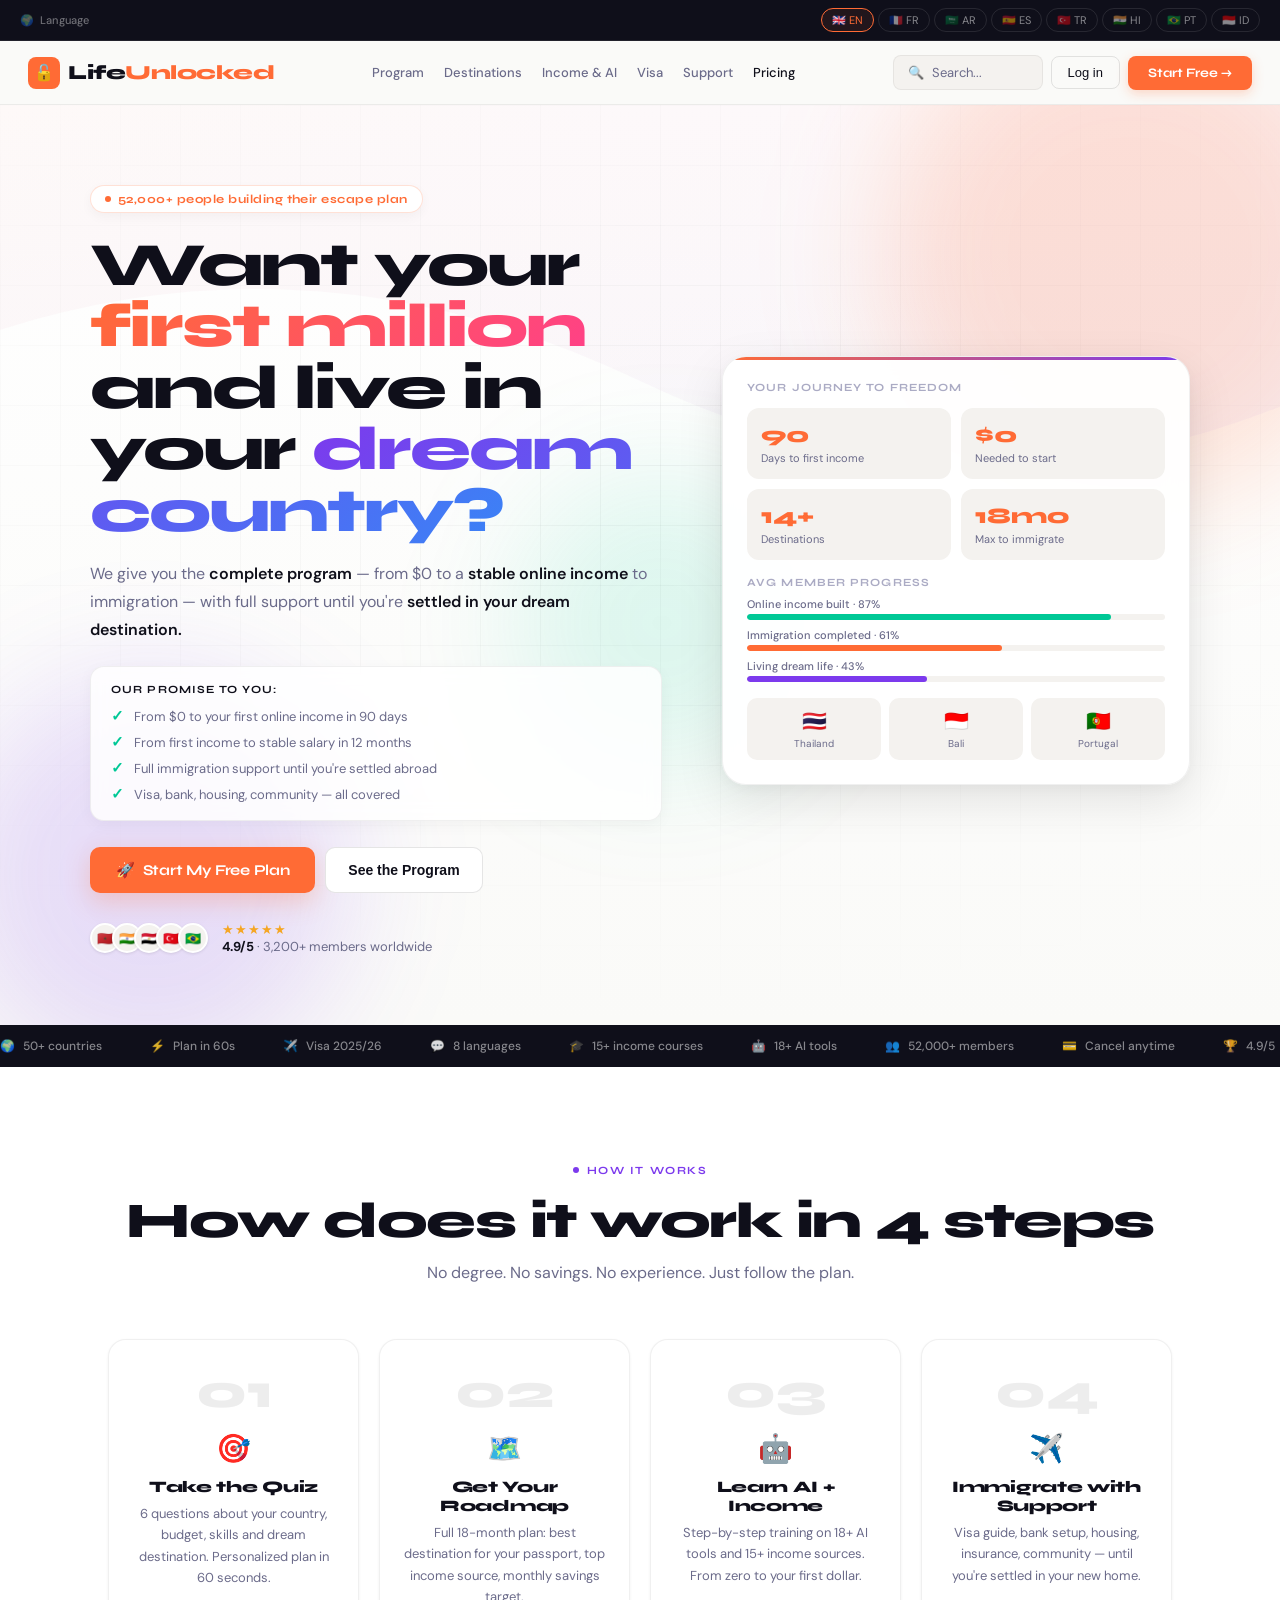
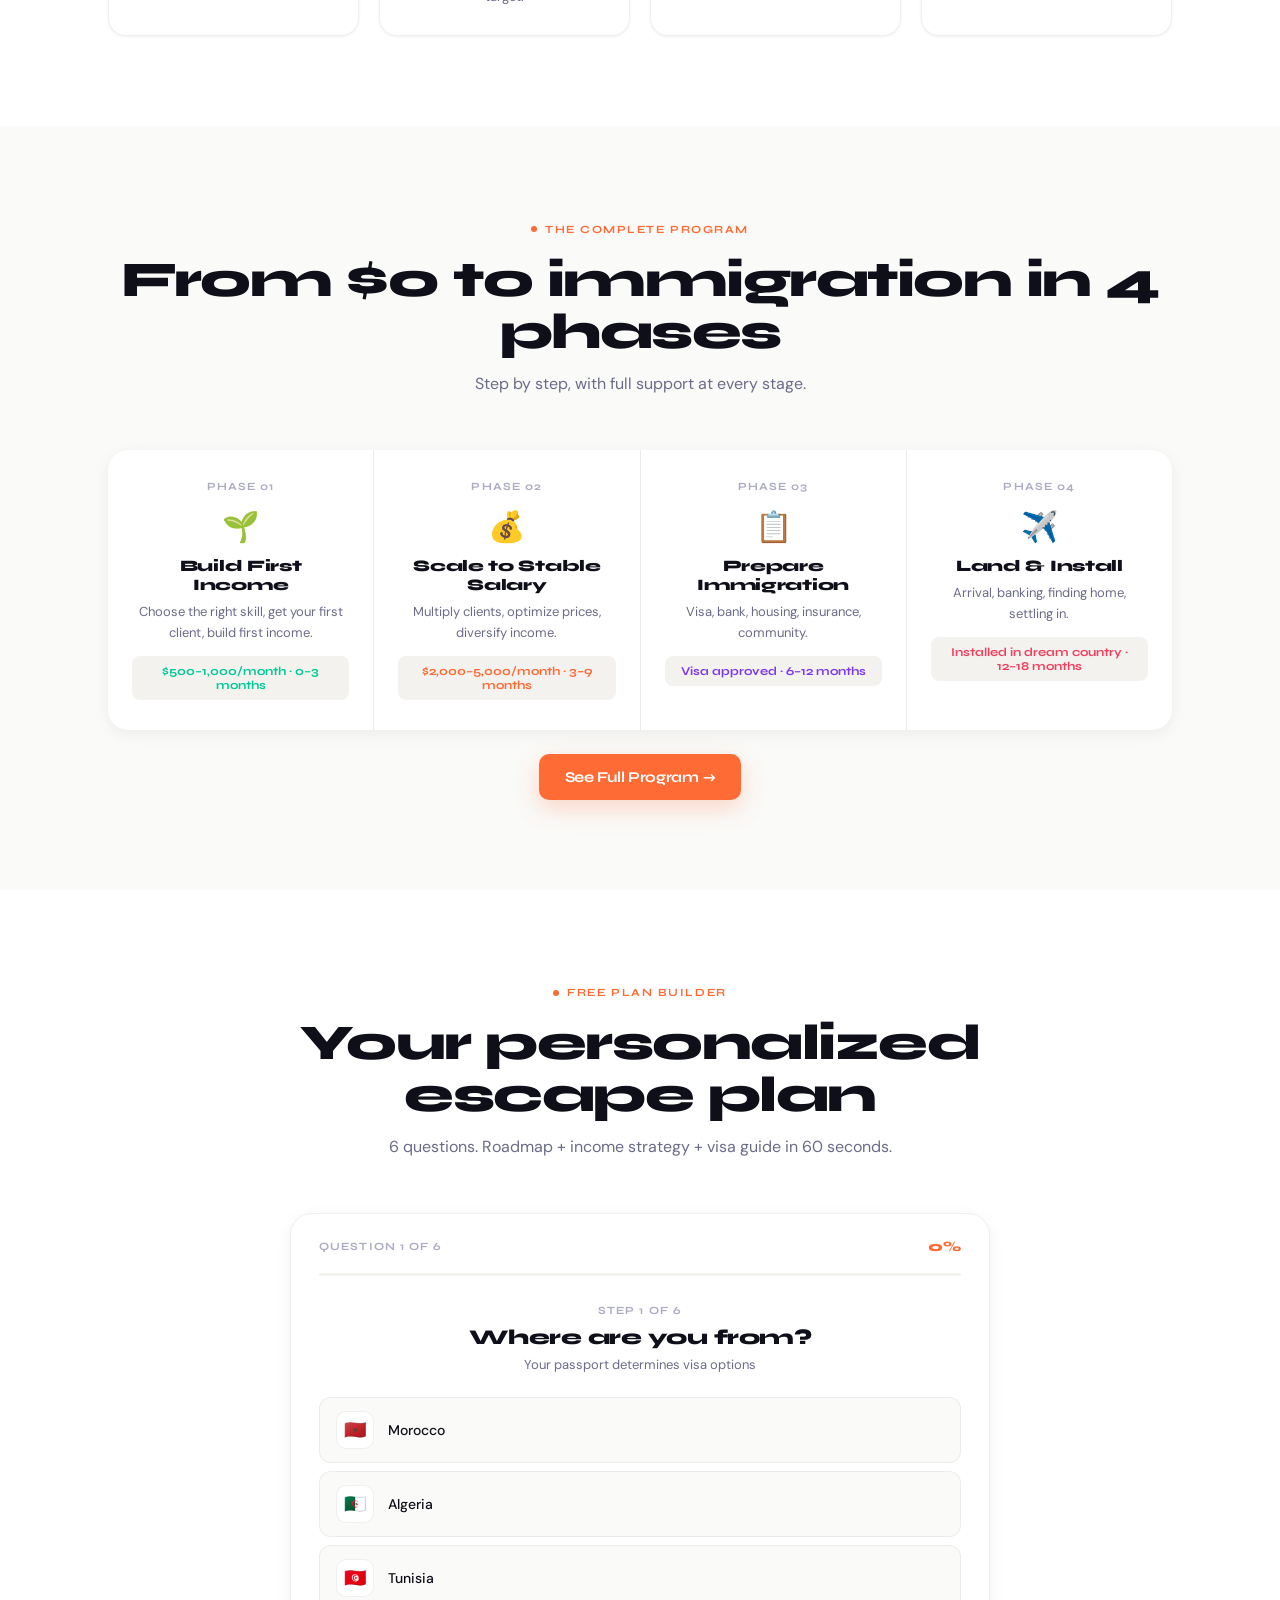
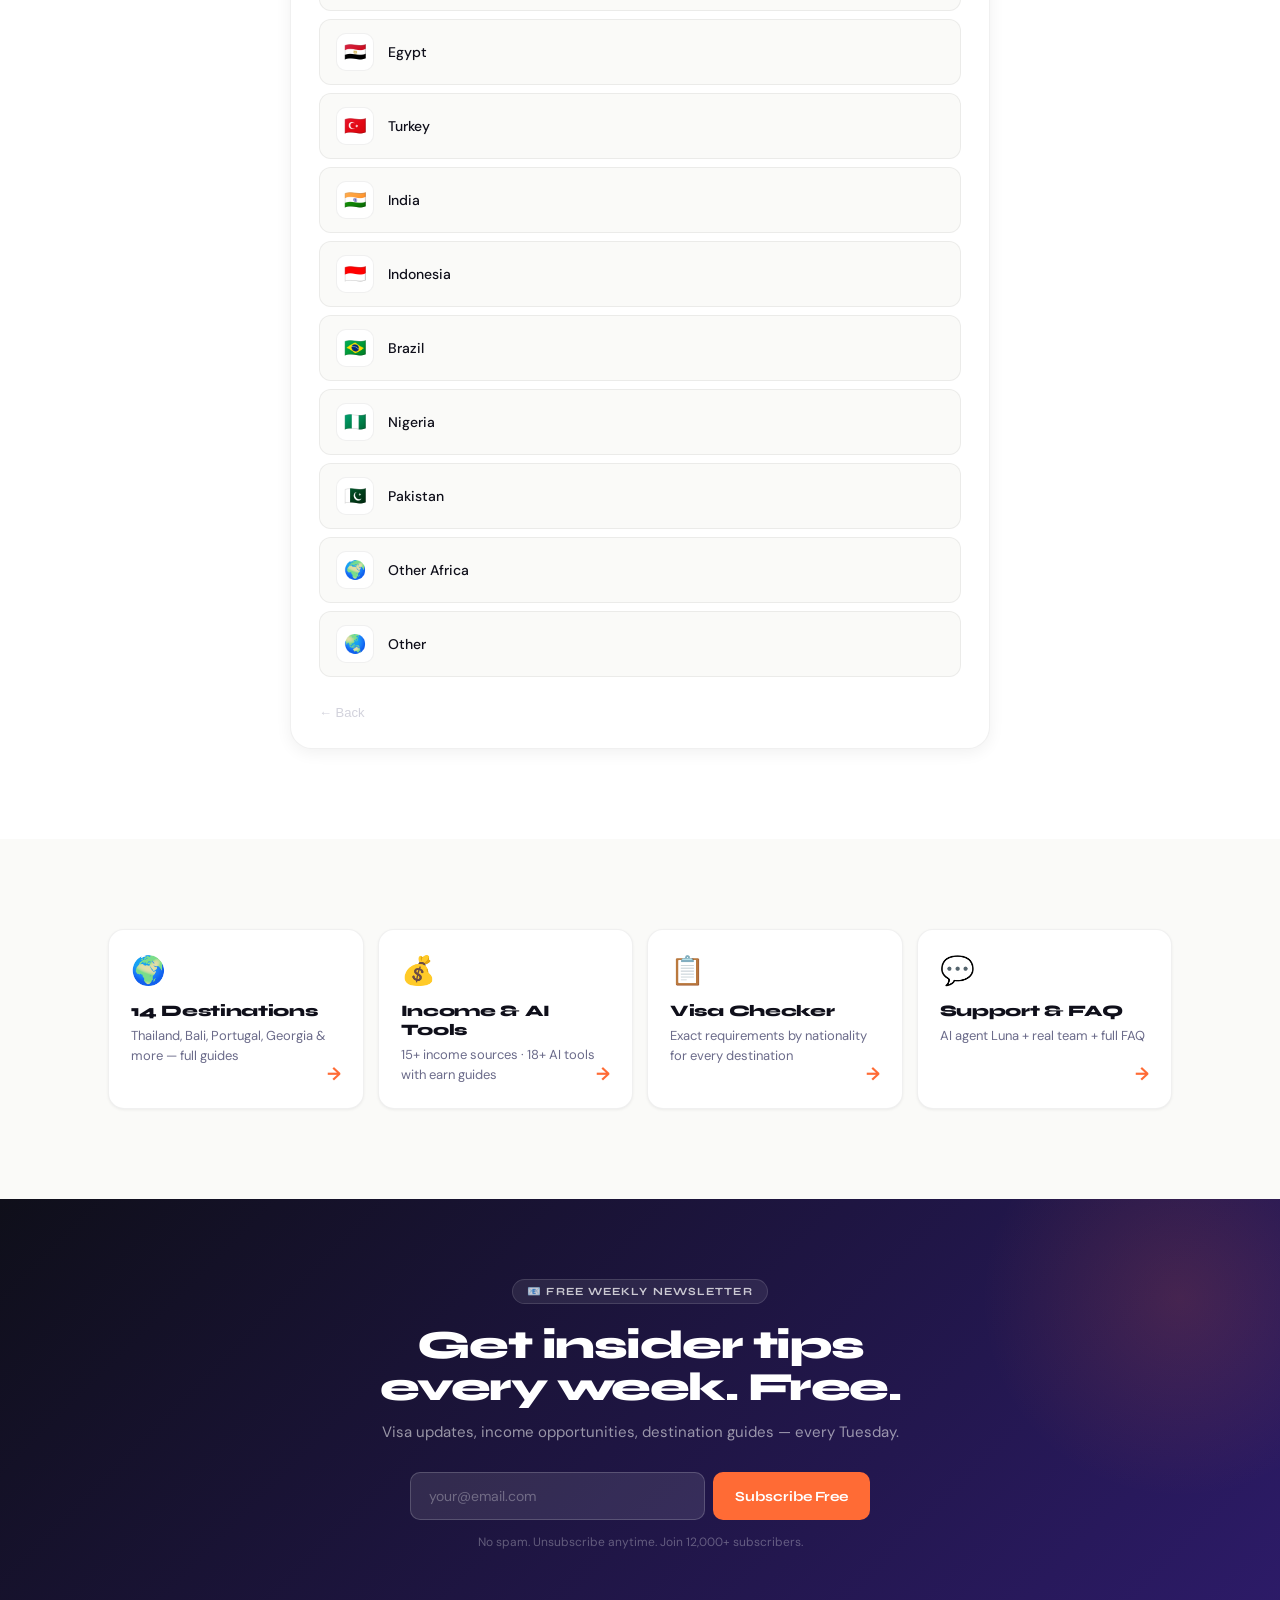
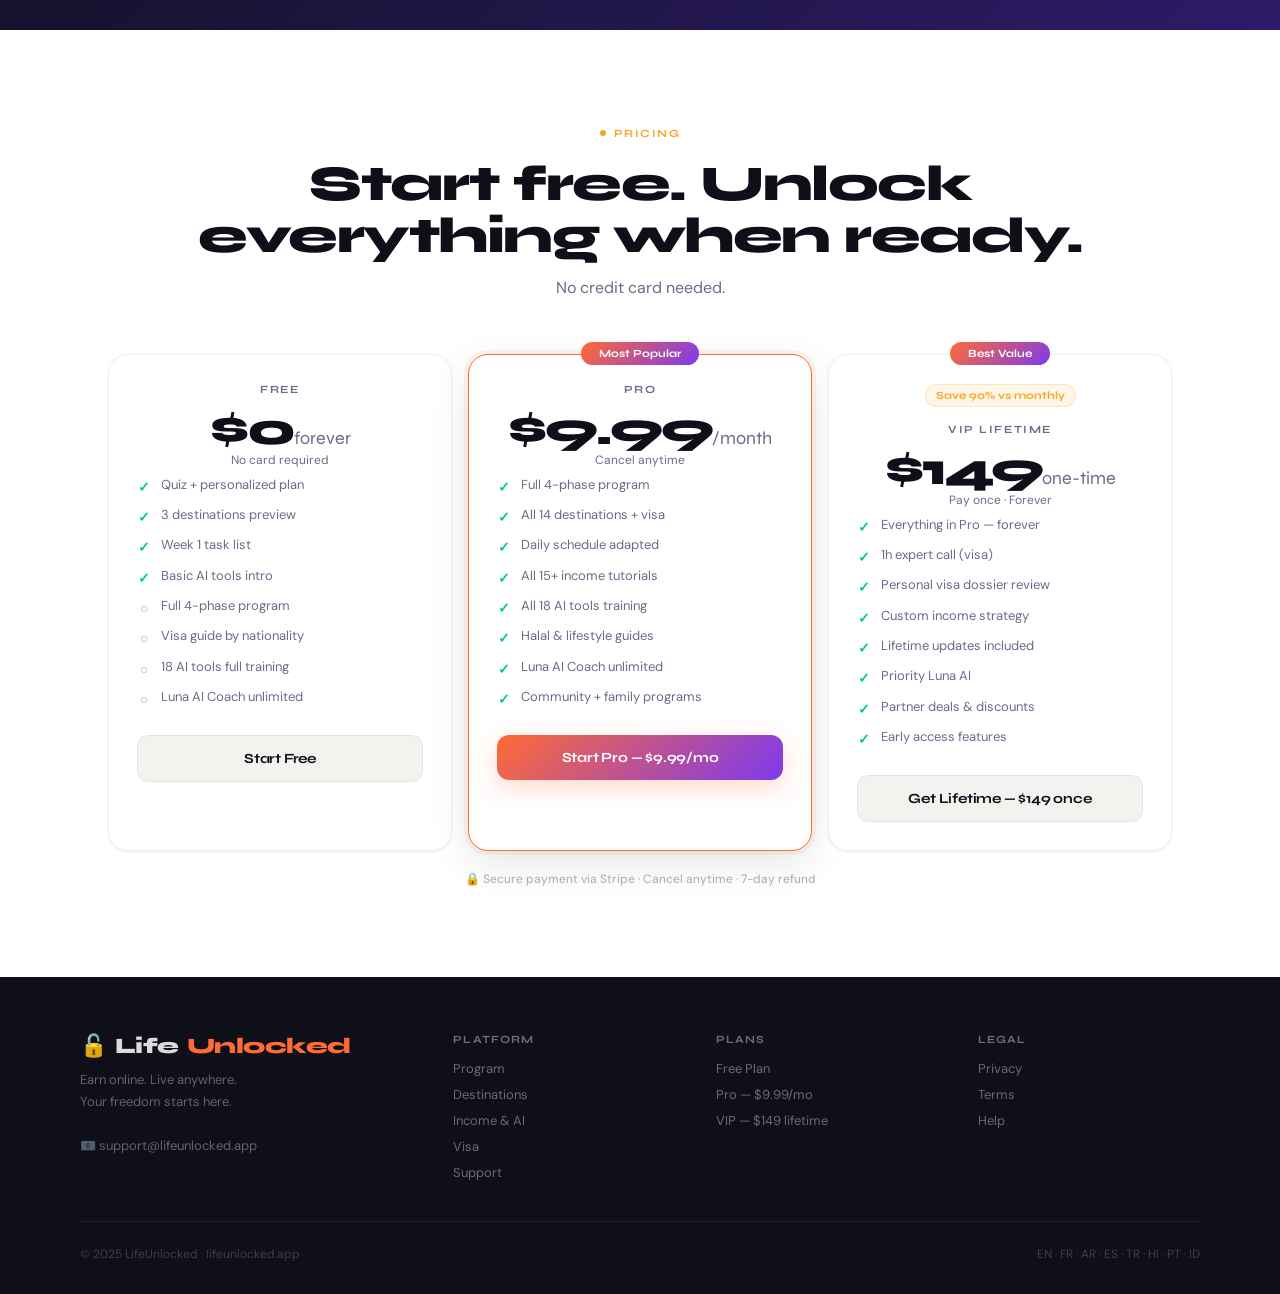
<file: index.html>
<!DOCTYPE html>
<html lang="en">
<head>
<meta charset="UTF-8">
<meta name="viewport" content="width=device-width, initial-scale=1.0">
<title>LifeUnlocked — Earn Online. Live Anywhere.</title>
<link href="https://fonts.googleapis.com/css2?family=Syne:wght@400;600;700;800&family=DM+Sans:wght@300;400;500;600&display=swap" rel="stylesheet">
<link rel="stylesheet" href="shared.css">
<style>
/* HERO with rich animated background */
.hero{padding:80px 28px 70px;position:relative;overflow:hidden;background:linear-gradient(180deg,#FFFFFF 0%,#FAFAF8 100%);min-height:680px;display:flex;align-items:center}
.hero-bg{position:absolute;inset:0;pointer-events:none;overflow:hidden;z-index:0}
.hero-bg svg{position:absolute;width:120%;height:120%;left:-10%;top:-10%;opacity:.7}
.hero-grid-bg{position:absolute;inset:0;background-image:linear-gradient(rgba(0,0,0,.04) 1px,transparent 1px),linear-gradient(90deg,rgba(0,0,0,.04) 1px,transparent 1px);background-size:60px 60px;mask-image:radial-gradient(ellipse 80% 60% at 50% 40%,black,transparent);-webkit-mask-image:radial-gradient(ellipse 80% 60% at 50% 40%,black,transparent)}
.hero-blob{position:absolute;border-radius:50%;filter:blur(60px);pointer-events:none;animation:floatBlob 20s ease-in-out infinite}
.hero-blob-1{width:500px;height:500px;background:rgba(255,107,53,.18);top:-100px;right:-100px}
.hero-blob-2{width:400px;height:400px;background:rgba(124,58,237,.15);bottom:-50px;left:-50px;animation-delay:-7s}
.hero-blob-3{width:300px;height:300px;background:rgba(0,200,150,.12);top:40%;left:40%;animation-delay:-14s}
@keyframes floatBlob{0%,100%{transform:translate(0,0) scale(1)}33%{transform:translate(40px,-30px) scale(1.1)}66%{transform:translate(-30px,40px) scale(0.95)}}

.hero-inner{max-width:1100px;margin:0 auto;display:grid;grid-template-columns:1.1fr 0.9fr;gap:60px;align-items:center;position:relative;z-index:2;width:100%}
.hero-badge{display:inline-flex;align-items:center;gap:7px;background:rgba(255,255,255,.9);backdrop-filter:blur(8px);border:1px solid rgba(255,107,53,.2);padding:6px 14px;border-radius:50px;font-size:12px;color:var(--or);font-weight:700;margin-bottom:22px;font-family:'Syne',sans-serif;letter-spacing:.04em;box-shadow:0 4px 12px rgba(0,0,0,.04)}
.pulse{width:6px;height:6px;border-radius:50%;background:var(--or);animation:pulse 2s infinite}
.hero-h1{font-family:'Syne',sans-serif;font-size:clamp(38px,4.8vw,62px);font-weight:800;line-height:1;letter-spacing:-2px;color:var(--tx);margin-bottom:18px}
.hero-h1 .g1{background:linear-gradient(135deg,var(--or),#FF4088);-webkit-background-clip:text;-webkit-text-fill-color:transparent;background-clip:text}
.hero-h1 .g2{background:linear-gradient(135deg,var(--pu),var(--bl));-webkit-background-clip:text;-webkit-text-fill-color:transparent;background-clip:text}
.hero-sub{font-size:16px;color:var(--mu);line-height:1.75;margin-bottom:22px}
.hero-sub strong{color:var(--tx);font-weight:600}
.promise-box{background:rgba(255,255,255,.85);backdrop-filter:blur(8px);border:1px solid var(--b1);border-radius:14px;padding:16px 20px;margin-bottom:26px;box-shadow:0 4px 16px rgba(0,0,0,.04)}
.promise-title{font-family:'Syne',sans-serif;font-size:11px;font-weight:700;color:var(--tx);text-transform:uppercase;letter-spacing:.1em;margin-bottom:10px}
.p-item{display:flex;align-items:center;gap:8px;font-size:13px;color:var(--mu);margin-bottom:6px}
.p-item:last-child{margin-bottom:0}
.p-check{color:var(--te);font-weight:700;font-size:15px;min-width:15px}
.hero-btns{display:flex;gap:10px;flex-wrap:wrap;margin-bottom:28px}
.hero-proof{display:flex;align-items:center;gap:14px}
.avs{display:flex}.av{width:30px;height:30px;border-radius:50%;border:2px solid #fff;margin-left:-8px;font-size:13px;display:flex;align-items:center;justify-content:center;background:var(--bg2);box-shadow:0 1px 3px rgba(0,0,0,.1)}.av:first-child{margin-left:0}
.proof-t{font-size:13px;color:var(--mu)}.proof-t strong{color:var(--tx)}
.stars-gold{color:#F5A623;font-size:13px;letter-spacing:1px}

/* HERO RIGHT */
.hero-card{background:rgba(255,255,255,.95);backdrop-filter:blur(12px);border-radius:24px;padding:24px;box-shadow:0 16px 48px rgba(0,0,0,.1),0 4px 16px rgba(0,0,0,.04);border:1px solid var(--b1);position:relative;overflow:hidden}
.hero-card::before{content:'';position:absolute;top:0;left:0;right:0;height:3px;background:linear-gradient(90deg,var(--or),var(--pu),var(--te));background-size:200% 100%;animation:shimmer 4s linear infinite}
@keyframes shimmer{0%{background-position:0% 50%}100%{background-position:200% 50%}}
.hc-label{font-family:'Syne',sans-serif;font-size:11px;font-weight:700;color:var(--fa);text-transform:uppercase;letter-spacing:.1em;margin-bottom:14px}
.hc-stats{display:grid;grid-template-columns:1fr 1fr;gap:10px;margin-bottom:16px}
.hc-s{background:var(--bg2);border-radius:12px;padding:14px}
.hc-s-n{font-family:'Syne',sans-serif;font-size:22px;font-weight:800;color:var(--or)}
.hc-s-l{font-size:11px;color:var(--mu);margin-top:3px}
.prog-label{font-size:11px;color:var(--mu);font-weight:500;margin-bottom:3px;margin-top:8px}
.prog-bar{height:6px;background:var(--bg2);border-radius:3px;overflow:hidden}
.prog-fill{height:100%;border-radius:3px;animation:fillIn 1.5s ease-out}
@keyframes fillIn{from{width:0!important}}
.dest-preview{display:grid;grid-template-columns:1fr 1fr 1fr;gap:8px;margin-top:16px}
.dp{background:var(--bg2);border-radius:10px;padding:10px;text-align:center;transition:transform .2s}
.dp:hover{transform:translateY(-2px)}
.dp-flag{font-size:20px}.dp-name{font-size:10px;color:var(--mu);margin-top:3px}

/* STEPS */
.steps-grid{display:grid;grid-template-columns:repeat(auto-fit,minmax(220px,1fr));gap:20px;margin-top:52px}
.step-card{background:#fff;border:1px solid var(--b1);border-radius:18px;padding:28px 24px;box-shadow:0 1px 3px rgba(0,0,0,.06);transition:all .3s;position:relative;overflow:hidden}
.step-card::before{content:'';position:absolute;top:0;left:0;right:0;height:3px;background:linear-gradient(90deg,var(--or),var(--pu));opacity:0;transition:opacity .3s}
.step-card:hover{box-shadow:0 8px 24px rgba(0,0,0,.08);transform:translateY(-4px)}.step-card:hover::before{opacity:1}
.step-num{font-family:'Syne',sans-serif;font-size:48px;font-weight:800;color:rgba(0,0,0,.07);line-height:1;margin-bottom:14px}
.step-ico{font-size:28px;margin-bottom:10px;display:block;animation:float 4s ease-in-out infinite}
.step-title{font-family:'Syne',sans-serif;font-size:16px;font-weight:800;color:var(--tx);margin-bottom:7px;letter-spacing:-.3px}
.step-desc{font-size:13px;color:var(--mu);line-height:1.65}

/* PHASES */
.phases-grid{display:grid;grid-template-columns:repeat(auto-fit,minmax(220px,1fr));gap:1px;background:var(--b1);border-radius:20px;overflow:hidden;box-shadow:0 4px 16px rgba(0,0,0,.06);margin-top:52px}
.phase{background:#fff;padding:30px 24px;transition:background .3s;cursor:pointer}
.phase:hover{background:var(--bg2)}
.phase-num{font-family:'Syne',sans-serif;font-size:11px;font-weight:700;color:var(--fa);text-transform:uppercase;letter-spacing:.1em;margin-bottom:14px}
.phase-ico{font-size:30px;margin-bottom:10px;display:block;animation:float 4s ease-in-out infinite}
.phase-title{font-family:'Syne',sans-serif;font-size:16px;font-weight:800;color:var(--tx);margin-bottom:8px;letter-spacing:-.3px}
.phase-desc{font-size:13px;color:var(--mu);line-height:1.6;margin-bottom:12px}
.phase-goal{background:var(--bg2);border-radius:8px;padding:8px 12px;font-size:12px;font-weight:700;font-family:'Syne',sans-serif}

/* QUIZ */
.q-shell{background:#fff;border:1px solid var(--b1);border-radius:22px;overflow:hidden;margin-top:52px;max-width:700px;margin-left:auto;margin-right:auto;box-shadow:0 4px 16px rgba(0,0,0,.06)}
.q-header{padding:24px 28px 0}
.q-bar-wrap{height:3px;background:var(--bg2);border-radius:2px;margin-top:18px}
.q-bar{height:100%;background:linear-gradient(90deg,var(--or),var(--pu));border-radius:2px;transition:width .4s}
.q-body{padding:28px}
.q-step{font-family:'Syne',sans-serif;font-size:11px;font-weight:700;color:var(--fa);text-transform:uppercase;letter-spacing:.1em;margin-bottom:8px}
.q-text{font-family:'Syne',sans-serif;font-size:21px;font-weight:800;color:var(--tx);line-height:1.2;margin-bottom:6px;letter-spacing:-.5px}
.q-hint{font-size:13px;color:var(--mu);margin-bottom:24px}
.q-opts{display:grid;gap:8px}
.q-opt{background:var(--bg);border:1.5px solid var(--b1);border-radius:12px;padding:13px 16px;display:flex;align-items:center;gap:14px;cursor:pointer;text-align:left;color:var(--tx);font-size:14px;font-weight:500;transition:all .2s;font-family:'DM Sans',sans-serif;width:100%}
.q-opt:hover{border-color:var(--or);background:var(--or4);transform:translateY(-1px)}
.q-opt.sel{border-color:var(--or);background:var(--or4);color:var(--or)}
.q-opt-ico{width:38px;height:38px;border-radius:10px;background:#fff;border:1px solid var(--b1);display:flex;align-items:center;justify-content:center;font-size:18px;min-width:38px}
.q-opt.sel .q-opt-ico{background:var(--or);border-color:var(--or)}
.q-footer{padding:0 28px 28px;display:flex;align-items:center;justify-content:space-between}
.q-back{background:transparent;border:none;color:var(--mu);font-size:13px;cursor:pointer;font-weight:500}

/* RESULT */
.res-shell{background:#fff;border:1px solid var(--b1);border-radius:22px;overflow:hidden;margin-top:52px;max-width:700px;margin-left:auto;margin-right:auto;box-shadow:0 12px 40px rgba(0,0,0,.1)}
.res-top{padding:26px 30px;background:linear-gradient(135deg,var(--or),var(--pu));display:flex;align-items:center;gap:16px;position:relative;overflow:hidden}
.res-top::after{content:'🌏';position:absolute;right:20px;font-size:72px;opacity:.12}
.res-ico{width:52px;height:52px;border-radius:14px;background:rgba(255,255,255,.2);display:flex;align-items:center;justify-content:center;font-size:22px}
.res-h{font-family:'Syne',sans-serif;font-size:19px;font-weight:800;color:#fff;letter-spacing:-.4px}
.res-sh{font-size:13px;color:rgba(255,255,255,.7);margin-top:2px}
.res-body{padding:26px 30px}
.res-grid{display:grid;grid-template-columns:1fr 1fr;gap:10px;margin-bottom:22px}
.ri{background:var(--bg2);border-radius:12px;padding:14px}
.ri-l{font-size:10px;color:var(--fa);text-transform:uppercase;letter-spacing:.1em;font-weight:700;margin-bottom:4px;font-family:'Syne',sans-serif}
.ri-v{font-family:'Syne',sans-serif;font-size:14px;font-weight:800;color:var(--tx);letter-spacing:-.3px}
.ri-v.ok{color:var(--te)}
.acts-title{font-family:'Syne',sans-serif;font-size:11px;font-weight:700;color:var(--mu);text-transform:uppercase;letter-spacing:.1em;margin-bottom:10px}
.act{display:flex;align-items:flex-start;gap:12px;padding:11px;background:var(--bg2);border-radius:11px;margin-bottom:7px}
.act-num{width:24px;height:24px;border-radius:7px;background:var(--or);color:#fff;font-size:12px;font-weight:800;display:flex;align-items:center;justify-content:center;min-width:24px;font-family:'Syne',sans-serif}
.act-text{font-size:13px;color:var(--mu);line-height:1.5}
.unlock-box{background:linear-gradient(135deg,rgba(124,58,237,.07),rgba(255,107,53,.05));border:1.5px solid rgba(124,58,237,.15);border-radius:14px;padding:22px;margin-top:22px}
.unlock-title{font-family:'Syne',sans-serif;font-size:15px;font-weight:800;color:var(--pu);margin-bottom:4px;letter-spacing:-.4px}
.unlock-sub{font-size:13px;color:var(--mu);margin-bottom:16px;line-height:1.55}

/* NEWSLETTER */
.nl-wrap{background:linear-gradient(135deg,#0F0F1A 0%,#2D1B69 100%);padding:80px 28px;position:relative;overflow:hidden;text-align:center}
.nl-orb{position:absolute;width:400px;height:400px;border-radius:50%;background:radial-gradient(circle,rgba(255,107,53,.15) 0%,transparent 70%);right:-100px;top:-100px;pointer-events:none}
.nl-inner{max-width:600px;margin:0 auto;position:relative;z-index:1}
.nl-tag{display:inline-flex;align-items:center;gap:6px;background:rgba(255,255,255,.08);border:1px solid rgba(255,255,255,.12);padding:5px 14px;border-radius:50px;font-size:11px;color:rgba(255,255,255,.75);font-weight:700;margin-bottom:20px;font-family:'Syne',sans-serif;letter-spacing:.1em;text-transform:uppercase}
.nl-h{font-family:'Syne',sans-serif;font-size:clamp(26px,5vw,40px);font-weight:800;color:#fff;letter-spacing:-1.5px;margin-bottom:12px;line-height:1.05}
.nl-sub{font-size:15px;color:rgba(255,255,255,.55);margin-bottom:28px;line-height:1.65}
.nl-form{display:flex;gap:8px;max-width:460px;margin:0 auto 14px}
.nl-input{flex:1;background:rgba(255,255,255,.1);border:1px solid rgba(255,255,255,.18);border-radius:10px;padding:14px 18px;font-size:14px;color:#fff;font-family:'DM Sans',sans-serif;outline:none;transition:all .2s}
.nl-input::placeholder{color:rgba(255,255,255,.3)}
.nl-input:focus{border-color:var(--or);background:rgba(255,255,255,.15)}
.nl-btn{background:var(--or);color:#fff;border:none;border-radius:10px;padding:14px 22px;font-size:14px;font-weight:700;cursor:pointer;font-family:'Syne',sans-serif;transition:all .2s;white-space:nowrap}
.nl-btn:hover{background:var(--or2)}
.nl-note{font-size:12px;color:rgba(255,255,255,.3)}

/* PRICING */
.pricing-grid{display:grid;grid-template-columns:repeat(auto-fit,minmax(260px,1fr));gap:16px;margin-top:52px}
.price-card{background:#fff;border:1px solid var(--b1);border-radius:20px;padding:28px;position:relative;transition:all .3s;box-shadow:0 1px 3px rgba(0,0,0,.06)}
.price-card:hover{box-shadow:0 8px 24px rgba(0,0,0,.08)}
.price-card.featured{border-color:var(--or);box-shadow:0 0 0 4px rgba(255,107,53,.08),0 12px 40px rgba(0,0,0,.1)}
.pc-badge{position:absolute;top:-13px;left:50%;transform:translateX(-50%);background:linear-gradient(135deg,var(--or),var(--pu));color:#fff;font-size:11px;font-weight:700;padding:5px 18px;border-radius:50px;font-family:'Syne',sans-serif;white-space:nowrap}
.pc-plan{font-family:'Syne',sans-serif;font-size:11px;font-weight:700;color:var(--mu);text-transform:uppercase;letter-spacing:.14em;margin-bottom:10px}
.pc-price{font-family:'Syne',sans-serif;font-size:46px;font-weight:800;color:var(--tx);line-height:1;letter-spacing:-2px}
.pc-price span{font-size:18px;color:var(--mu);font-weight:400;letter-spacing:0}
.pc-period{font-size:12px;color:var(--mu);margin-bottom:8px}
.pc-promo{background:rgba(245,166,35,.1);border:1px solid rgba(245,166,35,.2);color:var(--go);font-size:11px;font-weight:700;padding:4px 10px;border-radius:20px;display:inline-block;margin-bottom:16px;font-family:'Syne',sans-serif}
.pc-feats{list-style:none;margin-bottom:26px;display:flex;flex-direction:column;gap:9px}
.pc-feats li{display:flex;align-items:flex-start;gap:10px;font-size:13px;color:var(--mu);line-height:1.45}
.pok{color:var(--te);font-size:14px;margin-top:1px;min-width:14px;font-weight:700}
.pno{color:var(--fa);font-size:14px;margin-top:1px;min-width:14px}
.pc-btn{width:100%;padding:14px;border-radius:12px;border:none;font-size:14px;font-weight:700;cursor:pointer;font-family:'Syne',sans-serif;transition:all .25s;letter-spacing:-.2px}
.pb-main{background:linear-gradient(135deg,var(--or),var(--pu));color:#fff;box-shadow:0 8px 24px rgba(255,107,53,.25)}
.pb-main:hover{opacity:.9;transform:translateY(-1px)}
.pb-ghost{background:var(--bg2);color:var(--tx);border:1.5px solid var(--b1)}
.pb-ghost:hover{border-color:var(--or);color:var(--or)}

@media(max-width:900px){.hero-inner{grid-template-columns:1fr}.hero-card{display:none}.hero{min-height:auto}}
@media(max-width:600px){.hero{padding:60px 16px 50px}.res-grid{grid-template-columns:1fr}.nl-form{flex-direction:column}.pricing-grid{grid-template-columns:1fr}}
</style>
</head>
<body>

<!-- AUTH -->
<div class="auth-overlay" id="auth-overlay">
  <div class="auth-box" id="auth-box">
    <div class="auth-header">
      <div class="auth-logo">🔓 <strong>Life</strong><span style="color:var(--or)">Unlocked</span></div>
      <button class="auth-close" onclick="closeAuth()">✕</button>
    </div>
    <div class="auth-tabs">
      <button class="auth-tab active" id="tab-signin" onclick="switchTab('signin')" data-i18n="auth_signin">Sign In</button>
      <button class="auth-tab" id="tab-signup" onclick="switchTab('signup')" data-i18n="auth_signup">Create Account</button>
    </div>
    <div id="auth-form-area"></div>
  </div>
</div>

<!-- NAV -->
<nav id="main-nav">
  <div class="nav-logo" onclick="window.location='index.html'">
    <div class="nav-logo-mark">🔓</div>
    <div><span class="nav-life">Life</span><span class="nav-ul">Unlocked</span></div>
  </div>
  <div class="nav-links">
    <a href="program.html" data-i18n="nav_program">Program</a>
    <a href="destinations.html" data-i18n="nav_destinations">Destinations</a>
    <a href="income.html" data-i18n="nav_income">Income & AI</a>
    <a href="visa.html" data-i18n="nav_visa">Visa</a>
    <a href="support.html" data-i18n="nav_support">Support</a>
    <a href="index.html#pricing" data-i18n="nav_pricing">Pricing</a>
  </div>
  <div class="nav-right">
    <div class="nav-search-btn" onclick="toggleSearch()">🔍 <span data-i18n="nav_search">Search...</span></div>
    <button class="nav-login-btn" onclick="openAuth('signin')" id="nav-login-btn" data-i18n="nav_login">Log in</button>
    <button class="nav-cta-btn" onclick="document.getElementById('quiz').scrollIntoView({behavior:'smooth'})" data-i18n="nav_cta">Start Free →</button>
  </div>
  <button class="nav-mobile-menu" onclick="toggleMobileNav()">☰</button>
</nav>

<div class="mobile-nav" id="mobile-nav">
  <a href="program.html">📋 Program</a>
  <a href="destinations.html">🌍 Destinations</a>
  <a href="income.html">💰 Income & AI</a>
  <a href="visa.html">📋 Visa</a>
  <a href="support.html">💬 Support</a>
  <a href="index.html#pricing">💎 Pricing</a>
</div>

<div class="search-bar-wrap" id="search-bar-wrap">
  <div class="search-bar-inner">
    <span>🔍</span>
    <input class="search-bar-input" id="search-input" placeholder="Search..." oninput="runSearch(this.value)" onkeydown="if(event.key==='Escape')toggleSearch()">
    <button onclick="toggleSearch()" style="background:none;border:none;cursor:pointer;color:var(--mu);font-size:16px">✕</button>
  </div>
  <div class="search-results" id="search-results"></div>
</div>

<!-- HERO with rich animated background -->
<div class="hero" id="hero">
  <div class="hero-bg">
    <div class="hero-grid-bg"></div>
    <div class="hero-blob hero-blob-1"></div>
    <div class="hero-blob hero-blob-2"></div>
    <div class="hero-blob hero-blob-3"></div>
    <svg viewBox="0 0 1200 600" xmlns="http://www.w3.org/2000/svg" preserveAspectRatio="none">
      <defs>
        <linearGradient id="heroGrad1" x1="0%" y1="0%" x2="100%" y2="100%">
          <stop offset="0%" style="stop-color:#FF6B35;stop-opacity:0.05"/>
          <stop offset="100%" style="stop-color:#7C3AED;stop-opacity:0.05"/>
        </linearGradient>
      </defs>
      <path d="M0,200 Q300,100 600,200 T1200,180 L1200,0 L0,0 Z" fill="url(#heroGrad1)"/>
    </svg>
  </div>
  <div class="hero-inner">
    <div>
      <div class="hero-badge"><div class="pulse"></div><span id="hb-text">52,000+ people building their escape plan</span></div>
      <h1 class="hero-h1" id="hero-h1-text">Want your <span class="g1">first million</span> and live in your <span class="g2">dream country?</span></h1>
      <p class="hero-sub" id="hero-sub-text">We give you the <strong>complete program</strong> — from $0 to a <strong>stable online income</strong> to immigration — with full support until you're <strong>settled in your dream destination.</strong></p>
      <div class="promise-box">
        <div class="promise-title" id="promise-title-text">Our promise to you:</div>
        <div class="p-item"><span class="p-check">✓</span><span id="p1">From $0 to your first online income in 90 days</span></div>
        <div class="p-item"><span class="p-check">✓</span><span id="p2">From first income to stable salary in 12 months</span></div>
        <div class="p-item"><span class="p-check">✓</span><span id="p3">Full immigration support until you're settled abroad</span></div>
        <div class="p-item"><span class="p-check">✓</span><span id="p4">Visa, bank, housing, community — all covered</span></div>
      </div>
      <div class="hero-btns">
        <button class="btn-primary" onclick="document.getElementById('quiz').scrollIntoView({behavior:'smooth'})">🚀 <span id="cta1">Start My Free Plan</span></button>
        <button class="btn-secondary" onclick="window.location='program.html'" id="cta2">See the Program</button>
      </div>
      <div class="hero-proof">
        <div class="avs"><div class="av">🇲🇦</div><div class="av">🇮🇳</div><div class="av">🇪🇬</div><div class="av">🇹🇷</div><div class="av">🇧🇷</div></div>
        <div>
          <div class="stars-gold">★★★★★</div>
          <div class="proof-t"><strong>4.9/5</strong> · <span id="proof-count">3,200+ members worldwide</span></div>
        </div>
      </div>
    </div>
    <div class="hero-card">
      <div class="hc-label" id="hc-label-text">Your Journey to Freedom</div>
      <div class="hc-stats">
        <div class="hc-s"><div class="hc-s-n">90</div><div class="hc-s-l" id="hc1">Days to first income</div></div>
        <div class="hc-s"><div class="hc-s-n">$0</div><div class="hc-s-l" id="hc2">Needed to start</div></div>
        <div class="hc-s"><div class="hc-s-n">14+</div><div class="hc-s-l" id="hc3">Destinations</div></div>
        <div class="hc-s"><div class="hc-s-n">18mo</div><div class="hc-s-l" id="hc4">Max to immigrate</div></div>
      </div>
      <div class="hc-label" style="margin-bottom:4px" id="hc-progress-text">Avg member progress</div>
      <div class="prog-label" id="hc-p1">Online income built · 87%</div>
      <div class="prog-bar"><div class="prog-fill" style="width:87%;background:var(--te)"></div></div>
      <div class="prog-label" id="hc-p2">Immigration completed · 61%</div>
      <div class="prog-bar"><div class="prog-fill" style="width:61%;background:var(--or)"></div></div>
      <div class="prog-label" id="hc-p3">Living dream life · 43%</div>
      <div class="prog-bar"><div class="prog-fill" style="width:43%;background:var(--pu)"></div></div>
      <div class="dest-preview">
        <div class="dp"><div class="dp-flag">🇹🇭</div><div class="dp-name">Thailand</div></div>
        <div class="dp"><div class="dp-flag">🇮🇩</div><div class="dp-name">Bali</div></div>
        <div class="dp"><div class="dp-flag">🇵🇹</div><div class="dp-name">Portugal</div></div>
      </div>
    </div>
  </div>
</div>

<!-- TRUST BAR -->
<div class="trust-bar"><div class="trust-inner" id="trust-inner"></div></div>

<!-- HOW IT WORKS -->
<div class="section-wrap" id="how">
  <div class="section section-center">
    <div class="sec-tag st-pu"><div class="sec-tag-dot"></div><span class="sec-tag-txt" id="how-tag">How it works</span></div>
    <h2 class="sec-heading" id="how-h">4 steps to <span class="grad-pu">total freedom</span></h2>
    <p class="sec-sub c" id="how-sub">No degree. No savings. No experience. Just follow the plan.</p>
    <div class="steps-grid" id="steps-grid"></div>
  </div>
</div>

<!-- PROGRAM PREVIEW -->
<div class="section-wrap alt" id="program">
  <div class="section section-center">
    <div class="sec-tag st-or"><div class="sec-tag-dot"></div><span class="sec-tag-txt" id="prog-tag">The Complete Program</span></div>
    <h2 class="sec-heading" id="prog-h">From <span class="grad-or">$0 to immigration</span><br>in 4 phases</h2>
    <p class="sec-sub c" id="prog-sub">Step by step, with full support at every stage.</p>
    <div class="phases-grid" id="phases-grid"></div>
    <div style="margin-top:24px;text-align:center">
      <button class="btn-primary" onclick="window.location='program.html'" id="prog-cta">See Full Program →</button>
    </div>
  </div>
</div>

<!-- QUIZ -->
<div class="section-wrap" id="quiz-section">
  <div class="section section-center" id="quiz" style="max-width:760px">
    <div class="sec-tag st-or"><div class="sec-tag-dot"></div><span class="sec-tag-txt" id="quiz-tag">Free Plan Builder</span></div>
    <h2 class="sec-heading" id="quiz-h">Your personalized <span class="grad-or">escape plan</span></h2>
    <p class="sec-sub c" id="quiz-sub">6 questions. Roadmap + income strategy + visa guide in 60 seconds.</p>
    <div class="q-shell" id="q-shell">
      <div class="q-header">
        <div style="display:flex;justify-content:space-between;align-items:center">
          <span id="q-label" style="font-family:'Syne',sans-serif;font-size:11px;font-weight:700;color:var(--fa);text-transform:uppercase;letter-spacing:.1em">Question 1 of 6</span>
          <span id="q-pct" style="font-family:'Syne',sans-serif;font-size:14px;font-weight:800;color:var(--or)">0%</span>
        </div>
        <div class="q-bar-wrap"><div class="q-bar" id="q-bar"></div></div>
      </div>
      <div class="q-body" id="q-body"></div>
      <div class="q-footer"><button class="q-back" id="q-back" onclick="goBack()" style="opacity:.3">← Back</button></div>
    </div>
    <div id="result-wrap" style="display:none"></div>
  </div>
</div>

<!-- QUICK LINKS -->
<div class="section-wrap alt">
  <div class="section">
    <div style="display:grid;grid-template-columns:repeat(auto-fit,minmax(220px,1fr));gap:14px">
      <a href="destinations.html" class="quick-link-card">
        <div class="ql-ico">🌍</div>
        <div class="ql-title" id="ql1-t">14 Destinations</div>
        <div class="ql-sub" id="ql1-s">Thailand, Bali, Portugal, Georgia & more — full guides</div>
        <div class="ql-arrow">→</div>
      </a>
      <a href="income.html" class="quick-link-card">
        <div class="ql-ico">💰</div>
        <div class="ql-title" id="ql2-t">Income & AI Tools</div>
        <div class="ql-sub" id="ql2-s">15+ income sources · 18+ AI tools with earn guides</div>
        <div class="ql-arrow">→</div>
      </a>
      <a href="visa.html" class="quick-link-card">
        <div class="ql-ico">📋</div>
        <div class="ql-title" id="ql3-t">Visa Checker</div>
        <div class="ql-sub" id="ql3-s">Exact requirements by nationality for every destination</div>
        <div class="ql-arrow">→</div>
      </a>
      <a href="support.html" class="quick-link-card">
        <div class="ql-ico">💬</div>
        <div class="ql-title" id="ql4-t">Support & FAQ</div>
        <div class="ql-sub" id="ql4-s">AI agent Luna + real team + full FAQ</div>
        <div class="ql-arrow">→</div>
      </a>
    </div>
  </div>
</div>

<!-- NEWSLETTER -->
<div class="nl-wrap">
  <div class="nl-orb"></div>
  <div class="nl-inner">
    <div class="nl-tag" id="nl-tag-text">📧 Free Weekly Newsletter</div>
    <h2 class="nl-h" id="nl-h-text">Get insider tips every week. Free.</h2>
    <p class="nl-sub" id="nl-sub-text">Visa updates, income opportunities, destination guides, and success stories — every Tuesday.</p>
    <div class="nl-form">
      <input class="nl-input" id="nl-email" type="email" placeholder="your@email.com">
      <button class="nl-btn" onclick="subscribeNL()" id="nl-btn-text">Subscribe Free</button>
    </div>
    <div class="nl-note" id="nl-note-text">No spam. Unsubscribe anytime. Join 12,000+ subscribers.</div>
  </div>
</div>

<!-- PRICING -->
<div class="section-wrap" id="pricing">
  <div class="section section-center">
    <div class="sec-tag st-go"><div class="sec-tag-dot"></div><span class="sec-tag-txt" id="pr-tag">Pricing</span></div>
    <h2 class="sec-heading" id="pr-h">Start free. Unlock <span class="grad-go">everything</span> when ready.</h2>
    <p class="sec-sub c" id="pr-sub">No credit card needed. Upgrade when you want the full program.</p>
    <div class="pricing-grid" id="pricing-grid"></div>
    <p style="font-size:12px;color:var(--fa);margin-top:20px" id="pr-note">🔒 Secure payment via Stripe · Cancel anytime · 7-day refund</p>
  </div>
</div>

<!-- FOOTER -->
<footer class="main-footer">
  <div class="footer-inner">
    <div class="footer-top">
      <div>
        <div class="footer-logo">🔓 <span style="color:rgba(255,255,255,.85)">Life</span><span style="color:var(--or)">Unlocked</span></div>
        <div class="footer-tagline" id="ft-tagline">Earn online. Live anywhere.<br>Your freedom starts here.<br><br>📧 support@lifeunlocked.app</div>
      </div>
      <div>
        <div class="footer-col-title" data-i18n="ft_platform">Platform</div>
        <div class="footer-links">
          <a href="program.html" data-i18n="nav_program">Program</a>
          <a href="destinations.html" data-i18n="nav_destinations">Destinations</a>
          <a href="income.html" data-i18n="nav_income">Income & AI</a>
          <a href="visa.html" data-i18n="nav_visa">Visa</a>
          <a href="support.html" data-i18n="nav_support">Support</a>
        </div>
      </div>
      <div>
        <div class="footer-col-title" data-i18n="ft_plans">Plans</div>
        <div class="footer-links">
          <a href="#pricing">Free Plan</a>
          <a href="#pricing">Pro — $9.99/mo</a>
          <a href="#pricing">VIP — $149 lifetime</a>
        </div>
      </div>
      <div>
        <div class="footer-col-title" data-i18n="ft_legal">Legal</div>
        <div class="footer-links">
          <a href="#" data-i18n="ft_privacy">Privacy</a>
          <a href="#" data-i18n="ft_terms">Terms</a>
          <a href="support.html" data-i18n="ft_help">Help</a>
        </div>
      </div>
    </div>
    <div class="footer-bottom">
      <span>© 2025 LifeUnlocked · lifeunlocked.app</span>
      <span>EN · FR · AR · ES · TR · HI · PT · ID</span>
    </div>
  </div>
</footer>

<script src="shared.js"></script>
<script>
// PAGE-SPECIFIC TRANSLATIONS
const PAGE_T = {
  en: {
    hb: '52,000+ people building their escape plan',
    h1: 'Want your <span class="g1">first million</span> and live in your <span class="g2">dream country?</span>',
    sub: 'We give you the <strong>complete program</strong> — from $0 to a <strong>stable online income</strong> to immigration — with full support until you\'re <strong>settled in your dream destination.</strong>',
    promise_title: 'Our promise to you:',
    p1: 'From $0 to your first online income in 90 days',
    p2: 'From first income to stable salary in 12 months',
    p3: 'Full immigration support until you\'re settled abroad',
    p4: 'Visa, bank, housing, community — all covered',
    cta1: 'Start My Free Plan', cta2: 'See the Program',
    proof_count: '3,200+ members worldwide',
    hc_label: 'Your Journey to Freedom',
    hc1: 'Days to first income', hc2: 'Needed to start', hc3: 'Destinations', hc4: 'Max to immigrate',
    hc_progress: 'Avg member progress',
    hc_p1: 'Online income built · 87%', hc_p2: 'Immigration completed · 61%', hc_p3: 'Living dream life · 43%',
    how_tag: 'How it works', how_h: 'How does it work in 4 steps', how_sub: 'No degree. No savings. No experience. Just follow the plan.',
    prog_tag: 'The Complete Program', prog_h: 'From $0 to immigration in 4 phases', prog_sub: 'Step by step, with full support at every stage.',
    prog_cta: 'See Full Program →',
    quiz_tag: 'Free Plan Builder', quiz_h: 'Your personalized escape plan', quiz_sub: '6 questions. Roadmap + income strategy + visa guide in 60 seconds.',
    ql1_t: '14 Destinations', ql1_s: 'Thailand, Bali, Portugal, Georgia & more — full guides',
    ql2_t: 'Income & AI Tools', ql2_s: '15+ income sources · 18+ AI tools with earn guides',
    ql3_t: 'Visa Checker', ql3_s: 'Exact requirements by nationality for every destination',
    ql4_t: 'Support & FAQ', ql4_s: 'AI agent Luna + real team + full FAQ',
    nl_tag: '📧 Free Weekly Newsletter', nl_h: 'Get insider tips every week. Free.',
    nl_sub: 'Visa updates, income opportunities, destination guides — every Tuesday.',
    nl_btn: 'Subscribe Free', nl_note: 'No spam. Unsubscribe anytime. Join 12,000+ subscribers.',
    pr_tag: 'Pricing', pr_h: 'Start free. Unlock everything when ready.', pr_sub: 'No credit card needed.',
    pr_note: '🔒 Secure payment via Stripe · Cancel anytime · 7-day refund',
    ft_tagline: 'Earn online. Live anywhere.<br>Your freedom starts here.<br><br>📧 support@lifeunlocked.app',
    step1_t:'Take the Quiz',step1_d:'6 questions about your country, budget, skills and dream destination. Personalized plan in 60 seconds.',
    step2_t:'Get Your Roadmap',step2_d:'Full 18-month plan: best destination for your passport, top income source, monthly savings target.',
    step3_t:'Learn AI + Income',step3_d:'Step-by-step training on 18+ AI tools and 15+ income sources. From zero to your first dollar.',
    step4_t:'Immigrate with Support',step4_d:'Visa guide, bank setup, housing, insurance, community — until you\'re settled in your new home.',
    phase1_t:'Build First Income',phase1_d:'Choose the right skill, get your first client, build first income.',phase1_g:'$500–1,000/month · 0–3 months',
    phase2_t:'Scale to Stable Salary',phase2_d:'Multiply clients, optimize prices, diversify income.',phase2_g:'$2,000–5,000/month · 3–9 months',
    phase3_t:'Prepare Immigration',phase3_d:'Visa, bank, housing, insurance, community.',phase3_g:'Visa approved · 6–12 months',
    phase4_t:'Land & Install',phase4_d:'Arrival, banking, finding home, settling in.',phase4_g:'Installed in dream country · 12–18 months',
  },
  fr: {
    hb: '52 000+ personnes construisent leur plan de liberté',
    h1: 'Tu veux ton <span class="g1">premier million</span> et vivre dans <span class="g2">ton pays de rêve ?</span>',
    sub: 'On te donne le <strong>programme complet</strong> — de 0$ à un <strong>revenu en ligne stable</strong> jusqu\'à l\'immigration — avec un accompagnement complet jusqu\'à ce que tu sois <strong>installé dans ton pays de rêve.</strong>',
    promise_title: 'Notre promesse :',
    p1: 'De 0$ à ton premier revenu en ligne en 90 jours',
    p2: 'Du premier revenu au salaire stable en 12 mois',
    p3: 'Accompagnement complet jusqu\'à ton installation à l\'étranger',
    p4: 'Visa, banque, logement, communauté — tout inclus',
    cta1: 'Créer mon plan gratuit', cta2: 'Voir le programme',
    proof_count: '3 200+ membres dans le monde',
    hc_label: 'Ton chemin vers la liberté',
    hc1: 'Jours au 1er revenu', hc2: 'Pour commencer', hc3: 'Destinations', hc4: 'Max pour immigrer',
    hc_progress: 'Progression moyenne',
    hc_p1: 'Revenu en ligne · 87%', hc_p2: 'Immigration terminée · 61%', hc_p3: 'Vit son rêve · 43%',
    how_tag: 'Comment ça marche', how_h: '4 étapes vers la liberté totale', how_sub: 'Pas de diplôme. Pas d\'économies. Pas d\'expérience.',
    prog_tag: 'Le Programme Complet', prog_h: 'De 0$ à l\'immigration en 4 phases', prog_sub: 'Étape par étape, avec un soutien complet.',
    prog_cta: 'Voir le programme complet →',
    quiz_tag: 'Créateur de Plan Gratuit', quiz_h: 'Ton plan d\'évasion personnalisé', quiz_sub: '6 questions. Plan + revenu + visa en 60 secondes.',
    ql1_t: '14 Destinations', ql1_s: 'Thaïlande, Bali, Portugal, Géorgie — guides complets',
    ql2_t: 'Revenus & IA', ql2_s: '15+ sources de revenus · 18+ outils IA',
    ql3_t: 'Vérificateur Visa', ql3_s: 'Exigences exactes par nationalité',
    ql4_t: 'Aide & FAQ', ql4_s: 'Agent IA Luna + vraie équipe',
    nl_tag: '📧 Newsletter Gratuite', nl_h: 'Reçois les meilleurs conseils chaque semaine.',
    nl_sub: 'Mises à jour visa, opportunités de revenus, guides destinations — chaque mardi.',
    nl_btn: 'S\'abonner gratuit', nl_note: 'Pas de spam. Désinscription à tout moment.',
    pr_tag: 'Tarifs', pr_h: 'Gratuit pour commencer. Tout débloquer quand tu veux.', pr_sub: 'Aucune carte bancaire requise.',
    pr_note: '🔒 Paiement sécurisé Stripe · Résiliation à tout moment · Garantie 7 jours',
    ft_tagline: 'Gagne en ligne. Vis où tu veux.<br>Ta liberté commence ici.<br><br>📧 support@lifeunlocked.app',
    step1_t:'Fais le Quiz',step1_d:'6 questions sur ton pays, budget, compétences. Plan personnalisé en 60 secondes.',
    step2_t:'Reçois ta feuille de route',step2_d:'Plan complet 18 mois : meilleure destination, source de revenus, objectif d\'épargne.',
    step3_t:'Apprends IA & Revenus',step3_d:'Formation étape par étape sur 18+ outils IA et 15+ sources de revenus.',
    step4_t:'Immigre avec soutien',step4_d:'Guide visa, banque, logement, assurance, communauté.',
    phase1_t:'Premier revenu',phase1_d:'Choisis la bonne compétence, premier client, premier revenu.',phase1_g:'$500–1,000/mois · 0–3 mois',
    phase2_t:'Salaire stable',phase2_d:'Multiplier les clients, optimiser les prix, diversifier.',phase2_g:'$2,000–5,000/mois · 3–9 mois',
    phase3_t:'Prépare l\'immigration',phase3_d:'Visa, banque, logement, assurance, communauté.',phase3_g:'Visa obtenu · 6–12 mois',
    phase4_t:'Installation',phase4_d:'Arrivée, banque locale, logement, intégration.',phase4_g:'Installé · 12–18 mois',
  },
  ar: {
    hb: 'أكثر من 52,000 شخص يبني خطة هروبه',
    h1: 'هل تريد <span class="g1">مليونك الأول</span> والعيش في <span class="g2">بلد أحلامك؟</span>',
    sub: 'نقدم لك <strong>البرنامج الكامل</strong> — من 0$ إلى <strong>دخل أونلاين مستقر</strong> إلى الهجرة — مع دعم كامل حتى تستقر في بلد أحلامك.',
    promise_title: 'وعدنا لك:',
    p1: 'من 0$ إلى أول دخل أونلاين في 90 يومًا',
    p2: 'من أول دخل إلى راتب مستقر في 12 شهرًا',
    p3: 'دعم كامل للهجرة حتى استقرارك في الخارج',
    p4: 'تأشيرة، بنك، سكن، مجتمع — كل شيء مغطى',
    cta1: 'ابدأ خطتي المجانية', cta2: 'شاهد البرنامج',
    proof_count: 'أكثر من 3,200 عضو حول العالم',
    hc_label: 'رحلتك نحو الحرية',
    hc1: 'أيام للدخل الأول', hc2: 'للبدء', hc3: 'وجهات', hc4: 'كحد أقصى',
    hc_progress: 'متوسط التقدم',
    hc_p1: 'دخل أونلاين · 87%', hc_p2: 'هجرة مكتملة · 61%', hc_p3: 'يعيش حلمه · 43%',
    how_tag: 'كيف يعمل', how_h: '4 خطوات نحو الحرية الكاملة', how_sub: 'بدون شهادة. بدون مدخرات. اتبع الخطة فقط.',
    prog_tag: 'البرنامج الكامل', prog_h: 'من 0$ إلى الهجرة في 4 مراحل', prog_sub: 'خطوة بخطوة، بدعم كامل.',
    prog_cta: 'شاهد البرنامج الكامل ←',
    quiz_tag: 'منشئ الخطة المجانية', quiz_h: 'خطة هروبك الشخصية', quiz_sub: '6 أسئلة. خارطة + دخل + تأشيرة في 60 ثانية.',
    ql1_t: '14 وجهة', ql1_s: 'تايلاند، بالي، البرتغال، جورجيا — أدلة كاملة',
    ql2_t: 'الدخل والذكاء', ql2_s: 'أكثر من 15 مصدر دخل · أكثر من 18 أداة ذكاء',
    ql3_t: 'فاحص التأشيرة', ql3_s: 'متطلبات دقيقة حسب الجنسية',
    ql4_t: 'الدعم والأسئلة', ql4_s: 'وكيل ذكاء Luna + فريق حقيقي',
    nl_tag: '📧 نشرة أسبوعية مجانية', nl_h: 'احصل على نصائح حصرية كل أسبوع. مجانًا.',
    nl_sub: 'تحديثات التأشيرة، فرص الدخل، أدلة الوجهات — كل ثلاثاء.',
    nl_btn: 'اشترك مجانًا', nl_note: 'لا رسائل مزعجة. إلغاء الاشتراك في أي وقت.',
    pr_tag: 'الأسعار', pr_h: 'ابدأ مجانًا. افتح كل شيء عند الاستعداد.', pr_sub: 'لا حاجة لبطاقة ائتمان.',
    pr_note: '🔒 دفع آمن عبر Stripe · إلغاء في أي وقت · ضمان 7 أيام',
    ft_tagline: 'اكسب أونلاين. عش أينما شئت.<br>حريتك تبدأ هنا.<br><br>📧 support@lifeunlocked.app',
    step1_t:'الإختبار',step1_d:'6 أسئلة عن بلدك وميزانيتك ومهاراتك. خطة شخصية في 60 ثانية.',
    step2_t:'احصل على خارطة الطريق',step2_d:'خطة 18 شهرًا كاملة: أفضل وجهة، مصدر دخل، هدف الادخار.',
    step3_t:'تعلم الذكاء والدخل',step3_d:'تدريب خطوة بخطوة على 18+ أداة ذكاء و15+ مصدر دخل.',
    step4_t:'هاجر بدعم',step4_d:'دليل تأشيرة، بنك، سكن، تأمين، مجتمع.',
    phase1_t:'الدخل الأول',phase1_d:'اختر المهارة المناسبة، أول عميل، أول دخل.',phase1_g:'500–1,000$/شهر · 0–3 أشهر',
    phase2_t:'راتب مستقر',phase2_d:'مضاعفة العملاء، تحسين الأسعار، تنويع.',phase2_g:'2,000–5,000$/شهر · 3–9 أشهر',
    phase3_t:'استعد للهجرة',phase3_d:'تأشيرة، بنك، سكن، تأمين، مجتمع.',phase3_g:'تأشيرة مقبولة · 6–12 شهر',
    phase4_t:'الوصول والاستقرار',phase4_d:'الوصول، البنك المحلي، السكن، الاندماج.',phase4_g:'مستقر · 12–18 شهر',
  },
  es: {
    hb: '52,000+ personas construyendo su plan de libertad',
    h1: '¿Quieres tu <span class="g1">primer millón</span> y vivir en <span class="g2">tu país soñado?</span>',
    sub: 'Te damos el <strong>programa completo</strong> — desde $0 hasta un <strong>ingreso online estable</strong> hasta la inmigración — con apoyo total.',
    promise_title: 'Nuestra promesa:', p1: 'De $0 a tu primer ingreso online en 90 días', p2: 'Del primer ingreso a salario estable en 12 meses', p3: 'Apoyo completo de inmigración', p4: 'Visa, banco, vivienda, comunidad — todo cubierto',
    cta1: 'Comenzar Mi Plan Gratis', cta2: 'Ver el Programa',
    proof_count: '3,200+ miembros en el mundo',
    hc_label: 'Tu Camino a la Libertad', hc1: 'Días al 1er ingreso', hc2: 'Para empezar', hc3: 'Destinos', hc4: 'Máx. para inmigrar',
    hc_progress: 'Progreso promedio', hc_p1: 'Ingreso online · 87%', hc_p2: 'Inmigración completa · 61%', hc_p3: 'Vive su sueño · 43%',
    how_tag: 'Cómo funciona', how_h: '4 pasos a la libertad', how_sub: 'Sin título. Sin ahorros. Solo sigue el plan.',
    prog_tag: 'El Programa Completo', prog_h: 'De $0 a inmigración en 4 fases', prog_sub: 'Paso a paso, con apoyo completo.',
    prog_cta: 'Ver Programa Completo →',
    quiz_tag: 'Constructor de Plan', quiz_h: 'Tu plan personalizado', quiz_sub: '6 preguntas. Plan en 60 segundos.',
    ql1_t: '14 Destinos', ql1_s: 'Tailandia, Bali, Portugal — guías completas',
    ql2_t: 'Ingresos & IA', ql2_s: '15+ fuentes · 18+ herramientas IA',
    ql3_t: 'Verificador Visa', ql3_s: 'Requisitos exactos por nacionalidad',
    ql4_t: 'Soporte & FAQ', ql4_s: 'Agente IA Luna + equipo real',
    nl_tag: '📧 Newsletter Gratis', nl_h: 'Recibe consejos cada semana. Gratis.',
    nl_sub: 'Actualizaciones, oportunidades, guías — cada martes.',
    nl_btn: 'Suscribirse', nl_note: 'Sin spam. Cancela cuando quieras.',
    pr_tag: 'Precios', pr_h: 'Comienza gratis.', pr_sub: 'Sin tarjeta de crédito.',
    pr_note: '🔒 Pago seguro vía Stripe · Cancela cuando quieras',
    ft_tagline: 'Gana online. Vive donde quieras.<br>Tu libertad empieza aquí.<br><br>📧 support@lifeunlocked.app',
    step1_t:'Haz el Quiz',step1_d:'6 preguntas sobre tu país y habilidades. Plan en 60 segundos.',
    step2_t:'Obtén tu hoja de ruta',step2_d:'Plan de 18 meses completo.',
    step3_t:'Aprende IA & Ingresos',step3_d:'Formación paso a paso en 18+ herramientas.',
    step4_t:'Inmigra con apoyo',step4_d:'Guía visa, banco, vivienda, comunidad.',
    phase1_t:'Primer Ingreso',phase1_d:'Habilidad correcta, primer cliente.',phase1_g:'$500–1,000/mes · 0–3 meses',
    phase2_t:'Salario Estable',phase2_d:'Multiplica clientes y precios.',phase2_g:'$2,000–5,000/mes · 3–9 meses',
    phase3_t:'Prepara Inmigración',phase3_d:'Visa, banco, vivienda, seguro.',phase3_g:'Visa aprobada · 6–12 meses',
    phase4_t:'Aterriza',phase4_d:'Llegada, banco local, vivienda.',phase4_g:'Instalado · 12–18 meses',
  },
  tr: {
    hb: '52.000+ kişi özgürlük planı kuruyor',
    h1: '<span class="g1">İlk milyonunuzu</span> kazanmak ve <span class="g2">hayalinizdeki ülkede</span> yaşamak ister misiniz?',
    sub: 'Size <strong>tam programı</strong> sunuyoruz — 0$\'dan <strong>istikrarlı online gelire</strong>, oradan göçe.',
    promise_title: 'Vaadimiz:', p1: '0$\'dan ilk online gelire 90 günde', p2: 'İlk gelirden istikrarlı maaşa 12 ayda', p3: 'Tam göç desteği', p4: 'Vize, banka, konut, topluluk — hepsi dahil',
    cta1: 'Ücretsiz Planımı Başlat', cta2: 'Programı Gör',
    proof_count: 'Dünya çapında 3.200+ üye',
    hc_label: 'Özgürlük Yolculuğunuz', hc1: 'İlk gelir günü', hc2: 'Başlamak için', hc3: 'Destinasyon', hc4: 'Maks göç',
    hc_progress: 'Ortalama ilerleme', hc_p1: 'Online gelir · 87%', hc_p2: 'Göç tamamlandı · 61%', hc_p3: 'Hayalini yaşıyor · 43%',
    how_tag: 'Nasıl çalışır', how_h: '4 adımda tam özgürlük', how_sub: 'Diploma yok. Birikim yok. Sadece planı izle.',
    prog_tag: 'Tam Program', prog_h: '0$\'dan göçe 4 aşamada', prog_sub: 'Adım adım, tam destekle.',
    prog_cta: 'Tam Programı Gör →',
    quiz_tag: 'Ücretsiz Plan Oluşturucu', quiz_h: 'Kişisel kaçış planınız', quiz_sub: '6 soru. 60 saniyede plan.',
    ql1_t: '14 Destinasyon', ql1_s: 'Tayland, Bali, Portekiz — tam rehberler',
    ql2_t: 'Gelir & AI', ql2_s: '15+ gelir · 18+ AI aracı',
    ql3_t: 'Vize Kontrolü', ql3_s: 'Uyruğa göre gereksinimler',
    ql4_t: 'Destek & SSS', ql4_s: 'AI ajanı Luna + gerçek ekip',
    nl_tag: '📧 Ücretsiz Bülten', nl_h: 'Her hafta içeriden ipuçları. Ücretsiz.',
    nl_sub: 'Vize güncellemeleri, gelir fırsatları — her salı.',
    nl_btn: 'Ücretsiz Abone Ol', nl_note: 'Spam yok. İstediğin zaman iptal et.',
    pr_tag: 'Fiyatlar', pr_h: 'Ücretsiz başla.', pr_sub: 'Kredi kartı gerekmiyor.',
    pr_note: '🔒 Güvenli Stripe ödeme · İstediğin zaman iptal',
    ft_tagline: 'Online kazan. İstediğin yerde yaşa.<br>Özgürlüğün burada başlıyor.<br><br>📧 support@lifeunlocked.app',
    step1_t:'Quiz Yap',step1_d:'Ülke, bütçe, beceri hakkında 6 soru. 60 saniyede plan.',
    step2_t:'Yol haritanı al',step2_d:'18 aylık tam plan.',
    step3_t:'AI & Gelir Öğren',step3_d:'18+ AI aracı, 15+ gelir kaynağı eğitimi.',
    step4_t:'Destekle Göç Et',step4_d:'Vize, banka, konut, sigorta rehberi.',
    phase1_t:'İlk Gelir',phase1_d:'Doğru beceri, ilk müşteri.',phase1_g:'$500–1.000/ay · 0–3 ay',
    phase2_t:'İstikrarlı Maaş',phase2_d:'Müşterileri çoğalt, fiyatları optimize et.',phase2_g:'$2.000–5.000/ay · 3–9 ay',
    phase3_t:'Göçe Hazırlan',phase3_d:'Vize, banka, konut, sigorta.',phase3_g:'Vize onaylandı · 6–12 ay',
    phase4_t:'İniş & Yerleşme',phase4_d:'Varış, yerel banka, konut.',phase4_g:'Yerleşik · 12–18 ay',
  },
  hi: {
    hb: '52,000+ लोग अपनी आज़ादी की योजना बना रहे हैं',
    h1: 'क्या आप अपना <span class="g1">पहला मिलियन</span> और <span class="g2">सपने के देश</span> में रहना चाहते हैं?',
    sub: 'हम आपको <strong>पूरा कार्यक्रम</strong> देते हैं — $0 से <strong>स्थिर ऑनलाइन आय</strong> तक प्रवास तक।',
    promise_title: 'हमारा वादा:', p1: '90 दिनों में पहली आय', p2: '12 महीनों में स्थिर वेतन', p3: 'पूर्ण प्रवास सहायता', p4: 'वीजा, बैंक, घर — सब कुछ',
    cta1: 'मेरी मुफ्त योजना', cta2: 'कार्यक्रम देखें',
    proof_count: 'दुनिया भर में 3,200+ सदस्य',
    hc_label: 'स्वतंत्रता की यात्रा', hc1: 'पहली आय के दिन', hc2: 'शुरू करने के लिए', hc3: 'गंतव्य', hc4: 'अधिकतम',
    hc_progress: 'औसत प्रगति', hc_p1: 'ऑनलाइन आय · 87%', hc_p2: 'प्रवास पूर्ण · 61%', hc_p3: 'सपना जी रहे · 43%',
    how_tag: 'कैसे काम करता है', how_h: '4 कदमों में पूर्ण स्वतंत्रता', how_sub: 'कोई डिग्री नहीं। बस योजना का पालन करें।',
    prog_tag: 'पूरा कार्यक्रम', prog_h: '$0 से प्रवास तक 4 चरणों में', prog_sub: 'कदम दर कदम।',
    prog_cta: 'पूरा कार्यक्रम देखें →',
    quiz_tag: 'मुफ्त योजना बनाने वाला', quiz_h: 'आपकी व्यक्तिगत योजना', quiz_sub: '6 सवाल। 60 सेकंड में योजना।',
    ql1_t: '14 गंतव्य', ql1_s: 'थाईलैंड, बाली, पुर्तगाल — पूरी गाइड',
    ql2_t: 'आय और AI', ql2_s: '15+ आय स्रोत · 18+ AI टूल',
    ql3_t: 'वीजा जांचकर्ता', ql3_s: 'राष्ट्रीयता के अनुसार आवश्यकताएं',
    ql4_t: 'समर्थन', ql4_s: 'AI एजेंट Luna + वास्तविक टीम',
    nl_tag: '📧 मुफ्त साप्ताहिक न्यूज़लेटर', nl_h: 'हर सप्ताह विशेष टिप्स।',
    nl_sub: 'वीजा अपडेट, आय अवसर — हर मंगलवार।',
    nl_btn: 'मुफ्त सब्सक्राइब', nl_note: 'कोई स्पैम नहीं।',
    pr_tag: 'मूल्य', pr_h: 'मुफ्त में शुरू करें।', pr_sub: 'क्रेडिट कार्ड की जरूरत नहीं।',
    pr_note: '🔒 सुरक्षित Stripe भुगतान',
    ft_tagline: 'ऑनलाइन कमाएं। कहीं भी रहें।<br>आपकी स्वतंत्रता यहां शुरू होती है।',
    step1_t:'क्विज़ लें',step1_d:'देश, बजट, कौशल पर 6 सवाल। 60 सेकंड में योजना।',
    step2_t:'अपना रोडमैप पाएं',step2_d:'18 महीने की पूरी योजना।',
    step3_t:'AI और आय सीखें',step3_d:'18+ AI टूल और 15+ आय स्रोत प्रशिक्षण।',
    step4_t:'सहायता के साथ प्रवास',step4_d:'वीजा, बैंक, घर, बीमा गाइड।',
    phase1_t:'पहली आय',phase1_d:'सही कौशल, पहला ग्राहक।',phase1_g:'$500–1,000/माह · 0–3 माह',
    phase2_t:'स्थिर वेतन',phase2_d:'ग्राहक बढ़ाएं, कीमतें ऑप्टिमाइज़ करें।',phase2_g:'$2,000–5,000/माह · 3–9 माह',
    phase3_t:'प्रवास तैयारी',phase3_d:'वीजा, बैंक, घर, बीमा।',phase3_g:'वीजा स्वीकृत · 6–12 माह',
    phase4_t:'पहुंचें और बसें',phase4_d:'आगमन, स्थानीय बैंक, घर।',phase4_g:'बस गए · 12–18 माह',
  },
  pt: {
    hb: '52.000+ pessoas construindo seu plano de liberdade',
    h1: 'Quer seu <span class="g1">primeiro milhão</span> e viver no <span class="g2">país dos seus sonhos?</span>',
    sub: 'Damos a você o <strong>programa completo</strong> — de $0 a <strong>renda online estável</strong> até a imigração.',
    promise_title: 'Nossa promessa:', p1: 'De $0 à primeira renda em 90 dias', p2: 'Da primeira renda a salário estável em 12 meses', p3: 'Suporte completo de imigração', p4: 'Visto, banco, moradia — tudo coberto',
    cta1: 'Iniciar Meu Plano Grátis', cta2: 'Ver o Programa',
    proof_count: '3.200+ membros no mundo',
    hc_label: 'Sua Jornada à Liberdade', hc1: 'Dias até 1ª renda', hc2: 'Para começar', hc3: 'Destinos', hc4: 'Máx para imigrar',
    hc_progress: 'Progresso médio', hc_p1: 'Renda online · 87%', hc_p2: 'Imigração completa · 61%', hc_p3: 'Vive o sonho · 43%',
    how_tag: 'Como funciona', how_h: '4 passos para a liberdade total', how_sub: 'Sem diploma. Sem economias. Apenas siga o plano.',
    prog_tag: 'O Programa Completo', prog_h: 'De $0 à imigração em 4 fases', prog_sub: 'Passo a passo, com suporte completo.',
    prog_cta: 'Ver Programa Completo →',
    quiz_tag: 'Construtor de Plano', quiz_h: 'Seu plano personalizado', quiz_sub: '6 perguntas. Plano em 60 segundos.',
    ql1_t: '14 Destinos', ql1_s: 'Tailândia, Bali, Portugal — guias completos',
    ql2_t: 'Renda & IA', ql2_s: '15+ fontes · 18+ ferramentas IA',
    ql3_t: 'Verificador de Visto', ql3_s: 'Requisitos por nacionalidade',
    ql4_t: 'Suporte & FAQ', ql4_s: 'Agente IA Luna + equipe real',
    nl_tag: '📧 Newsletter Grátis', nl_h: 'Receba dicas toda semana. Grátis.',
    nl_sub: 'Atualizações de visto, oportunidades — toda terça.',
    nl_btn: 'Inscrever-se Grátis', nl_note: 'Sem spam. Cancele quando quiser.',
    pr_tag: 'Preços', pr_h: 'Comece grátis.', pr_sub: 'Sem cartão de crédito.',
    pr_note: '🔒 Pagamento seguro via Stripe',
    ft_tagline: 'Ganhe online. Viva onde quiser.<br>Sua liberdade começa aqui.<br><br>📧 support@lifeunlocked.app',
    step1_t:'Faça o Quiz',step1_d:'6 perguntas sobre seu país e habilidades. Plano em 60 segundos.',
    step2_t:'Receba seu Roteiro',step2_d:'Plano completo de 18 meses.',
    step3_t:'Aprenda IA & Renda',step3_d:'Treinamento em 18+ ferramentas IA.',
    step4_t:'Imigre com Suporte',step4_d:'Guia de visto, banco, moradia.',
    phase1_t:'Primeira Renda',phase1_d:'Habilidade certa, primeiro cliente.',phase1_g:'$500–1.000/mês · 0–3 meses',
    phase2_t:'Salário Estável',phase2_d:'Multiplique clientes e preços.',phase2_g:'$2.000–5.000/mês · 3–9 meses',
    phase3_t:'Prepare Imigração',phase3_d:'Visto, banco, moradia, seguro.',phase3_g:'Visto aprovado · 6–12 meses',
    phase4_t:'Pouso & Instalação',phase4_d:'Chegada, banco local, moradia.',phase4_g:'Instalado · 12–18 meses',
  },
  id: {
    hb: '52.000+ orang membangun rencana kebebasan',
    h1: 'Ingin <span class="g1">jutaan pertama</span> dan tinggal di <span class="g2">negara impian?</span>',
    sub: 'Kami berikan <strong>program lengkap</strong> — dari $0 ke <strong>penghasilan online stabil</strong> hingga imigrasi.',
    promise_title: 'Janji kami:', p1: 'Dari $0 ke penghasilan pertama dalam 90 hari', p2: 'Dari penghasilan pertama ke gaji stabil dalam 12 bulan', p3: 'Dukungan imigrasi penuh', p4: 'Visa, bank, rumah — semua tercakup',
    cta1: 'Mulai Rencana Gratis', cta2: 'Lihat Program',
    proof_count: '3.200+ anggota di dunia',
    hc_label: 'Perjalanan ke Kebebasan', hc1: 'Hari ke penghasilan 1', hc2: 'Untuk memulai', hc3: 'Destinasi', hc4: 'Maks imigrasi',
    hc_progress: 'Kemajuan rata-rata', hc_p1: 'Penghasilan online · 87%', hc_p2: 'Imigrasi selesai · 61%', hc_p3: 'Hidup impian · 43%',
    how_tag: 'Cara kerja', how_h: '4 langkah menuju kebebasan total', how_sub: 'Tanpa gelar. Tanpa tabungan. Cukup ikuti rencana.',
    prog_tag: 'Program Lengkap', prog_h: 'Dari $0 ke imigrasi dalam 4 fase', prog_sub: 'Langkah demi langkah, dengan dukungan penuh.',
    prog_cta: 'Lihat Program Lengkap →',
    quiz_tag: 'Pembuat Rencana Gratis', quiz_h: 'Rencana pelarian Anda', quiz_sub: '6 pertanyaan. Rencana dalam 60 detik.',
    ql1_t: '14 Destinasi', ql1_s: 'Thailand, Bali, Portugal — panduan lengkap',
    ql2_t: 'Penghasilan & AI', ql2_s: '15+ sumber · 18+ alat AI',
    ql3_t: 'Pemeriksa Visa', ql3_s: 'Persyaratan berdasarkan kebangsaan',
    ql4_t: 'Dukungan & FAQ', ql4_s: 'Agen AI Luna + tim nyata',
    nl_tag: '📧 Newsletter Gratis', nl_h: 'Dapatkan tips orang dalam setiap minggu. Gratis.',
    nl_sub: 'Pembaruan visa, peluang — setiap Selasa.',
    nl_btn: 'Berlangganan Gratis', nl_note: 'Tanpa spam.',
    pr_tag: 'Harga', pr_h: 'Mulai gratis.', pr_sub: 'Tidak perlu kartu kredit.',
    pr_note: '🔒 Pembayaran aman via Stripe',
    ft_tagline: 'Hasilkan online. Hidup di mana saja.<br>Kebebasan dimulai di sini.',
    step1_t:'Ikuti Kuis',step1_d:'6 pertanyaan tentang negara, anggaran. Rencana dalam 60 detik.',
    step2_t:'Dapatkan Peta Jalan',step2_d:'Rencana 18 bulan lengkap.',
    step3_t:'Pelajari AI & Penghasilan',step3_d:'Pelatihan 18+ alat AI.',
    step4_t:'Imigrasi dengan Dukungan',step4_d:'Panduan visa, bank, rumah.',
    phase1_t:'Penghasilan Pertama',phase1_d:'Keterampilan tepat, klien pertama.',phase1_g:'$500–1.000/bulan · 0–3 bulan',
    phase2_t:'Gaji Stabil',phase2_d:'Lipat gandakan klien dan harga.',phase2_g:'$2.000–5.000/bulan · 3–9 bulan',
    phase3_t:'Siapkan Imigrasi',phase3_d:'Visa, bank, rumah, asuransi.',phase3_g:'Visa disetujui · 6–12 bulan',
    phase4_t:'Mendarat & Menetap',phase4_d:'Kedatangan, bank lokal, rumah.',phase4_g:'Menetap · 12–18 bulan',
  },
};

function getT() {
  return PAGE_T[i18n.current] || PAGE_T.en;
}

function applyPageTranslations() {
  const t = getT();
  const set = (id, val, html) => {
    const el = document.getElementById(id);
    if (el) html ? el.innerHTML = val : el.textContent = val;
  };
  set('hb-text', t.hb);
  set('hero-h1-text', t.h1, true);
  set('hero-sub-text', t.sub, true);
  set('promise-title-text', t.promise_title);
  set('p1', t.p1); set('p2', t.p2); set('p3', t.p3); set('p4', t.p4);
  set('cta1', t.cta1); set('cta2', t.cta2);
  set('proof-count', t.proof_count);
  set('hc-label-text', t.hc_label);
  set('hc1', t.hc1); set('hc2', t.hc2); set('hc3', t.hc3); set('hc4', t.hc4);
  set('hc-progress-text', t.hc_progress);
  set('hc-p1', t.hc_p1); set('hc-p2', t.hc_p2); set('hc-p3', t.hc_p3);
  set('how-tag', t.how_tag); set('how-h', t.how_h); set('how-sub', t.how_sub);
  set('prog-tag', t.prog_tag); set('prog-h', t.prog_h, true); set('prog-sub', t.prog_sub);
  set('prog-cta', t.prog_cta);
  set('quiz-tag', t.quiz_tag); set('quiz-h', t.quiz_h, true); set('quiz-sub', t.quiz_sub);
  set('ql1-t', t.ql1_t); set('ql1-s', t.ql1_s);
  set('ql2-t', t.ql2_t); set('ql2-s', t.ql2_s);
  set('ql3-t', t.ql3_t); set('ql3-s', t.ql3_s);
  set('ql4-t', t.ql4_t); set('ql4-s', t.ql4_s);
  set('nl-tag-text', t.nl_tag); set('nl-h-text', t.nl_h); set('nl-sub-text', t.nl_sub);
  set('nl-btn-text', t.nl_btn); set('nl-note-text', t.nl_note);
  set('pr-tag', t.pr_tag); set('pr-h', t.pr_h, true); set('pr-sub', t.pr_sub);
  set('pr-note', t.pr_note);
  set('ft-tagline', t.ft_tagline, true);
  renderSteps(); renderPhases(); renderQ(); renderPricing();
}

window.addEventListener('langchange', applyPageTranslations);

// TRUST
const TI = ['🌍 50+ countries','⚡ Plan in 60s','✈️ Visa 2025/26','💬 8 languages','🎓 15+ income courses','🤖 18+ AI tools','👥 52,000+ members','💳 Cancel anytime','🏆 4.9/5','🕌 Muslim-friendly','💰 $0 to start','🔒 SSL secured'];
const ti = document.getElementById('trust-inner');
if (ti) ti.innerHTML = [...TI,...TI].map(t => `<div class="trust-item"><strong>${t.split(' ')[0]}</strong> ${t.split(' ').slice(1).join(' ')}</div>`).join('');

// STEPS
function renderSteps() {
  const t = getT();
  const STEPS = [
    {n:'01',i:'🎯',t:t.step1_t,d:t.step1_d},
    {n:'02',i:'🗺️',t:t.step2_t,d:t.step2_d},
    {n:'03',i:'🤖',t:t.step3_t,d:t.step3_d},
    {n:'04',i:'✈️',t:t.step4_t,d:t.step4_d},
  ];
  const sg = document.getElementById('steps-grid');
  if (sg) sg.innerHTML = STEPS.map(s => `<div class="step-card"><div class="step-num">${s.n}</div><span class="step-ico">${s.i}</span><div class="step-title">${s.t}</div><div class="step-desc">${s.d}</div></div>`).join('');
}

// PHASES
function renderPhases() {
  const t = getT();
  const PHASES = [
    {n:'Phase 01',i:'🌱',col:'var(--te)',title:t.phase1_t,desc:t.phase1_d,goal:t.phase1_g},
    {n:'Phase 02',i:'💰',col:'var(--or)',title:t.phase2_t,desc:t.phase2_d,goal:t.phase2_g},
    {n:'Phase 03',i:'📋',col:'var(--pu)',title:t.phase3_t,desc:t.phase3_d,goal:t.phase3_g},
    {n:'Phase 04',i:'✈️',col:'var(--pk)',title:t.phase4_t,desc:t.phase4_d,goal:t.phase4_g},
  ];
  const pg2 = document.getElementById('phases-grid');
  if (pg2) pg2.innerHTML = PHASES.map(p => `<div class="phase" onclick="window.location='program.html'"><div class="phase-num">${p.n}</div><span class="phase-ico">${p.i}</span><div class="phase-title">${p.title}</div><div class="phase-desc">${p.desc}</div><div class="phase-goal" style="color:${p.col}">${p.goal}</div></div>`).join('');
}

// QUIZ
const QS = [
  {q:{en:'Where are you from?',fr:'D\'où viens-tu ?',ar:'من أين أنت؟',es:'¿De dónde eres?',tr:'Nerelisiniz?',hi:'आप कहाँ से हैं?',pt:'De onde você é?',id:'Dari mana asal Anda?'},h:{en:'Your passport determines visa options',fr:'Ton passeport détermine les options de visa',ar:'جواز سفرك يحدد خيارات التأشيرة',es:'Tu pasaporte determina las opciones de visa',tr:'Pasaportunuz vize seçeneklerini belirler',hi:'आपका पासपोर्ट वीजा विकल्प तय करता है',pt:'Seu passaporte determina opções de visto',id:'Paspor Anda menentukan opsi visa'},o:[{i:'🇲🇦',t:'Morocco'},{i:'🇩🇿',t:'Algeria'},{i:'🇹🇳',t:'Tunisia'},{i:'🇪🇬',t:'Egypt'},{i:'🇹🇷',t:'Turkey'},{i:'🇮🇳',t:'India'},{i:'🇮🇩',t:'Indonesia'},{i:'🇧🇷',t:'Brazil'},{i:'🇳🇬',t:'Nigeria'},{i:'🇵🇰',t:'Pakistan'},{i:'🌍',t:{en:'Other Africa',fr:'Autre Afrique',ar:'إفريقيا أخرى',es:'Otra África',tr:'Diğer Afrika',hi:'अन्य अफ्रीका',pt:'Outra África',id:'Afrika lainnya'}},{i:'🌏',t:{en:'Other',fr:'Autre',ar:'أخرى',es:'Otro',tr:'Diğer',hi:'अन्य',pt:'Outro',id:'Lainnya'}}]},
  {q:{en:'Current financial situation?',fr:'Situation financière actuelle ?',ar:'الوضع المالي الحالي؟',es:'¿Situación financiera?',tr:'Mevcut mali durumunuz?',hi:'वर्तमान वित्तीय स्थिति?',pt:'Situação financeira atual?',id:'Situasi keuangan saat ini?'},h:{en:'Honest answer = better plan',fr:'Réponse honnête = meilleur plan',ar:'إجابة صادقة = خطة أفضل',es:'Respuesta honesta = mejor plan',tr:'Dürüst cevap = daha iyi plan',hi:'ईमानदार उत्तर = बेहतर योजना',pt:'Resposta honesta = melhor plano',id:'Jawaban jujur = rencana lebih baik'},o:[{i:'💸',t:{en:'Starting from zero',fr:'Je pars de zéro',ar:'أبدأ من الصفر',es:'Desde cero',tr:'Sıfırdan',hi:'शून्य से',pt:'Do zero',id:'Dari nol'}},{i:'💰',t:{en:'Under $500 saved',fr:'Moins de 500$',ar:'أقل من 500$',es:'Menos de $500',tr:'$500 altı',hi:'$500 से कम',pt:'Menos de $500',id:'Di bawah $500'}},{i:'💳',t:'$500–$5,000'},{i:'🏦',t:{en:'$5,000+',fr:'5000$+',ar:'5000$+',es:'$5,000+',tr:'$5,000+',hi:'$5,000+',pt:'$5.000+',id:'$5.000+'}}]},
  {q:{en:'How much can you save per month?',fr:'Combien peux-tu épargner par mois ?',ar:'كم يمكنك ادخار شهريًا؟',es:'¿Cuánto puedes ahorrar al mes?',tr:'Aylık ne kadar tasarruf edebilirsiniz?',hi:'महीने में कितना बचा सकते हैं?',pt:'Quanto pode poupar por mês?',id:'Berapa bisa Anda tabung per bulan?'},h:{en:'Even $50/month is a real start',fr:'Même 50$/mois c\'est un vrai début',ar:'حتى 50$/شهر بداية حقيقية',es:'Incluso $50/mes es un comienzo real',tr:'Ayda 50$ bile gerçek bir başlangıç',hi:'$50/माह भी असली शुरुआत है',pt:'Até $50/mês é um começo real',id:'Bahkan $50/bulan awal yang nyata'},o:[{i:'🌱',t:{en:'Less than $100/mo',fr:'Moins de 100$/mois',ar:'أقل من 100$/شهر',es:'Menos de $100/mes',tr:'$100/ay altı',hi:'$100/माह से कम',pt:'Menos de $100/mês',id:'Kurang dari $100/bln'}},{i:'📈',t:'$100–$400/mo'},{i:'🚀',t:'$400–$800/mo'},{i:'💎',t:'$800+/mo'}]},
  {q:{en:'Any skills or experience?',fr:'Compétences ou expérience ?',ar:'مهارات أو خبرة؟',es:'¿Habilidades o experiencia?',tr:'Beceri veya deneyim?',hi:'कौशल या अनुभव?',pt:'Habilidades ou experiência?',id:'Keterampilan atau pengalaman?'},h:{en:'Even basic ones — everything counts',fr:'Même basiques — tout compte',ar:'حتى الأساسية - كل شيء يحسب',es:'Incluso básicas — todo cuenta',tr:'Temel olanlar bile sayılır',hi:'बुनियादी भी - सब मायने रखता है',pt:'Até básicas — tudo conta',id:'Bahkan dasar — semua dihitung'},o:[{i:'🎬',t:{en:'Creative (video, design)',fr:'Créatif (vidéo, design)',ar:'إبداعي (فيديو، تصميم)',es:'Creativo (video, diseño)',tr:'Yaratıcı (video, tasarım)',hi:'रचनात्मक (वीडियो, डिज़ाइन)',pt:'Criativo (vídeo, design)',id:'Kreatif (video, desain)'}},{i:'🗣️',t:{en:'Sales / customer service',fr:'Vente / service client',ar:'مبيعات / خدمة عملاء',es:'Ventas / atención al cliente',tr:'Satış / müşteri hizmetleri',hi:'बिक्री / ग्राहक सेवा',pt:'Vendas / atendimento',id:'Penjualan / layanan pelanggan'}},{i:'💻',t:{en:'Tech / computers',fr:'Tech / informatique',ar:'تقنية / حواسيب',es:'Tech / computadoras',tr:'Teknoloji / bilgisayar',hi:'टेक / कंप्यूटर',pt:'Tech / computadores',id:'Teknologi / komputer'}},{i:'✍️',t:{en:'Writing / languages',fr:'Écriture / langues',ar:'كتابة / لغات',es:'Escritura / idiomas',tr:'Yazma / diller',hi:'लेखन / भाषाएं',pt:'Escrita / idiomas',id:'Menulis / bahasa'}},{i:'🌟',t:{en:'Complete beginner',fr:'Débutant total',ar:'مبتدئ كامل',es:'Principiante total',tr:'Tam acemi',hi:'पूर्ण शुरुआती',pt:'Iniciante completo',id:'Pemula total'}}]},
  {q:{en:'Hours per day available?',fr:'Heures par jour disponibles ?',ar:'الساعات المتاحة يوميًا؟',es:'¿Horas al día disponibles?',tr:'Günlük müsait saat?',hi:'दिन में उपलब्ध घंटे?',pt:'Horas por dia disponíveis?',id:'Jam per hari tersedia?'},h:{en:'We adapt the plan to your real life',fr:'On adapte le plan à ta vraie vie',ar:'نعدّل الخطة لحياتك الحقيقية',es:'Adaptamos el plan a tu vida real',tr:'Planı gerçek hayatınıza uyarlarız',hi:'हम योजना को आपके जीवन के अनुरूप ढालते हैं',pt:'Adaptamos o plano à sua vida real',id:'Kami sesuaikan rencana dengan kehidupan Anda'},o:[{i:'⚡',t:'1–2h/day'},{i:'🔥',t:'3–4h/day'},{i:'💪',t:'5–6h/day'},{i:'🎯',t:{en:'Full-time (8h+)',fr:'Temps plein (8h+)',ar:'دوام كامل (8س+)',es:'Tiempo completo (8h+)',tr:'Tam zamanlı (8s+)',hi:'पूर्णकालिक (8h+)',pt:'Tempo integral (8h+)',id:'Penuh waktu (8j+)'}}]},
  {q:{en:'Dream destination?',fr:'Destination de rêve ?',ar:'وجهة الأحلام؟',es:'¿Destino soñado?',tr:'Hayalinizdeki destinasyon?',hi:'सपनों का गंतव्य?',pt:'Destino dos sonhos?',id:'Destinasi impian?'},h:{en:'Or your ideal lifestyle',fr:'Ou ton style de vie idéal',ar:'أو نمط حياتك المثالي',es:'O tu estilo de vida ideal',tr:'Veya ideal yaşam tarzınız',hi:'या आदर्श जीवनशैली',pt:'Ou seu estilo de vida ideal',id:'Atau gaya hidup ideal Anda'},o:[{i:'🇹🇭',t:'Thailand / SE Asia'},{i:'🇮🇩',t:'Bali / Indonesia'},{i:'🇵🇹',t:{en:'Europe (Portugal...)',fr:'Europe (Portugal...)',ar:'أوروبا (البرتغال...)',es:'Europa (Portugal...)',tr:'Avrupa (Portekiz...)',hi:'यूरोप (पुर्तगाल...)',pt:'Europa',id:'Eropa'}},{i:'🇹🇷',t:{en:'Turkey / Middle East',fr:'Turquie / Moyen-Orient',ar:'تركيا / الشرق الأوسط',es:'Turquía / Oriente Medio',tr:'Türkiye / Orta Doğu',hi:'तुर्की / मध्य पूर्व',pt:'Turquia / Oriente Médio',id:'Turki / Timur Tengah'}},{i:'🇨🇴',t:{en:'Latin America',fr:'Amérique latine',ar:'أمريكا اللاتينية',es:'Latinoamérica',tr:'Latin Amerika',hi:'लैटिन अमेरिका',pt:'América Latina',id:'Amerika Latin'}},{i:'🌏',t:{en:'Help me choose',fr:'Aide-moi à choisir',ar:'ساعدني في الاختيار',es:'Ayúdame a elegir',tr:'Seçmeme yardım et',hi:'चुनने में मदद',pt:'Ajude-me a escolher',id:'Bantu saya memilih'}}]},
];
let qI = 0, qA = {};
function txt(v) { return typeof v === 'string' ? v : (v[i18n.current] || v.en || ''); }
function renderQ() {
  const q = QS[qI], pct = Math.round((qI/6)*100);
  const bar = document.getElementById('q-bar'), pctEl = document.getElementById('q-pct'), labelEl = document.getElementById('q-label');
  if (bar) bar.style.width = pct + '%';
  if (pctEl) pctEl.textContent = pct + '%';
  if (labelEl) labelEl.textContent = `Question ${qI+1} of 6`;
  const back = document.getElementById('q-back');
  if (back) back.style.opacity = qI > 0 ? '1' : '.3';
  const body = document.getElementById('q-body');
  if (!body) return;
  body.innerHTML = `
    <div class="q-step">Step ${qI+1} of 6</div>
    <div class="q-text">${txt(q.q)}</div>
    <div class="q-hint">${txt(q.h)}</div>
    <div class="q-opts">${q.o.map((o,i) => `<button class="q-opt" id="qo${i}" onclick="selOpt(${i})" type="button"><div class="q-opt-ico">${o.i}</div>${txt(o.t)}</button>`).join('')}</div>`;
}
function selOpt(i) {
  document.querySelectorAll('.q-opt').forEach(b => b.classList.remove('sel'));
  const btn = document.getElementById('qo'+i);
  if (btn) btn.classList.add('sel');
  qA[qI] = i;
  setTimeout(() => { qI++; if (qI < 6) renderQ(); else showResult(); }, 380);
}
function goBack() { if (qI > 0) { qI--; renderQ(); } }
window.selOpt = selOpt; window.goBack = goBack;

function showResult() {
  const qs = document.getElementById('q-shell'), rw = document.getElementById('result-wrap');
  if (qs) qs.style.display = 'none';
  if (!rw) return;
  rw.style.display = 'block';
  const dI = qA[5]||0, hI = qA[4]||1, sI = qA[3]||4, cI = qA[0]||0;
  const dests = ['Thailand / Chiang Mai','Bali / Canggu','Portugal / Lisbon','Turkey / Istanbul','Colombia / Medellín','Thailand / Chiang Mai'];
  const tls = ['20–24 months','14–18 months','10–14 months','7–10 months'];
  const incs = ['Video Editing & Design','Social Media Management','Freelance Tech Services','Content & Translation','Virtual Assistant'];
  const ctrs = ['Morocco','Algeria','Tunisia','Egypt','Turkey','India','Indonesia','Brazil','Nigeria','Pakistan','Africa','Other'];
  const dest = dests[Math.min(dI,5)], tl = tls[Math.min(hI,3)], inc = incs[Math.min(sI,4)], ctr = ctrs[Math.min(cI,11)];
  rw.innerHTML = `
    <div class="res-shell">
      <div class="res-top"><div class="res-ico">🎯</div><div><div class="res-h">Your Plan is Ready</div><div class="res-sh">Personalized for ${ctr}</div></div></div>
      <div class="res-body">
        <div class="res-grid">
          <div class="ri"><div class="ri-l">Best Destination</div><div class="ri-v">${dest}</div></div>
          <div class="ri"><div class="ri-l">Timeline</div><div class="ri-v">${tl}</div></div>
          <div class="ri"><div class="ri-l">Top Income</div><div class="ri-v">${inc}</div></div>
          <div class="ri"><div class="ri-l">Difficulty</div><div class="ri-v ok">Achievable ✓</div></div>
        </div>
        <div class="acts-title">Your first 3 actions this week</div>
        <div class="act"><div class="act-num">1</div><div class="act-text">Create a free Payoneer account to receive international payments</div></div>
        <div class="act"><div class="act-num">2</div><div class="act-text">Install Claude AI + CapCut + Canva — your 3 free core tools</div></div>
        <div class="act"><div class="act-num">3</div><div class="act-text">Create your profile on Fiverr or ComeUp this week</div></div>
        <div class="unlock-box">
          <div class="unlock-title">🔓 Unlock your complete 18-month roadmap</div>
          <div class="unlock-sub">Full program for ${ctr} → ${dest} · Visa guide · AI Coach · All tutorials</div>
          <button class="btn-primary" style="width:100%" onclick="openAuth('signup')">Get Full Access — $9.99/month</button>
        </div>
        <button class="btn-secondary" style="width:100%;margin-top:8px" onclick="qI=0;qA={};document.getElementById('q-shell').style.display='block';document.getElementById('result-wrap').style.display='none';renderQ()">Retake Quiz</button>
      </div>
    </div>`;
}

// NEWSLETTER
function subscribeNL() {
  const e = document.getElementById('nl-email');
  if (!e || !e.value || !e.value.includes('@')) { alert('Please enter a valid email.'); return; }
  e.value = '';
  const form = document.querySelector('.nl-form');
  if (form) form.innerHTML = '<div style="background:rgba(255,255,255,.1);border:1px solid rgba(255,255,255,.2);border-radius:10px;padding:16px 24px;color:#fff;font-size:14px;font-weight:500;text-align:center;width:100%">✅ Subscribed! Check your inbox.</div>';
}
window.subscribeNL = subscribeNL;

// PRICING
function renderPricing() {
  const PLANS = [
    {name:'Free',price:'0',per:'forever',badge:null,promo:null,feats:[
      {t:'Quiz + personalized plan',ok:true},{t:'3 destinations preview',ok:true},
      {t:'Week 1 task list',ok:true},{t:'Basic AI tools intro',ok:true},
      {t:'Full 4-phase program',ok:false},{t:'Visa guide by nationality',ok:false},
      {t:'18 AI tools full training',ok:false},{t:'Luna AI Coach unlimited',ok:false}
    ],cta:'Start Free',cs:'pb-ghost'},
    {name:'Pro',price:'9.99',per:'/month',badge:'Most Popular',promo:null,feats:[
      {t:'Full 4-phase program',ok:true},{t:'All 14 destinations + visa',ok:true},
      {t:'Daily schedule adapted',ok:true},{t:'All 15+ income tutorials',ok:true},
      {t:'All 18 AI tools training',ok:true},{t:'Halal & lifestyle guides',ok:true},
      {t:'Luna AI Coach unlimited',ok:true},{t:'Community + family programs',ok:true}
    ],cta:'Start Pro — $9.99/mo',cs:'pb-main'},
    {name:'VIP Lifetime',price:'149',per:'one-time',badge:'Best Value',promo:'Save 90% vs monthly',feats:[
      {t:'Everything in Pro — forever',ok:true},{t:'1h expert call (visa)',ok:true},
      {t:'Personal visa dossier review',ok:true},{t:'Custom income strategy',ok:true},
      {t:'Lifetime updates included',ok:true},{t:'Priority Luna AI',ok:true},
      {t:'Partner deals & discounts',ok:true},{t:'Early access features',ok:true}
    ],cta:'Get Lifetime — $149 once',cs:'pb-ghost'},
  ];
  const pgrid = document.getElementById('pricing-grid');
  if (pgrid) pgrid.innerHTML = PLANS.map(p => `
    <div class="price-card${p.badge==='Most Popular'?' featured':''}">
      ${p.badge?`<div class="pc-badge">${p.badge}</div>`:''}
      ${p.promo?`<div class="pc-promo">${p.promo}</div>`:''}
      <div class="pc-plan">${p.name}</div>
      <div class="pc-price">$${p.price}<span>${p.per}</span></div>
      <div class="pc-period">${p.badge==='Most Popular'?'Cancel anytime':p.badge==='Best Value'?'Pay once · Forever':'No card required'}</div>
      <ul class="pc-feats">${p.feats.map(f => `<li><span class="${f.ok?'pok':'pno'}">${f.ok?'✓':'○'}</span>${f.t}</li>`).join('')}</ul>
      <button class="pc-btn ${p.cs}" onclick="openAuth('signup')" type="button">${p.cta}</button>
    </div>`).join('');
}

// INIT
document.addEventListener('DOMContentLoaded', () => {
  applyPageTranslations();
});
</script>
</body>
</html>
</file>
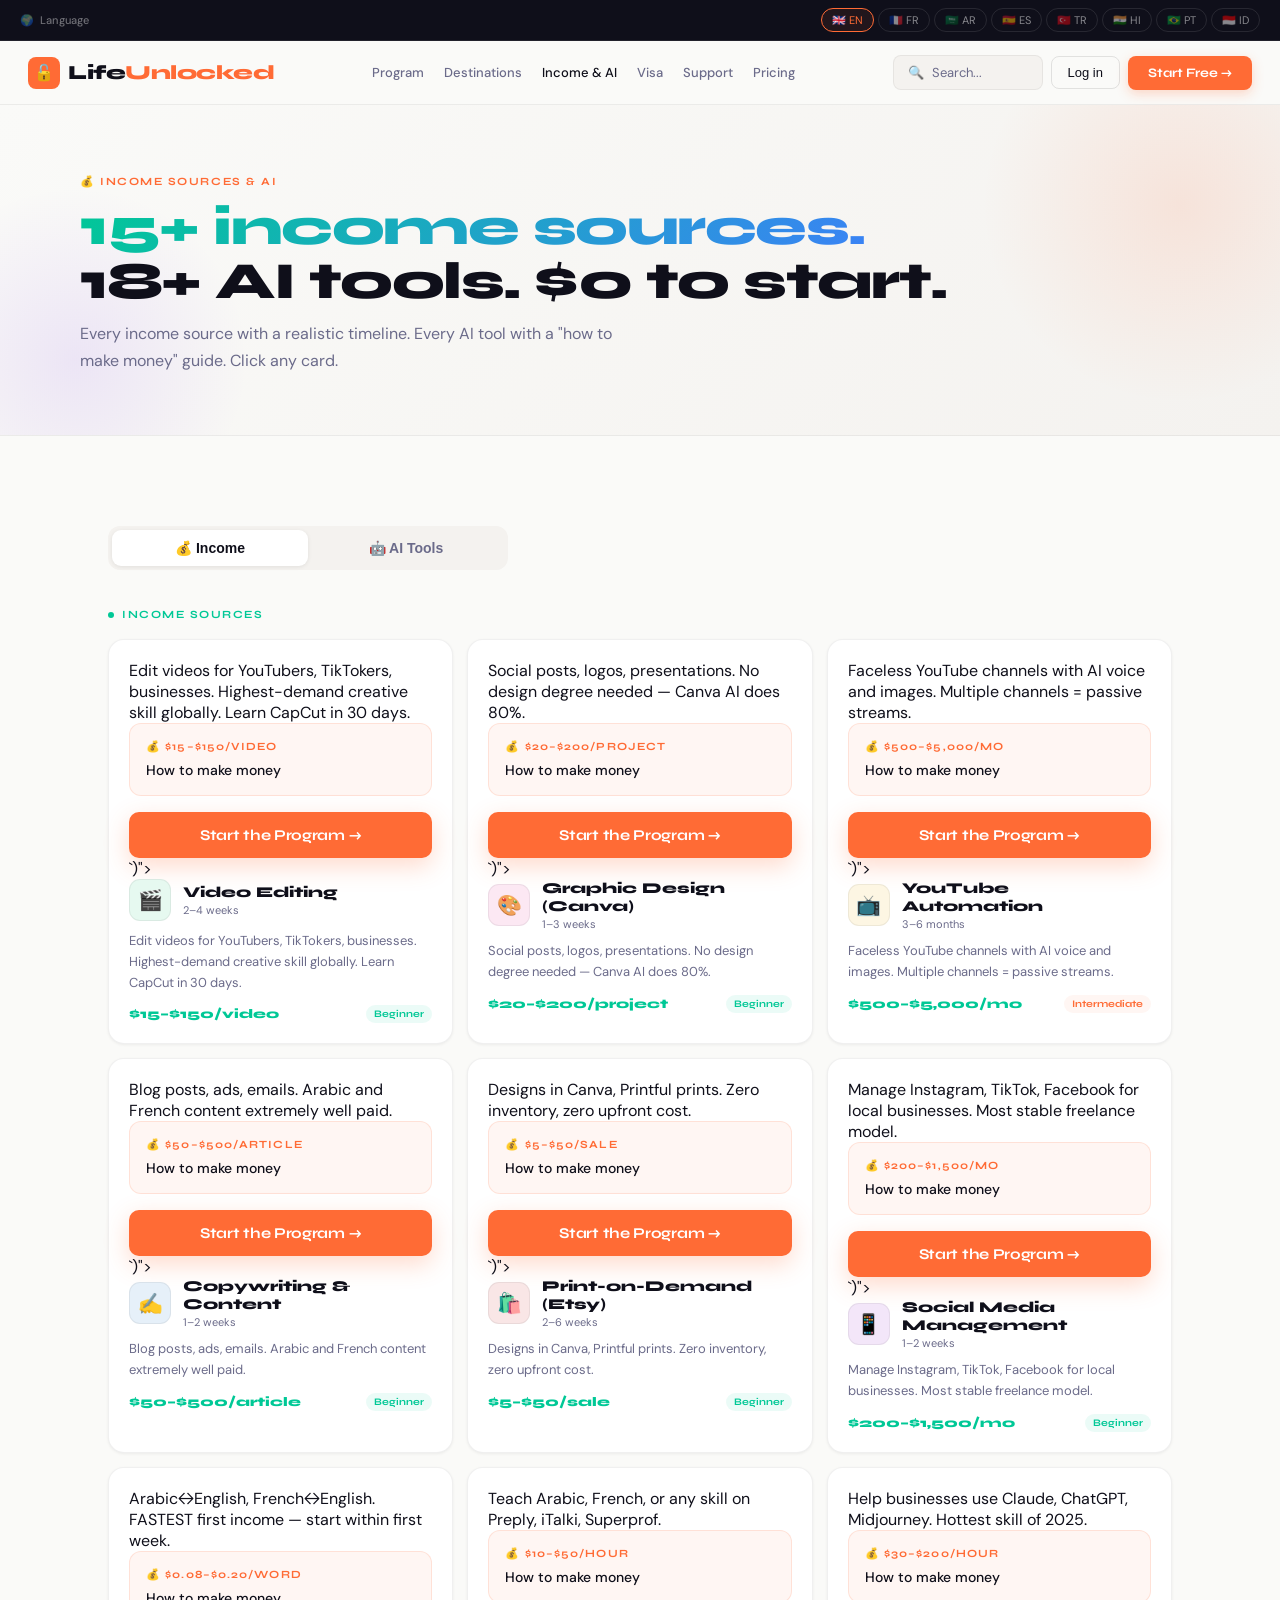
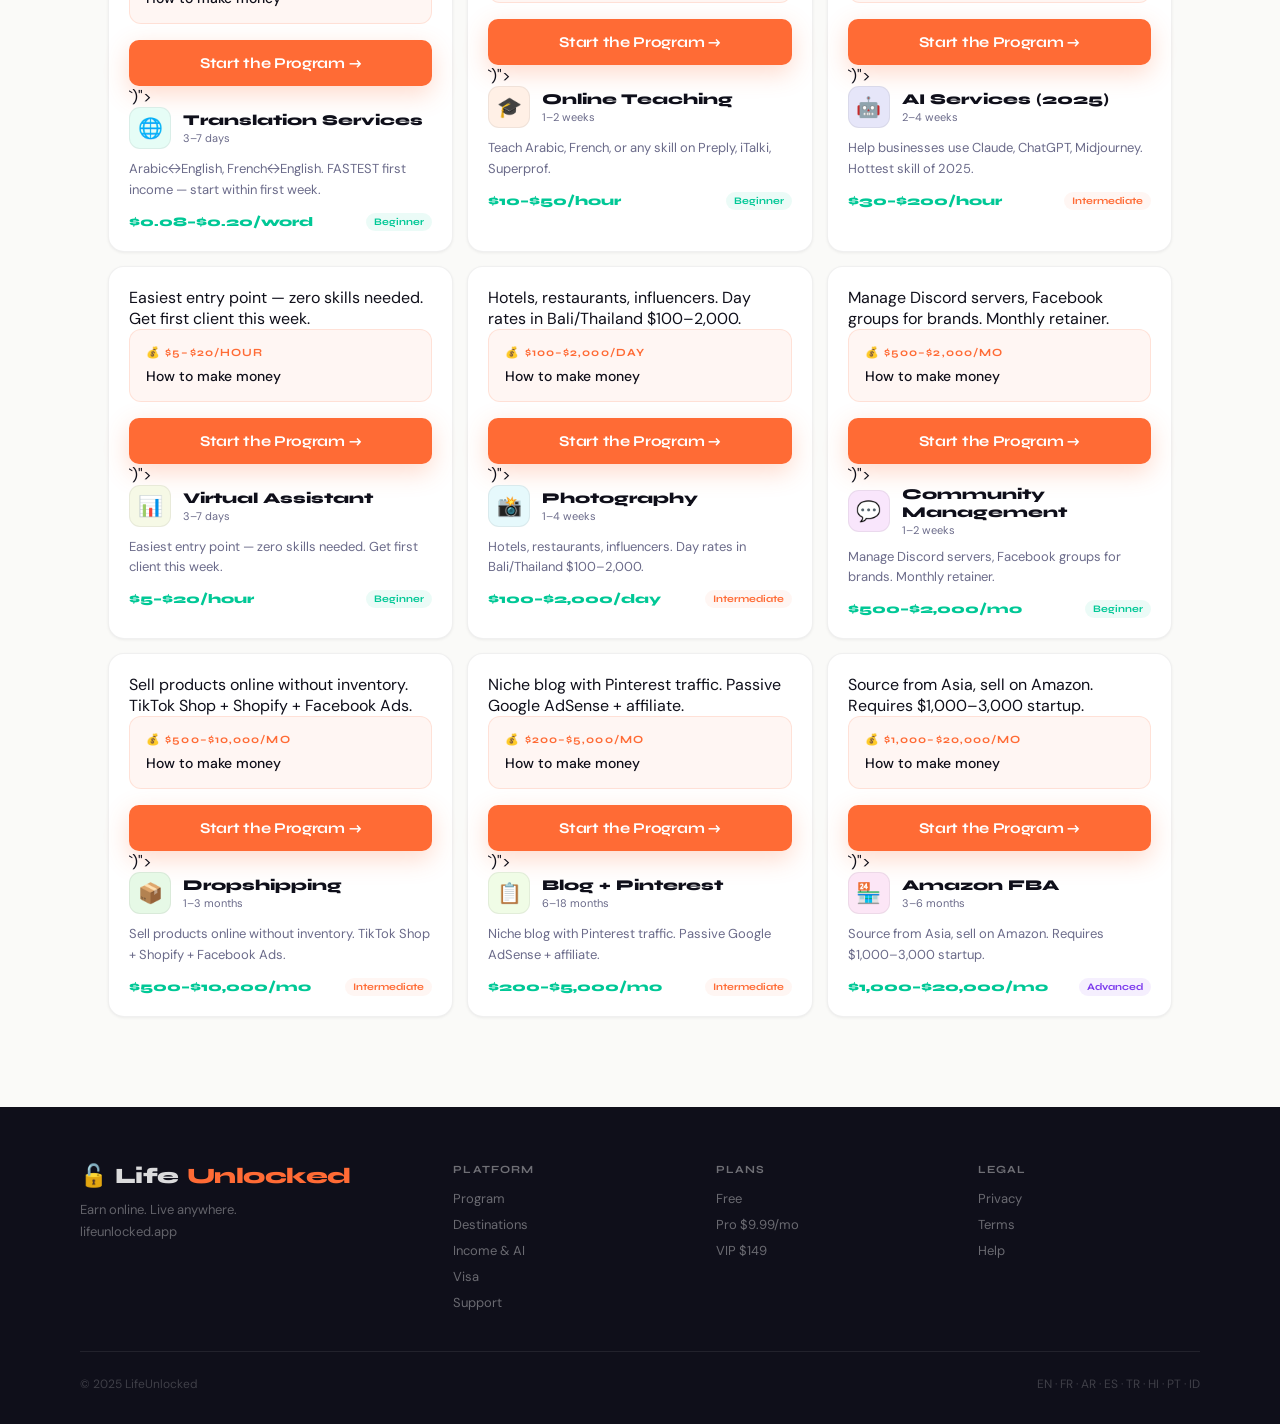
<file: income.html>
<!DOCTYPE html>
<html lang="en">
<head>
<meta charset="UTF-8"><meta name="viewport" content="width=device-width, initial-scale=1.0">
<title>Income & AI Tools — LifeUnlocked</title>
<link href="https://fonts.googleapis.com/css2?family=Syne:wght@400;600;700;800&family=DM+Sans:wght@300;400;500;600&display=swap" rel="stylesheet">
<link rel="stylesheet" href="shared.css">
<style>
.tab-bar{display:flex;gap:0;background:var(--bg2);border-radius:12px;padding:4px;margin-bottom:32px;max-width:400px}
.tab-btn{flex:1;padding:10px;border:none;border-radius:9px;font-size:14px;font-weight:600;cursor:pointer;color:var(--mu);background:transparent}
.tab-btn.active{background:#fff;color:var(--tx);box-shadow:0 1px 4px rgba(0,0,0,.08)}
.income-grid{display:grid;grid-template-columns:repeat(auto-fill,minmax(260px,1fr));gap:14px}
.ic{background:#fff;border:1px solid var(--b1);border-radius:16px;padding:20px;cursor:pointer;box-shadow:0 1px 3px rgba(0,0,0,.06)}
.ic:hover{box-shadow:0 8px 24px rgba(0,0,0,.08);transform:translateY(-4px)}
.ic-top{display:flex;align-items:center;gap:12px;margin-bottom:10px}
.ic-ico{width:42px;height:42px;border-radius:11px;display:flex;align-items:center;justify-content:center;font-size:20px;min-width:42px;border:1px solid var(--b1)}
.ic-name{font-family:'Syne',sans-serif;font-size:15px;font-weight:800;color:var(--tx)}
.ic-sp{font-size:11px;color:var(--mu);margin-top:2px}
.ic-desc{font-size:13px;color:var(--mu);line-height:1.6;margin-bottom:12px}
.ic-bot{display:flex;align-items:center;justify-content:space-between}
.ic-r{font-family:'Syne',sans-serif;font-weight:800;color:var(--te);font-size:13px}
.ic-lv{font-size:10px;font-weight:700;padding:3px 8px;border-radius:20px;font-family:'Syne',sans-serif}
.ai-grid{display:grid;grid-template-columns:repeat(auto-fill,minmax(250px,1fr));gap:14px}
.ac{background:#fff;border:1px solid var(--b1);border-radius:16px;padding:20px;cursor:pointer;box-shadow:0 1px 3px rgba(0,0,0,.06);position:relative}
.ac:hover{box-shadow:0 8px 24px rgba(0,0,0,.08);transform:translateY(-4px)}
.ac-badge{position:absolute;top:12px;right:12px;font-size:10px;font-weight:700;padding:3px 9px;border-radius:5px;font-family:'Syne',sans-serif}
.ac-top{display:flex;align-items:center;gap:12px;margin-bottom:10px}
.ac-ico{width:42px;height:42px;border-radius:12px;display:flex;align-items:center;justify-content:center;font-size:20px;min-width:42px;border:1px solid var(--b1)}
.ac-name{font-family:'Syne',sans-serif;font-size:14px;font-weight:800;color:var(--tx)}
.ac-cat{font-size:11px;color:var(--mu);margin-top:2px}
.ac-desc{font-size:12px;color:var(--mu);line-height:1.6;margin-bottom:10px}
.ac-earn{font-size:11px;font-weight:700;color:var(--or);background:var(--or4);padding:4px 10px;border-radius:20px;display:inline-block}
.modal-ov{position:fixed;inset:0;background:rgba(15,15,26,.55);z-index:300;display:none;align-items:center;justify-content:center;padding:20px;backdrop-filter:blur(4px)}
.modal-ov.open{display:flex}
.modal-bx{background:#fff;border-radius:22px;max-width:520px;width:100%;max-height:85vh;overflow-y:auto;box-shadow:0 24px 64px rgba(0,0,0,.15)}
.modal-hd{padding:20px 24px;border-bottom:1px solid var(--b1);display:flex;align-items:center;justify-content:space-between;position:sticky;top:0;background:#fff;z-index:1}
.modal-tl{font-family:'Syne',sans-serif;font-size:17px;font-weight:800;color:var(--tx)}
.modal-cl{background:var(--bg2);border:none;color:var(--mu);width:30px;height:30px;border-radius:8px;cursor:pointer;font-size:16px}
.modal-bd{padding:22px 24px}
</style>
</head>
<body>
<div class="auth-overlay" id="auth-overlay"><div class="auth-box" id="auth-box"><div class="auth-header"><div class="auth-logo">🔓 <strong>Life</strong><span style="color:var(--or)">Unlocked</span></div><button class="auth-close" onclick="closeAuth()">✕</button></div><div class="auth-tabs"><button class="auth-tab active" id="tab-signin" onclick="switchTab('signin')" data-i18n="auth_signin">Sign In</button><button class="auth-tab" id="tab-signup" onclick="switchTab('signup')" data-i18n="auth_signup">Create Account</button></div><div id="auth-form-area"></div></div></div>

<nav id="main-nav">
  <div class="nav-logo" onclick="window.location='index.html'"><div class="nav-logo-mark">🔓</div><div><span class="nav-life">Life</span><span class="nav-ul">Unlocked</span></div></div>
  <div class="nav-links"><a href="program.html" data-i18n="nav_program">Program</a><a href="destinations.html" data-i18n="nav_destinations">Destinations</a><a href="income.html" class="active" data-i18n="nav_income">Income & AI</a><a href="visa.html" data-i18n="nav_visa">Visa</a><a href="support.html" data-i18n="nav_support">Support</a><a href="index.html#pricing" data-i18n="nav_pricing">Pricing</a></div>
  <div class="nav-right"><div class="nav-search-btn" onclick="toggleSearch()">🔍 <span data-i18n="nav_search">Search...</span></div><button class="nav-login-btn" onclick="openAuth('signin')" id="nav-login-btn" data-i18n="nav_login">Log in</button><button class="nav-cta-btn" onclick="openAuth('signup')" data-i18n="nav_cta">Start Free →</button></div>
  <button class="nav-mobile-menu" onclick="toggleMobileNav()">☰</button>
</nav>

<div class="mobile-nav" id="mobile-nav"><a href="program.html">📋 Program</a><a href="destinations.html">🌍 Destinations</a><a href="income.html">💰 Income & AI</a><a href="visa.html">📋 Visa</a><a href="support.html">💬 Support</a><a href="index.html#pricing">💎 Pricing</a></div>
<div class="search-bar-wrap" id="search-bar-wrap"><div class="search-bar-inner"><span>🔍</span><input class="search-bar-input" id="search-input" placeholder="Search..." oninput="runSearch(this.value)"><button onclick="toggleSearch()" style="background:none;border:none;cursor:pointer;color:var(--mu);font-size:16px">✕</button></div><div class="search-results" id="search-results"></div></div>

<div class="page-hero-rich">
  <div class="page-hero-inner">
    <div class="page-hero-label" id="ph-label">💰 Income Sources & AI</div>
    <h1 class="page-hero-h1" id="ph-title"><span class="grad-te">15+ income sources.</span><br>18+ AI tools. $0 to start.</h1>
    <p class="page-hero-sub" id="ph-sub">Every income source with a realistic timeline. Every AI tool with a "how to make money" guide. Click any card.</p>
  </div>
</div>

<div class="section-wrap alt"><div class="section">
  <div class="tab-bar">
    <button class="tab-btn active" id="tab-income" onclick="showTab('income')"><span id="tab-inc-text">💰 Income</span></button>
    <button class="tab-btn" id="tab-ai" onclick="showTab('ai')"><span id="tab-ai-text">🤖 AI Tools</span></button>
  </div>

  <div id="income-section">
    <div class="sec-tag st-te"><div class="sec-tag-dot"></div><span class="sec-tag-txt" id="inc-tag">Income Sources</span></div>
    <div class="income-grid" id="income-grid"></div>
  </div>

  <div id="ai-section" style="display:none">
    <div class="sec-tag st-pu"><div class="sec-tag-dot"></div><span class="sec-tag-txt" id="ai-tag">AI Tools</span></div>
    <div class="ai-grid" id="ai-grid"></div>
  </div>
</div></div>

<div class="modal-ov" id="detail-modal" onclick="if(event.target===this)closeModal()"><div class="modal-bx"><div class="modal-hd"><div class="modal-tl" id="modal-title"></div><button class="modal-cl" onclick="closeModal()">✕</button></div><div class="modal-bd" id="modal-body"></div></div></div>

<footer class="main-footer">
  <div class="footer-inner">
    <div class="footer-top">
      <div><div class="footer-logo">🔓 <span style="color:rgba(255,255,255,.85)">Life</span><span style="color:var(--or)">Unlocked</span></div><div class="footer-tagline">Earn online. Live anywhere.<br>lifeunlocked.app</div></div>
      <div><div class="footer-col-title" data-i18n="ft_platform">Platform</div><div class="footer-links"><a href="program.html" data-i18n="nav_program">Program</a><a href="destinations.html" data-i18n="nav_destinations">Destinations</a><a href="income.html" data-i18n="nav_income">Income & AI</a><a href="visa.html" data-i18n="nav_visa">Visa</a><a href="support.html" data-i18n="nav_support">Support</a></div></div>
      <div><div class="footer-col-title" data-i18n="ft_plans">Plans</div><div class="footer-links"><a href="index.html#pricing">Free</a><a href="index.html#pricing">Pro $9.99/mo</a><a href="index.html#pricing">VIP $149</a></div></div>
      <div><div class="footer-col-title" data-i18n="ft_legal">Legal</div><div class="footer-links"><a href="#" data-i18n="ft_privacy">Privacy</a><a href="#" data-i18n="ft_terms">Terms</a><a href="support.html" data-i18n="ft_help">Help</a></div></div>
    </div>
    <div class="footer-bottom"><span>© 2025 LifeUnlocked</span><span>EN · FR · AR · ES · TR · HI · PT · ID</span></div>
  </div>
</footer>

<script src="shared.js"></script>
<script>
const PT = {
  en:{label:'💰 Income Sources & AI',title:'<span class="grad-te">15+ income sources.</span><br>18+ AI tools. $0 to start.',sub:'Every income source with a realistic timeline. Every AI tool with a "how to make money" guide. Click any card.',tabInc:'💰 Income',tabAI:'🤖 AI Tools',incTag:'Income Sources',aiTag:'AI Tools',easy:'Beginner',med:'Intermediate',hard:'Advanced',earnTitle:'How to make money',startBtn:'Start the Program →'},
  fr:{label:'💰 Revenus & IA',title:'<span class="grad-te">15+ sources de revenus.</span><br>18+ outils IA. 0$ pour commencer.',sub:'Chaque source de revenu avec un délai réaliste. Chaque outil IA avec un guide "comment gagner de l\'argent".',tabInc:'💰 Revenus',tabAI:'🤖 Outils IA',incTag:'Sources de Revenus',aiTag:'Outils IA',easy:'Débutant',med:'Intermédiaire',hard:'Avancé',earnTitle:'Comment gagner de l\'argent',startBtn:'Commencer →'},
  ar:{label:'💰 مصادر الدخل والذكاء',title:'<span class="grad-te">+15 مصدر دخل.</span><br>+18 أداة ذكاء. ابدأ بـ 0$.',sub:'كل مصدر دخل مع جدول زمني واقعي. كل أداة ذكاء مع دليل "كيف تكسب المال".',tabInc:'💰 الدخل',tabAI:'🤖 أدوات الذكاء',incTag:'مصادر الدخل',aiTag:'أدوات الذكاء',easy:'مبتدئ',med:'متوسط',hard:'متقدم',earnTitle:'كيف تكسب المال',startBtn:'ابدأ البرنامج ←'},
  es:{label:'💰 Ingresos & IA',title:'<span class="grad-te">15+ fuentes.</span><br>18+ herramientas IA. $0 para empezar.',sub:'Cada fuente con un cronograma realista.',tabInc:'💰 Ingresos',tabAI:'🤖 IA',incTag:'Fuentes de Ingresos',aiTag:'Herramientas IA',easy:'Principiante',med:'Intermedio',hard:'Avanzado',earnTitle:'Cómo ganar dinero',startBtn:'Empezar →'},
  tr:{label:'💰 Gelir & AI',title:'<span class="grad-te">15+ gelir kaynağı.</span><br>18+ AI aracı.',sub:'Her gelir kaynağı gerçekçi bir zaman çizelgesi ile.',tabInc:'💰 Gelir',tabAI:'🤖 AI',incTag:'Gelir Kaynakları',aiTag:'AI Araçları',easy:'Başlangıç',med:'Orta',hard:'İleri',earnTitle:'Nasıl para kazanılır',startBtn:'Başla →'},
  hi:{label:'💰 आय और AI',title:'<span class="grad-te">15+ आय स्रोत।</span><br>18+ AI उपकरण।',sub:'हर स्रोत यथार्थवादी समयरेखा के साथ।',tabInc:'💰 आय',tabAI:'🤖 AI',incTag:'आय स्रोत',aiTag:'AI उपकरण',easy:'शुरुआती',med:'मध्यवर्ती',hard:'उन्नत',earnTitle:'पैसे कैसे कमाएं',startBtn:'शुरू करें →'},
  pt:{label:'💰 Renda & IA',title:'<span class="grad-te">15+ fontes de renda.</span><br>18+ ferramentas IA.',sub:'Cada fonte com cronograma realista.',tabInc:'💰 Renda',tabAI:'🤖 IA',incTag:'Fontes de Renda',aiTag:'Ferramentas IA',easy:'Iniciante',med:'Intermediário',hard:'Avançado',earnTitle:'Como ganhar dinheiro',startBtn:'Começar →'},
  id:{label:'💰 Penghasilan & AI',title:'<span class="grad-te">15+ sumber penghasilan.</span><br>18+ alat AI.',sub:'Setiap sumber dengan jadwal realistis.',tabInc:'💰 Penghasilan',tabAI:'🤖 AI',incTag:'Sumber Penghasilan',aiTag:'Alat AI',easy:'Pemula',med:'Menengah',hard:'Lanjutan',earnTitle:'Cara menghasilkan uang',startBtn:'Mulai →'},
};

const lvM = {e:{bg:'var(--te3)',c:'var(--te)'},m:{bg:'var(--or4)',c:'var(--or)'},h:{bg:'var(--pu3)',c:'var(--pu)'}};

const INC = [
  {i:'🎬',bg:'#e6f9f0',n:'Video Editing',sp:'2–4 weeks',d:'Edit videos for YouTubers, TikTokers, businesses. Highest-demand creative skill globally. Learn CapCut in 30 days.',r:'$15–$150/video',lv:'e'},
  {i:'🎨',bg:'#fce8f3',n:'Graphic Design (Canva)',sp:'1–3 weeks',d:'Social posts, logos, presentations. No design degree needed — Canva AI does 80%.',r:'$20–$200/project',lv:'e'},
  {i:'📺',bg:'#fdf6e3',n:'YouTube Automation',sp:'3–6 months',d:'Faceless YouTube channels with AI voice and images. Multiple channels = passive streams.',r:'$500–$5,000/mo',lv:'m'},
  {i:'✍️',bg:'#e6f0f9',n:'Copywriting & Content',sp:'1–2 weeks',d:'Blog posts, ads, emails. Arabic and French content extremely well paid.',r:'$50–$500/article',lv:'e'},
  {i:'🛍️',bg:'#f9e6e6',n:'Print-on-Demand (Etsy)',sp:'2–6 weeks',d:'Designs in Canva, Printful prints. Zero inventory, zero upfront cost.',r:'$5–$50/sale',lv:'e'},
  {i:'📱',bg:'#f3e6f9',n:'Social Media Management',sp:'1–2 weeks',d:'Manage Instagram, TikTok, Facebook for local businesses. Most stable freelance model.',r:'$200–$1,500/mo',lv:'e'},
  {i:'🌐',bg:'#e6fdf6',n:'Translation Services',sp:'3–7 days',d:'Arabic↔English, French↔English. FASTEST first income — start within first week.',r:'$0.08–$0.20/word',lv:'e'},
  {i:'🎓',bg:'#fff0e6',n:'Online Teaching',sp:'1–2 weeks',d:'Teach Arabic, French, or any skill on Preply, iTalki, Superprof.',r:'$10–$50/hour',lv:'e'},
  {i:'🤖',bg:'#e6e6f9',n:'AI Services (2025)',sp:'2–4 weeks',d:'Help businesses use Claude, ChatGPT, Midjourney. Hottest skill of 2025.',r:'$30–$200/hour',lv:'m'},
  {i:'📊',bg:'#f6f9e6',n:'Virtual Assistant',sp:'3–7 days',d:'Easiest entry point — zero skills needed. Get first client this week.',r:'$5–$20/hour',lv:'e'},
  {i:'📸',bg:'#e6f9fc',n:'Photography',sp:'1–4 weeks',d:'Hotels, restaurants, influencers. Day rates in Bali/Thailand $100–2,000.',r:'$100–$2,000/day',lv:'m'},
  {i:'💬',bg:'#f9e6fc',n:'Community Management',sp:'1–2 weeks',d:'Manage Discord servers, Facebook groups for brands. Monthly retainer.',r:'$500–$2,000/mo',lv:'e'},
  {i:'📦',bg:'#e6f9e6',n:'Dropshipping',sp:'1–3 months',d:'Sell products online without inventory. TikTok Shop + Shopify + Facebook Ads.',r:'$500–$10,000/mo',lv:'m'},
  {i:'📋',bg:'#f0fce6',n:'Blog + Pinterest',sp:'6–18 months',d:'Niche blog with Pinterest traffic. Passive Google AdSense + affiliate.',r:'$200–$5,000/mo',lv:'m'},
  {i:'🏪',bg:'#fce6f6',n:'Amazon FBA',sp:'3–6 months',d:'Source from Asia, sell on Amazon. Requires $1,000–3,000 startup.',r:'$1,000–$20,000/mo',lv:'h'},
];

const plB = {free:{bg:'var(--te3)',c:'var(--te)',t:'Free'},pro:{bg:'var(--pu3)',c:'var(--pu)',t:'Pro'},vip:{bg:'var(--go3)',c:'var(--go)',t:'VIP'}};

const AIT = [
  {n:'Claude AI',cat:'Analysis & Strategy',i:'🤖',bg:'#f3e6f9',pl:'free',d:'Best AI for writing, planning, strategy. Use it for proposals, content, client communication.',e:'Content · Strategy · Writing'},
  {n:'ChatGPT',cat:'Versatile AI',i:'💬',bg:'#e6f9f2',pl:'free',d:'Most popular AI globally. Quick tasks, DALL-E images, coding help.',e:'Images · Code · Tasks'},
  {n:'Canva AI',cat:'Design',i:'🎨',bg:'#fce8f3',pl:'free',d:'Stunning designs with AI. Magic background removal, AI elements.',e:'Design · Brand · Sell'},
  {n:'CapCut AI',cat:'Video Editing',i:'🎬',bg:'#e6f0f9',pl:'free',d:'#1 free video editor. AI captions, background removal, scene detection.',e:'TikTok · YouTube · Reels'},
  {n:'ElevenLabs',cat:'AI Voice',i:'🎙️',bg:'#fdf6e3',pl:'pro',d:'Ultra-realistic AI voice in any language. YouTube voiceovers, podcasts.',e:'YouTube · Voiceovers'},
  {n:'Midjourney',cat:'AI Images',i:'🖼️',bg:'#e6eef9',pl:'pro',d:'Gold standard for AI images. Visuals for clients, Etsy, thumbnails.',e:'Images · Etsy · Thumbnails'},
  {n:'HeyGen',cat:'AI Video Avatar',i:'👤',bg:'#f9e6e6',pl:'pro',d:'Professional video with AI avatars — no filming yourself.',e:'YouTube · Courses · Marketing'},
  {n:'Perplexity AI',cat:'AI Research',i:'🔍',bg:'#e6f9f0',pl:'free',d:'Real-time internet research. Find clients, research markets, trends.',e:'Research · Intel'},
  {n:'Leonardo AI',cat:'AI Art',i:'✨',bg:'#f3e6ff',pl:'pro',d:'Advanced AI art. Better than Midjourney for some styles.',e:'Art · Etsy · Products'},
  {n:'Runway ML',cat:'AI Video',i:'🎥',bg:'#e6fff9',pl:'pro',d:'Generate videos from text or images. High-value service to sell.',e:'Video gen · Clients'},
  {n:'Notion AI',cat:'Productivity',i:'📋',bg:'#f0f0f0',pl:'free',d:'Manage entire freelance business. AI summarizes, writes, plans.',e:'Organize · Plan · Scale'},
  {n:'Suno AI',cat:'AI Music',i:'🎵',bg:'#fff0e6',pl:'pro',d:'Original music with AI in any genre. Stock music or custom service.',e:'Music · Stock · Jingles'},
  {n:'Gemini',cat:'Google AI',i:'🌟',bg:'#e6f0ff',pl:'free',d:'Google AI integrated with Workspace. Best for Docs, Sheets, Gmail.',e:'Research · Docs'},
  {n:'Copy.ai',cat:'Marketing Copy',i:'📝',bg:'#fce6e6',pl:'pro',d:'Sales copy, email sequences, ad scripts. Essential for e-commerce.',e:'Ads · Emails · Funnels'},
  {n:'Synthesia',cat:'AI Presenter',i:'🎭',bg:'#e6f9fc',pl:'vip',d:'Professional explainer videos with AI presenters in 130+ languages.',e:'Premium · B2B service'},
  {n:'Kling AI',cat:'AI Video Gen',i:'🎞️',bg:'#f9e6fc',pl:'vip',d:'One of most advanced AI video generation tools. Cinematic quality.',e:'Cinematic · Scale'},
  {n:'Luma AI',cat:'3D & Video',i:'🌐',bg:'#e6fce9',pl:'vip',d:'3D models and Dream Machine video. Unique skill — top Fiverr rates.',e:'3D · Premium rates'},
  {n:'Grok',cat:'Real-time AI',i:'⚡',bg:'#f9f0e6',pl:'pro',d:'X\'s AI with real-time internet. Trending topics, social ideas.',e:'Trends · Social · Research'},
];

function getT(){return PT[i18n.current] || PT.en;}
let currentTab = 'income';

function showTab(t){
  currentTab = t;
  document.getElementById('income-section').style.display = t === 'income' ? 'block' : 'none';
  document.getElementById('ai-section').style.display = t === 'ai' ? 'block' : 'none';
  document.querySelectorAll('.tab-btn').forEach(b => b.classList.remove('active'));
  document.getElementById('tab-' + t).classList.add('active');
}
window.showTab = showTab;

function openModal(title, body){
  document.getElementById('modal-title').textContent = title;
  document.getElementById('modal-body').innerHTML = body;
  document.getElementById('detail-modal').classList.add('open');
}
function closeModal(){document.getElementById('detail-modal').classList.remove('open');}
window.openModal = openModal; window.closeModal = closeModal;

function renderIncome(){
  const t = getT();
  const lvT = {e:t.easy, m:t.med, h:t.hard};
  document.getElementById('income-grid').innerHTML = INC.map(s => {
    const body = `<p style="font-size:14px;color:var(--mu);line-height:1.75;margin-bottom:16px">${s.d}</p>
      <div style="background:var(--or4);border:1px solid rgba(255,107,53,.15);border-radius:12px;padding:16px;margin-bottom:16px">
        <div style="font-family:Syne,sans-serif;font-size:11px;font-weight:700;color:var(--or);text-transform:uppercase;letter-spacing:.1em;margin-bottom:8px">💰 ${s.r}</div>
        <div style="font-size:14px;color:var(--tx);font-weight:500">${t.earnTitle}</div>
      </div>
      <button class="btn-primary" style="width:100%;justify-content:center" onclick="closeModal();window.location='program.html'">${t.startBtn}</button>`;
    return `<div class="ic" onclick="openModal('${s.n}', \`${body.replace(/`/g,'\\`')}\`)">
      <div class="ic-top"><div class="ic-ico" style="background:${s.bg}">${s.i}</div><div><div class="ic-name">${s.n}</div><div class="ic-sp">${s.sp}</div></div></div>
      <div class="ic-desc">${s.d}</div>
      <div class="ic-bot"><div class="ic-r">${s.r}</div><span class="ic-lv" style="background:${lvM[s.lv].bg};color:${lvM[s.lv].c}">${lvT[s.lv]}</span></div>
    </div>`;
  }).join('');
}

function renderAI(){
  const t = getT();
  document.getElementById('ai-grid').innerHTML = AIT.map(tool => {
    const body = `<p style="font-size:14px;color:var(--mu);line-height:1.75;margin-bottom:16px">${tool.d}</p>
      <div style="background:var(--or4);border:1px solid rgba(255,107,53,.15);border-radius:12px;padding:16px;margin-bottom:16px">
        <div style="font-family:Syne,sans-serif;font-size:11px;font-weight:700;color:var(--or);text-transform:uppercase;letter-spacing:.1em;margin-bottom:8px">💰 ${t.earnTitle}</div>
        <div style="font-size:14px;color:var(--tx);font-weight:500">${tool.e}</div>
      </div>
      <button class="btn-primary" style="width:100%;justify-content:center" onclick="closeModal();window.location='program.html'">${t.startBtn}</button>`;
    return `<div class="ac" onclick="openModal('${tool.n}', \`${body.replace(/`/g,'\\`')}\`)">
      <div class="ac-badge" style="background:${plB[tool.pl].bg};color:${plB[tool.pl].c}">${plB[tool.pl].t}</div>
      <div class="ac-top"><div class="ac-ico" style="background:${tool.bg}">${tool.i}</div><div><div class="ac-name">${tool.n}</div><div class="ac-cat">${tool.cat}</div></div></div>
      <div class="ac-desc">${tool.d.substring(0,90)}...</div>
      <div class="ac-earn">💰 ${tool.e}</div>
    </div>`;
  }).join('');
}

function applyPageT(){
  const t = getT();
  document.getElementById('ph-label').textContent = t.label;
  document.getElementById('ph-title').innerHTML = t.title;
  document.getElementById('ph-sub').textContent = t.sub;
  document.getElementById('tab-inc-text').textContent = t.tabInc;
  document.getElementById('tab-ai-text').textContent = t.tabAI;
  document.getElementById('inc-tag').textContent = t.incTag;
  document.getElementById('ai-tag').textContent = t.aiTag;
  renderIncome(); renderAI();
}

window.addEventListener('langchange', applyPageT);
document.addEventListener('DOMContentLoaded', applyPageT);
</script>
</body>
</html>
</file>
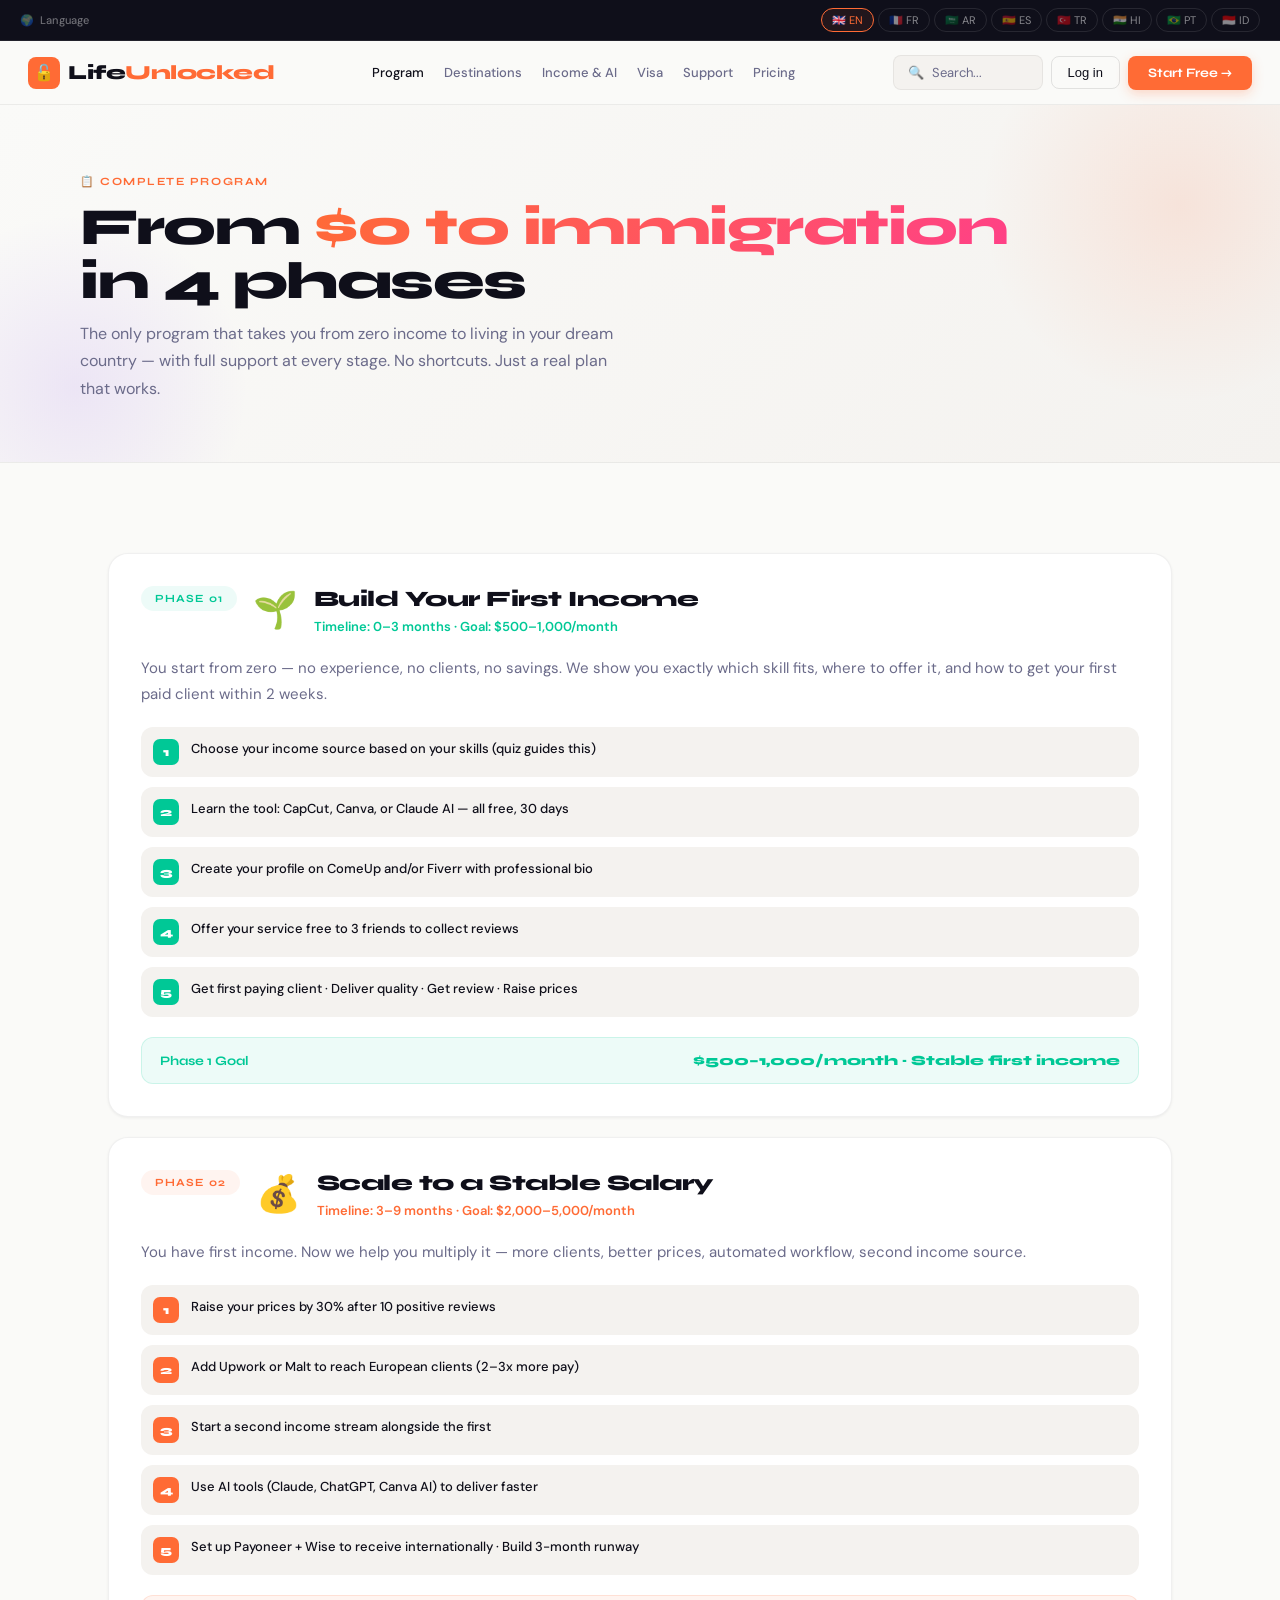
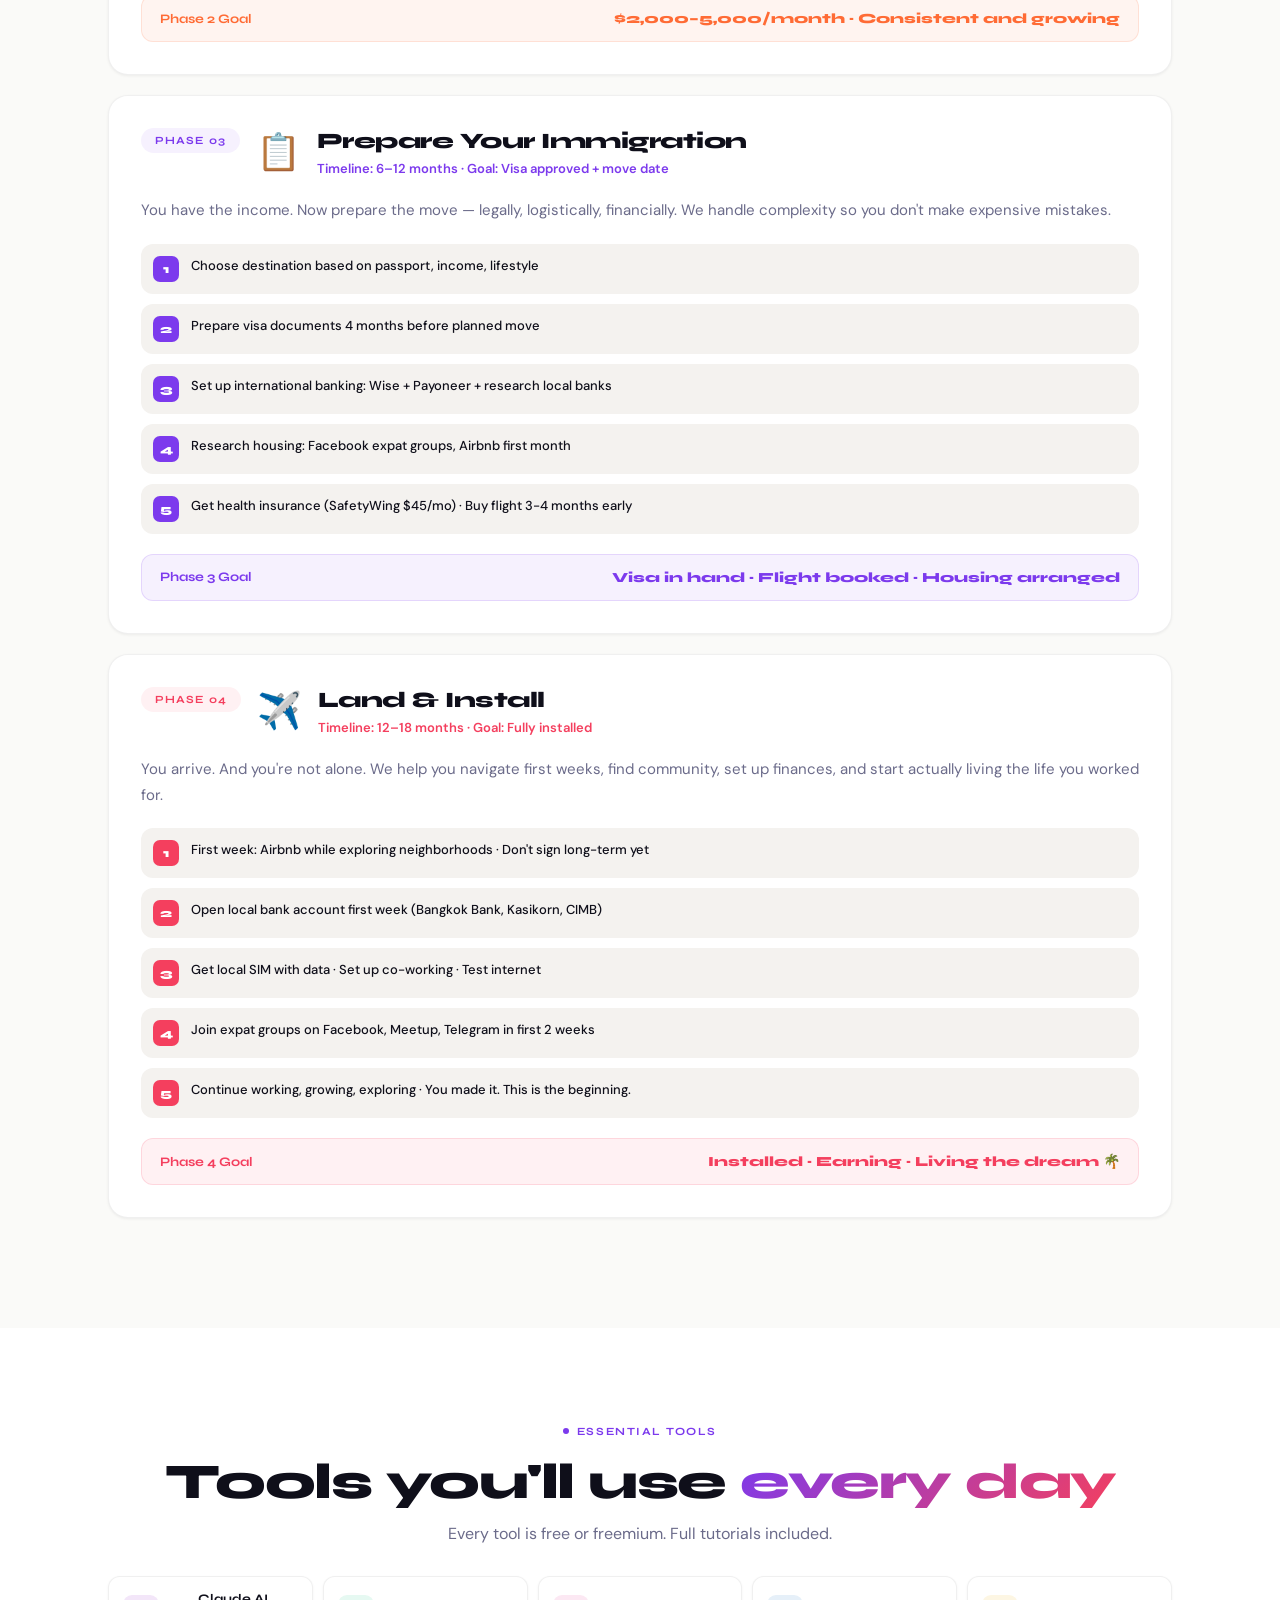
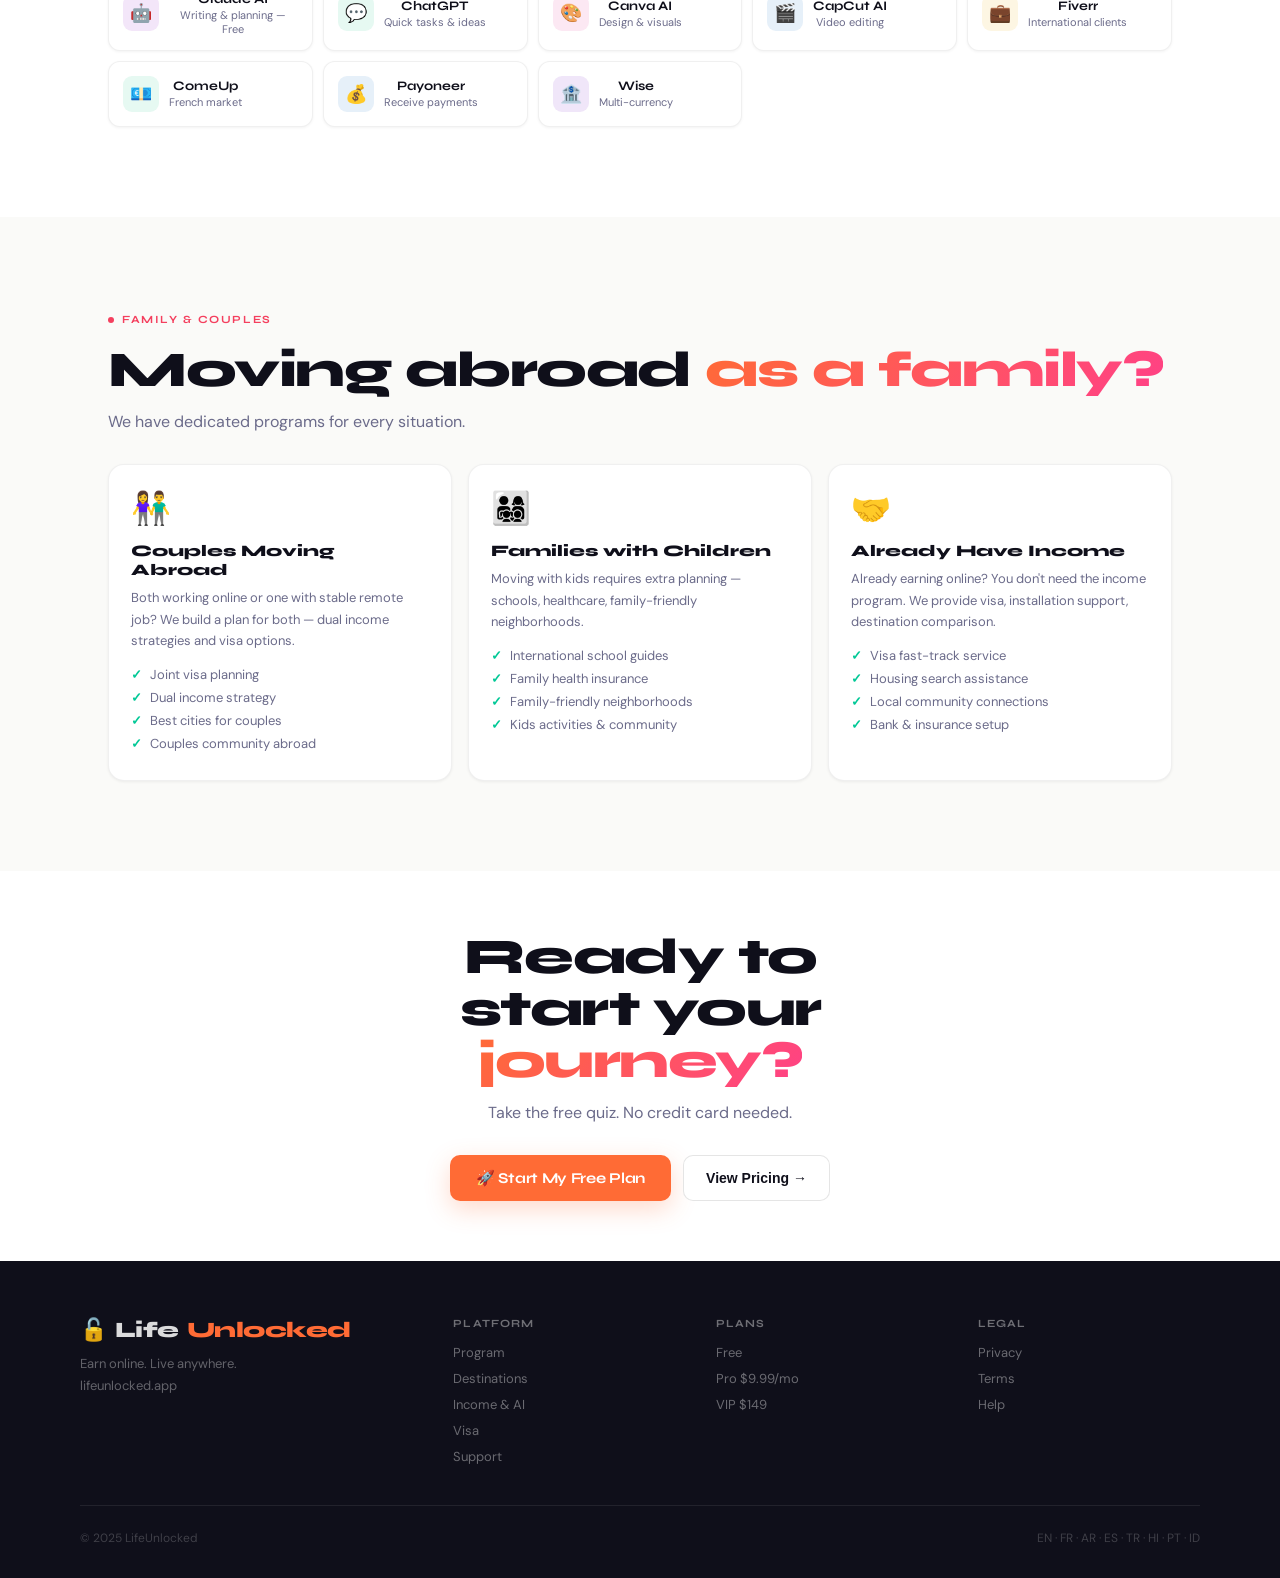
<file: program.html>
<!DOCTYPE html>
<html lang="en">
<head>
<meta charset="UTF-8"><meta name="viewport" content="width=device-width, initial-scale=1.0">
<title>Program — LifeUnlocked</title>
<link href="https://fonts.googleapis.com/css2?family=Syne:wght@400;600;700;800&family=DM+Sans:wght@300;400;500;600&display=swap" rel="stylesheet">
<link rel="stylesheet" href="shared.css">
<style>
.phase-detail{background:#fff;border:1px solid var(--b1);border-radius:20px;padding:32px;margin-bottom:20px;box-shadow:0 1px 3px rgba(0,0,0,.06);transition:all .3s}
.phase-detail:hover{box-shadow:0 8px 24px rgba(0,0,0,.08)}
.ph-header{display:flex;align-items:flex-start;gap:16px;margin-bottom:20px;flex-wrap:wrap}
.ph-num-badge{font-family:'Syne',sans-serif;font-size:11px;font-weight:700;text-transform:uppercase;letter-spacing:.1em;padding:6px 14px;border-radius:20px;white-space:nowrap}
.ph-ico{font-size:36px}
.ph-title{font-family:'Syne',sans-serif;font-size:22px;font-weight:800;color:var(--tx);letter-spacing:-.5px;margin-bottom:6px}
.ph-timeline{font-size:13px;font-weight:600}
.ph-desc{font-size:15px;color:var(--mu);line-height:1.75;margin-bottom:20px}
.ph-steps{display:flex;flex-direction:column;gap:10px;margin-bottom:20px}
.ph-step{display:flex;align-items:flex-start;gap:12px;padding:12px;background:var(--bg2);border-radius:12px}
.ph-step-n{width:26px;height:26px;border-radius:7px;display:flex;align-items:center;justify-content:center;font-size:12px;font-weight:800;min-width:26px;font-family:'Syne',sans-serif;color:#fff}
.ph-step-t{font-size:13px;color:var(--tx);line-height:1.5;font-weight:500}
.ph-goal{border-radius:12px;padding:14px 18px;display:flex;align-items:center;justify-content:space-between;flex-wrap:wrap;gap:8px}
.ph-goal-t{font-family:'Syne',sans-serif;font-size:13px;font-weight:700}
.ph-goal-v{font-family:'Syne',sans-serif;font-size:14px;font-weight:800}
.tools-grid{display:grid;grid-template-columns:repeat(auto-fill,minmax(200px,1fr));gap:10px;margin-top:28px}
.tool-mini{background:#fff;border:1px solid var(--b1);border-radius:12px;padding:14px;display:flex;align-items:center;gap:10px;box-shadow:0 1px 3px rgba(0,0,0,.05)}
.tool-mini-ico{width:36px;height:36px;border-radius:9px;display:flex;align-items:center;justify-content:center;font-size:18px;min-width:36px}
.tool-mini-name{font-family:'Syne',sans-serif;font-size:13px;font-weight:700;color:var(--tx)}
.tool-mini-sub{font-size:11px;color:var(--mu);margin-top:1px}
.fam-grid{display:grid;grid-template-columns:repeat(auto-fit,minmax(280px,1fr));gap:16px;margin-top:28px}
.fam-card{background:#fff;border:1px solid var(--b1);border-radius:16px;padding:22px;box-shadow:0 1px 3px rgba(0,0,0,.06)}
.fam-card:hover{box-shadow:0 8px 24px rgba(0,0,0,.08);transform:translateY(-3px)}
.fam-ico{font-size:32px;margin-bottom:12px}
.fam-title{font-family:'Syne',sans-serif;font-size:16px;font-weight:800;color:var(--tx);margin-bottom:8px}
.fam-desc{font-size:13px;color:var(--mu);line-height:1.65;margin-bottom:14px}
.fam-feat{display:flex;align-items:center;gap:8px;font-size:13px;color:var(--mu);margin-bottom:6px}
.fam-check{color:var(--te);font-weight:700}
</style>
</head>
<body>
<div class="auth-overlay" id="auth-overlay"><div class="auth-box" id="auth-box"><div class="auth-header"><div class="auth-logo">🔓 <strong>Life</strong><span style="color:var(--or)">Unlocked</span></div><button class="auth-close" onclick="closeAuth()">✕</button></div><div class="auth-tabs"><button class="auth-tab active" id="tab-signin" onclick="switchTab('signin')" data-i18n="auth_signin">Sign In</button><button class="auth-tab" id="tab-signup" onclick="switchTab('signup')" data-i18n="auth_signup">Create Account</button></div><div id="auth-form-area"></div></div></div>

<nav id="main-nav">
  <div class="nav-logo" onclick="window.location='index.html'"><div class="nav-logo-mark">🔓</div><div><span class="nav-life">Life</span><span class="nav-ul">Unlocked</span></div></div>
  <div class="nav-links"><a href="program.html" class="active" data-i18n="nav_program">Program</a><a href="destinations.html" data-i18n="nav_destinations">Destinations</a><a href="income.html" data-i18n="nav_income">Income & AI</a><a href="visa.html" data-i18n="nav_visa">Visa</a><a href="support.html" data-i18n="nav_support">Support</a><a href="index.html#pricing" data-i18n="nav_pricing">Pricing</a></div>
  <div class="nav-right"><div class="nav-search-btn" onclick="toggleSearch()">🔍 <span data-i18n="nav_search">Search...</span></div><button class="nav-login-btn" onclick="openAuth('signin')" id="nav-login-btn" data-i18n="nav_login">Log in</button><button class="nav-cta-btn" onclick="openAuth('signup')" data-i18n="nav_cta">Start Free →</button></div>
  <button class="nav-mobile-menu" onclick="toggleMobileNav()">☰</button>
</nav>

<div class="mobile-nav" id="mobile-nav"><a href="program.html">📋 Program</a><a href="destinations.html">🌍 Destinations</a><a href="income.html">💰 Income & AI</a><a href="visa.html">📋 Visa</a><a href="support.html">💬 Support</a><a href="index.html#pricing">💎 Pricing</a></div>
<div class="search-bar-wrap" id="search-bar-wrap"><div class="search-bar-inner"><span>🔍</span><input class="search-bar-input" id="search-input" placeholder="Search..." oninput="runSearch(this.value)"><button onclick="toggleSearch()" style="background:none;border:none;cursor:pointer;color:var(--mu);font-size:16px">✕</button></div><div class="search-results" id="search-results"></div></div>

<div class="page-hero-rich">
  <div class="page-hero-inner">
    <div class="page-hero-label" id="ph-label">📋 Complete Program</div>
    <h1 class="page-hero-h1" id="ph-title">From <span class="grad-or">$0 to immigration</span><br>in 4 phases</h1>
    <p class="page-hero-sub" id="ph-sub">The only program that takes you from zero income to living in your dream country — with full support at every stage.</p>
  </div>
</div>

<div class="section-wrap alt"><div class="section" id="phases-container"></div></div>

<div class="section-wrap"><div class="section section-center">
<div class="sec-tag st-pu"><div class="sec-tag-dot"></div><span class="sec-tag-txt" id="tools-tag">Essential Tools</span></div>
<h2 class="sec-heading" id="tools-h">Tools you'll use <span class="grad-pu">every day</span></h2>
<p class="sec-sub c" id="tools-sub">Every tool is free or freemium. Full tutorials included.</p>
<div class="tools-grid" id="tools-grid"></div>
</div></div>

<div class="section-wrap alt" id="family"><div class="section">
<div class="sec-tag st-pk"><div class="sec-tag-dot"></div><span class="sec-tag-txt" id="fam-tag">Family & Couples</span></div>
<h2 class="sec-heading" id="fam-h">Moving abroad <span class="grad-or">as a family?</span></h2>
<p class="sec-sub" id="fam-sub">Dedicated programs for every situation.</p>
<div class="fam-grid" id="fam-grid"></div>
</div></div>

<div class="section-wrap" style="text-align:center;padding:60px 0">
<div class="section section-center" style="max-width:600px">
<h2 class="sec-heading" id="cta-h">Ready to start your <span class="grad-or">journey?</span></h2>
<p class="sec-sub c" id="cta-sub" style="margin-bottom:28px">Take the free quiz. No credit card needed.</p>
<div style="display:flex;gap:12px;justify-content:center;flex-wrap:wrap">
  <button class="btn-primary" onclick="openAuth('signup')" id="cta1">🚀 Start My Free Plan</button>
  <button class="btn-secondary" onclick="window.location='index.html#pricing'" id="cta2">View Pricing →</button>
</div>
</div>
</div>

<footer class="main-footer">
  <div class="footer-inner">
    <div class="footer-top">
      <div><div class="footer-logo">🔓 <span style="color:rgba(255,255,255,.85)">Life</span><span style="color:var(--or)">Unlocked</span></div><div class="footer-tagline">Earn online. Live anywhere.<br>lifeunlocked.app</div></div>
      <div><div class="footer-col-title" data-i18n="ft_platform">Platform</div><div class="footer-links"><a href="program.html" data-i18n="nav_program">Program</a><a href="destinations.html" data-i18n="nav_destinations">Destinations</a><a href="income.html" data-i18n="nav_income">Income & AI</a><a href="visa.html" data-i18n="nav_visa">Visa</a><a href="support.html" data-i18n="nav_support">Support</a></div></div>
      <div><div class="footer-col-title" data-i18n="ft_plans">Plans</div><div class="footer-links"><a href="index.html#pricing">Free</a><a href="index.html#pricing">Pro $9.99/mo</a><a href="index.html#pricing">VIP $149</a></div></div>
      <div><div class="footer-col-title" data-i18n="ft_legal">Legal</div><div class="footer-links"><a href="#" data-i18n="ft_privacy">Privacy</a><a href="#" data-i18n="ft_terms">Terms</a><a href="support.html" data-i18n="ft_help">Help</a></div></div>
    </div>
    <div class="footer-bottom"><span>© 2025 LifeUnlocked</span><span>EN · FR · AR · ES · TR · HI · PT · ID</span></div>
  </div>
</footer>

<script src="shared.js"></script>
<script>
const PT = {
  en:{label:'📋 Complete Program',title:'From <span class="grad-or">$0 to immigration</span><br>in 4 phases',sub:'The only program that takes you from zero income to living in your dream country — with full support at every stage. No shortcuts. Just a real plan that works.',
   p1Title:'Build Your First Income',p1Time:'Timeline: 0–3 months · Goal: $500–1,000/month',
   p1Desc:'You start from zero — no experience, no clients, no savings. We show you exactly which skill fits, where to offer it, and how to get your first paid client within 2 weeks.',
   p1Steps:['Choose your income source based on your skills (quiz guides this)','Learn the tool: CapCut, Canva, or Claude AI — all free, 30 days','Create your profile on ComeUp and/or Fiverr with professional bio','Offer your service free to 3 friends to collect reviews','Get first paying client · Deliver quality · Get review · Raise prices'],
   p1Goal:'Phase 1 Goal',p1GoalV:'$500–1,000/month · Stable first income',
   p2Title:'Scale to a Stable Salary',p2Time:'Timeline: 3–9 months · Goal: $2,000–5,000/month',
   p2Desc:'You have first income. Now we help you multiply it — more clients, better prices, automated workflow, second income source.',
   p2Steps:['Raise your prices by 30% after 10 positive reviews','Add Upwork or Malt to reach European clients (2–3x more pay)','Start a second income stream alongside the first','Use AI tools (Claude, ChatGPT, Canva AI) to deliver faster','Set up Payoneer + Wise to receive internationally · Build 3-month runway'],
   p2Goal:'Phase 2 Goal',p2GoalV:'$2,000–5,000/month · Consistent and growing',
   p3Title:'Prepare Your Immigration',p3Time:'Timeline: 6–12 months · Goal: Visa approved + move date',
   p3Desc:'You have the income. Now prepare the move — legally, logistically, financially. We handle complexity so you don\'t make expensive mistakes.',
   p3Steps:['Choose destination based on passport, income, lifestyle','Prepare visa documents 4 months before planned move','Set up international banking: Wise + Payoneer + research local banks','Research housing: Facebook expat groups, Airbnb first month','Get health insurance (SafetyWing $45/mo) · Buy flight 3-4 months early'],
   p3Goal:'Phase 3 Goal',p3GoalV:'Visa in hand · Flight booked · Housing arranged',
   p4Title:'Land & Install',p4Time:'Timeline: 12–18 months · Goal: Fully installed',
   p4Desc:'You arrive. And you\'re not alone. We help you navigate first weeks, find community, set up finances, and start actually living the life you worked for.',
   p4Steps:['First week: Airbnb while exploring neighborhoods · Don\'t sign long-term yet','Open local bank account first week (Bangkok Bank, Kasikorn, CIMB)','Get local SIM with data · Set up co-working · Test internet','Join expat groups on Facebook, Meetup, Telegram in first 2 weeks','Continue working, growing, exploring · You made it. This is the beginning.'],
   p4Goal:'Phase 4 Goal',p4GoalV:'Installed · Earning · Living the dream 🌴',
   toolsTag:'Essential Tools',toolsH:'Tools you\'ll use <span class="grad-pu">every day</span>',toolsSub:'Every tool is free or freemium. Full tutorials included.',
   famTag:'Family & Couples',famH:'Moving abroad <span class="grad-or">as a family?</span>',famSub:'We have dedicated programs for every situation.',
   ctaH:'Ready to start your <span class="grad-or">journey?</span>',ctaSub:'Take the free quiz. No credit card needed.',cta1:'🚀 Start My Free Plan',cta2:'View Pricing →',
   famC1t:'Couples Moving Abroad',famC1d:'Both working online or one with stable remote job? We build a plan for both — dual income strategies and visa options.',famC1f:['Joint visa planning','Dual income strategy','Best cities for couples','Couples community abroad'],
   famC2t:'Families with Children',famC2d:'Moving with kids requires extra planning — schools, healthcare, family-friendly neighborhoods.',famC2f:['International school guides','Family health insurance','Family-friendly neighborhoods','Kids activities & community'],
   famC3t:'Already Have Income',famC3d:'Already earning online? You don\'t need the income program. We provide visa, installation support, destination comparison.',famC3f:['Visa fast-track service','Housing search assistance','Local community connections','Bank & insurance setup']},
  fr:{label:'📋 Programme Complet',title:'De <span class="grad-or">0$ à l\'immigration</span><br>en 4 phases',sub:'Le seul programme qui te mène de zéro revenu à vivre dans ton pays de rêve — avec un soutien complet à chaque étape.',
   p1Title:'Construire ton premier revenu',p1Time:'Délai : 0–3 mois · Objectif : 500–1 000$/mois',
   p1Desc:'Tu pars de zéro — pas d\'expérience, pas de clients. On te montre exactement quelle compétence convient et comment obtenir ton premier client en 2 semaines.',
   p1Steps:['Choisis ta source de revenu selon tes compétences','Apprends l\'outil : CapCut, Canva ou Claude AI — gratuit, 30 jours','Crée ton profil sur ComeUp et/ou Fiverr','Offre tes services gratuits à 3 amis pour des avis','Obtiens ton 1er client payant · Qualité · Avis · Augmente prix'],
   p1Goal:'Objectif Phase 1',p1GoalV:'500–1 000$/mois · Premier revenu stable',
   p2Title:'Passer au salaire stable',p2Time:'Délai : 3–9 mois · Objectif : 2 000–5 000$/mois',
   p2Desc:'Tu as ton premier revenu. Maintenant on te le multiplie — plus de clients, meilleurs prix, automatisation.',
   p2Steps:['Augmente tes prix de 30% après 10 avis positifs','Ajoute Upwork ou Malt pour clients européens','Démarre un 2e flux de revenu','Utilise les IA pour livrer plus vite','Configure Payoneer + Wise · Constitue 3 mois de réserve'],
   p2Goal:'Objectif Phase 2',p2GoalV:'2 000–5 000$/mois · Constant et croissant',
   p3Title:'Préparer l\'immigration',p3Time:'Délai : 6–12 mois · Objectif : Visa + date',
   p3Desc:'Tu as le revenu. Maintenant prépare le déménagement — légalement, logistiquement, financièrement.',
   p3Steps:['Choisis ta destination selon passeport, revenu, style de vie','Prépare les documents 4 mois avant','Configure banking international : Wise + Payoneer','Recherche logement : groupes Facebook, Airbnb 1er mois','Assurance santé (SafetyWing 45$/mois) · Vol 3-4 mois avant'],
   p3Goal:'Objectif Phase 3',p3GoalV:'Visa obtenu · Vol réservé · Logement',
   p4Title:'Atterrir & s\'installer',p4Time:'Délai : 12–18 mois · Objectif : Installé',
   p4Desc:'Tu arrives. Et tu n\'es pas seul. On t\'aide pour les premières semaines, trouver ta communauté, mettre en place tes finances.',
   p4Steps:['1ère semaine : Airbnb en explorant · Pas de bail long','Ouvre compte bancaire local 1ère semaine','SIM locale · Co-working · Test internet','Rejoins groupes expat 2 premières semaines','Continue à travailler · Tu as réussi. C\'est le début.'],
   p4Goal:'Objectif Phase 4',p4GoalV:'Installé · Gagne · Vit son rêve 🌴',
   toolsTag:'Outils essentiels',toolsH:'Outils utilisés <span class="grad-pu">quotidiennement</span>',toolsSub:'Tous gratuits ou freemium. Tutoriels inclus.',
   famTag:'Famille & Couples',famH:'Partir à l\'étranger <span class="grad-or">en famille ?</span>',famSub:'Programmes dédiés pour chaque situation.',
   ctaH:'Prêt à commencer ton <span class="grad-or">voyage ?</span>',ctaSub:'Quiz gratuit. Aucune carte bancaire requise.',cta1:'🚀 Mon plan gratuit',cta2:'Voir les tarifs →',
   famC1t:'Couples partent ensemble',famC1d:'Les deux travaillent en ligne ou un emploi à distance stable ? On construit un plan pour les deux.',famC1f:['Planification visa conjointe','Stratégie double revenu','Meilleures villes couples','Communauté couples'],
   famC2t:'Familles avec enfants',famC2d:'Partir avec enfants demande planification — écoles, santé, quartiers.',famC2f:['Guides écoles internationales','Assurance santé famille','Quartiers familiaux','Activités enfants'],
   famC3t:'Déjà des revenus',famC3d:'Déjà des revenus en ligne ? Pas besoin du programme revenus. Visa, installation, comparaison destinations.',famC3f:['Service visa rapide','Recherche logement','Communauté locale','Banque & assurance']},
  ar:{label:'📋 البرنامج الكامل',title:'من <span class="grad-or">0$ إلى الهجرة</span><br>في 4 مراحل',sub:'البرنامج الوحيد الذي ينقلك من صفر دخل إلى العيش في بلد أحلامك — بدعم كامل في كل مرحلة.',
   p1Title:'بناء دخلك الأول',p1Time:'الإطار الزمني: 0–3 أشهر · الهدف: 500–1,000$/شهر',
   p1Desc:'تبدأ من الصفر — بلا خبرة، بلا عملاء. نوضح لك بالضبط ما يناسبك وكيف تحصل على عميلك الأول.',
   p1Steps:['اختر مصدر دخلك حسب مهاراتك','تعلم الأداة: CapCut, Canva أو Claude AI — مجاني، 30 يومًا','أنشئ ملفك على ComeUp و/أو Fiverr','قدم خدمتك مجانًا لـ 3 أصدقاء للحصول على تقييمات','احصل على أول عميل مدفوع · جودة · تقييم · رفع الأسعار'],
   p1Goal:'هدف المرحلة 1',p1GoalV:'500–1,000$/شهر · أول دخل ثابت',
   p2Title:'التوسع إلى راتب ثابت',p2Time:'الإطار الزمني: 3–9 أشهر · الهدف: 2,000–5,000$/شهر',
   p2Desc:'لديك دخل. الآن سنضاعفه — المزيد من العملاء، أسعار أفضل، أتمتة.',
   p2Steps:['ارفع أسعارك 30% بعد 10 تقييمات إيجابية','أضف Upwork أو Malt للعملاء الأوروبيين','ابدأ مصدر دخل ثانٍ','استخدم أدوات الذكاء للتسليم الأسرع','إعداد Payoneer + Wise · بناء احتياطي 3 أشهر'],
   p2Goal:'هدف المرحلة 2',p2GoalV:'2,000–5,000$/شهر · ثابت ومتنامي',
   p3Title:'استعد للهجرة',p3Time:'الإطار الزمني: 6–12 شهرًا · الهدف: تأشيرة + تاريخ',
   p3Desc:'لديك الدخل. الآن استعد للانتقال — قانونيًا ولوجستيًا وماليًا.',
   p3Steps:['اختر الوجهة حسب جواز السفر والدخل','حضر مستندات التأشيرة قبل 4 أشهر','إعداد البنوك الدولية: Wise + Payoneer','ابحث عن السكن: مجموعات Facebook، Airbnb','تأمين صحي (SafetyWing 45$/شهر) · رحلة 3-4 أشهر مقدمًا'],
   p3Goal:'هدف المرحلة 3',p3GoalV:'تأشيرة في اليد · رحلة محجوزة · سكن',
   p4Title:'الهبوط والاستقرار',p4Time:'الإطار الزمني: 12–18 شهرًا · الهدف: مستقر',
   p4Desc:'تصل. ولست وحدك. نساعدك في الأسابيع الأولى، إيجاد مجتمعك، إعداد ماليتك.',
   p4Steps:['الأسبوع الأول: Airbnb أثناء الاستكشاف','افتح حسابًا مصرفيًا محليًا الأسبوع الأول','شريحة محلية · مساحة عمل · اختبار الإنترنت','انضم لمجموعات المغتربين أول أسبوعين','استمر في العمل · لقد نجحت. هذه البداية.'],
   p4Goal:'هدف المرحلة 4',p4GoalV:'مستقر · يكسب · يعيش الحلم 🌴',
   toolsTag:'الأدوات الأساسية',toolsH:'أدوات تستخدمها <span class="grad-pu">يوميًا</span>',toolsSub:'جميعها مجانية أو freemium. تعليمات كاملة.',
   famTag:'العائلة والأزواج',famH:'الانتقال للخارج <span class="grad-or">كعائلة؟</span>',famSub:'برامج مخصصة لكل وضع.',
   ctaH:'مستعد لبدء <span class="grad-or">رحلتك؟</span>',ctaSub:'اختبار مجاني. لا حاجة لبطاقة ائتمان.',cta1:'🚀 خطتي المجانية',cta2:'عرض الأسعار ←',
   famC1t:'الأزواج المنتقلون معًا',famC1d:'كلاهما يعمل عبر الإنترنت أو عمل عن بُعد؟ نبني خطة للاثنين.',famC1f:['تخطيط تأشيرة مشترك','استراتيجية دخل مزدوج','أفضل مدن للأزواج','مجتمع الأزواج'],
   famC2t:'العائلات بأطفال',famC2d:'الانتقال بالأطفال يتطلب تخطيطًا — المدارس، الرعاية، الأحياء.',famC2f:['أدلة المدارس الدولية','تأمين صحي عائلي','أحياء صديقة للعائلة','أنشطة الأطفال'],
   famC3t:'لديك دخل بالفعل',famC3d:'لديك دخل أونلاين؟ لا تحتاج برنامج الدخل. نقدم التأشيرة والتركيب.',famC3f:['خدمة تأشيرة سريعة','مساعدة البحث عن سكن','اتصالات المجتمع المحلي','بنك وتأمين']},
  es:{label:'📋 Programa Completo',title:'De <span class="grad-or">$0 a inmigración</span><br>en 4 fases',sub:'El único programa que te lleva de cero ingresos a vivir en tu país soñado.',p1Title:'Construye tu primer ingreso',p1Time:'0–3 meses · $500–1,000/mes',p1Desc:'Empiezas de cero. Te mostramos exactamente qué habilidad y cómo conseguir tu primer cliente.',p1Steps:['Elige fuente de ingresos','Aprende la herramienta','Crea perfil','Ofrece gratis a 3 amigos','Primer cliente pagador'],p1Goal:'Meta Fase 1',p1GoalV:'$500–1,000/mes',
   p2Title:'Salario estable',p2Time:'3–9 meses · $2,000–5,000/mes',p2Desc:'Tienes el primer ingreso. Ahora multiplicamos.',p2Steps:['Sube precios 30%','Añade Upwork','Segunda fuente','Usa IA','Payoneer + Wise'],p2Goal:'Meta Fase 2',p2GoalV:'$2,000–5,000/mes',
   p3Title:'Prepara inmigración',p3Time:'6–12 meses · Visa aprobada',p3Desc:'Tienes ingresos. Ahora preparas la mudanza.',p3Steps:['Elige destino','Documentos visa 4 meses antes','Banca internacional','Vivienda','Seguro salud'],p3Goal:'Meta Fase 3',p3GoalV:'Visa + vuelo + vivienda',
   p4Title:'Aterriza',p4Time:'12–18 meses · Instalado',p4Desc:'Llegas. No estás solo.',p4Steps:['Airbnb 1ª semana','Banco local','SIM local','Únete a grupos expat','Sigue creciendo'],p4Goal:'Meta Fase 4',p4GoalV:'Instalado · Viviendo el sueño 🌴',
   toolsTag:'Herramientas Esenciales',toolsH:'Herramientas <span class="grad-pu">diarias</span>',toolsSub:'Todas gratis o freemium.',famTag:'Familia & Parejas',famH:'¿Mudarse <span class="grad-or">en familia?</span>',famSub:'Programas dedicados para cada situación.',
   ctaH:'¿Listo para tu <span class="grad-or">viaje?</span>',ctaSub:'Quiz gratis. Sin tarjeta.',cta1:'🚀 Plan Gratis',cta2:'Ver Precios →',
   famC1t:'Parejas mudándose',famC1d:'Plan para ambos.',famC1f:['Visa conjunta','Doble ingreso','Mejores ciudades','Comunidad'],
   famC2t:'Familias con niños',famC2d:'Planificación extra para escuelas y salud.',famC2f:['Escuelas internacionales','Seguro familiar','Barrios familiares','Actividades niños'],
   famC3t:'Ya tienes ingresos',famC3d:'No necesitas programa de ingresos. Visa e instalación.',famC3f:['Visa rápida','Búsqueda vivienda','Comunidad local','Banco y seguro']},
  tr:{label:'📋 Tam Program',title:'<span class="grad-or">$0\'dan göçe</span><br>4 aşamada',sub:'Sıfır gelirden hayalinizdeki ülkede yaşamaya götüren tek program.',p1Title:'İlk Gelirinizi Oluşturun',p1Time:'0–3 ay · $500–1,000/ay',p1Desc:'Sıfırdan başlarsınız.',p1Steps:['Gelir kaynağını seçin','Aracı öğrenin','Profil oluşturun','3 arkadaşa ücretsiz teklif','İlk ödeme yapan müşteri'],p1Goal:'Aşama 1 Hedef',p1GoalV:'$500–1,000/ay',
   p2Title:'İstikrarlı Maaş',p2Time:'3–9 ay · $2,000–5,000/ay',p2Desc:'İlk gelir var. Şimdi çoğaltıyoruz.',p2Steps:['Fiyatları %30 yükseltin','Upwork ekleyin','İkinci kaynak','AI kullanın','Payoneer + Wise'],p2Goal:'Aşama 2 Hedef',p2GoalV:'$2,000–5,000/ay',
   p3Title:'Göçe Hazırlanın',p3Time:'6–12 ay · Vize onaylandı',p3Desc:'Geliriniz var. Şimdi taşınmaya hazırlanın.',p3Steps:['Destinasyon seçin','Vize belgeleri','Uluslararası bankacılık','Konut','Sigorta'],p3Goal:'Aşama 3 Hedef',p3GoalV:'Vize + uçuş + konut',
   p4Title:'İniş ve Yerleşme',p4Time:'12–18 ay · Yerleşik',p4Desc:'Varırsınız. Yalnız değilsiniz.',p4Steps:['1. hafta Airbnb','Yerel banka','Yerel SIM','Expat gruplarına katıl','Çalışmaya devam et'],p4Goal:'Aşama 4 Hedef',p4GoalV:'Yerleşik · Hayalini yaşıyor 🌴',
   toolsTag:'Temel Araçlar',toolsH:'<span class="grad-pu">Her gün</span> kullanacağınız araçlar',toolsSub:'Hepsi ücretsiz veya freemium.',famTag:'Aile & Çiftler',famH:'<span class="grad-or">Aileyle</span> yurt dışına?',famSub:'Her duruma özel programlar.',
   ctaH:'<span class="grad-or">Yolculuğunuza</span> hazır mısınız?',ctaSub:'Ücretsiz test. Kart gerekmiyor.',cta1:'🚀 Ücretsiz Plan',cta2:'Fiyatları Gör →',
   famC1t:'Çiftler taşınıyor',famC1d:'İkisi için plan.',famC1f:['Ortak vize','Çift gelir','En iyi şehirler','Topluluk'],
   famC2t:'Çocuklu aileler',famC2d:'Ekstra planlama gerekir.',famC2f:['Uluslararası okullar','Aile sigortası','Aile mahalleleri','Çocuk aktiviteleri'],
   famC3t:'Zaten geliriniz var',famC3d:'Gelir programına ihtiyaç yok. Vize ve kurulum.',famC3f:['Hızlı vize','Konut araması','Yerel topluluk','Banka & sigorta']},
  hi:{label:'📋 पूर्ण कार्यक्रम',title:'<span class="grad-or">$0 से प्रवास तक</span><br>4 चरणों में',sub:'एकमात्र कार्यक्रम जो आपको शून्य से सपनों के देश तक ले जाता है।',p1Title:'पहली आय बनाएं',p1Time:'0–3 महीने · $500–1,000/माह',p1Desc:'शून्य से शुरू।',p1Steps:['आय स्रोत चुनें','उपकरण सीखें','प्रोफ़ाइल बनाएं','3 दोस्तों को मुफ्त','पहला भुगतान ग्राहक'],p1Goal:'चरण 1 लक्ष्य',p1GoalV:'$500–1,000/माह',
   p2Title:'स्थिर वेतन',p2Time:'3–9 महीने · $2,000–5,000/माह',p2Desc:'पहली आय है। अब बढ़ाएं।',p2Steps:['कीमतें 30% बढ़ाएं','Upwork जोड़ें','दूसरा स्रोत','AI का उपयोग','Payoneer + Wise'],p2Goal:'चरण 2 लक्ष्य',p2GoalV:'$2,000–5,000/माह',
   p3Title:'प्रवास तैयारी',p3Time:'6–12 महीने · वीजा',p3Desc:'आय है। अब स्थानांतरण।',p3Steps:['गंतव्य चुनें','दस्तावेज 4 महीने पहले','बैंकिंग','आवास','बीमा'],p3Goal:'चरण 3 लक्ष्य',p3GoalV:'वीजा + उड़ान + आवास',
   p4Title:'पहुंचें और बसें',p4Time:'12–18 महीने · बसे',p4Desc:'आप पहुंच गए। आप अकेले नहीं हैं।',p4Steps:['पहला सप्ताह Airbnb','स्थानीय बैंक','स्थानीय SIM','समूहों में शामिल','काम जारी रखें'],p4Goal:'चरण 4 लक्ष्य',p4GoalV:'बसे · सपना जीते 🌴',
   toolsTag:'आवश्यक उपकरण',toolsH:'<span class="grad-pu">रोज़</span> उपयोग होने वाले उपकरण',toolsSub:'सभी मुफ्त।',famTag:'परिवार',famH:'<span class="grad-or">परिवार के साथ</span>?',famSub:'हर स्थिति के लिए कार्यक्रम।',
   ctaH:'<span class="grad-or">यात्रा</span> शुरू करें?',ctaSub:'मुफ्त क्विज़।',cta1:'🚀 मुफ्त योजना',cta2:'मूल्य देखें →',
   famC1t:'जोड़े',famC1d:'दोनों के लिए योजना।',famC1f:['संयुक्त वीजा','दोहरी आय','सर्वश्रेष्ठ शहर','समुदाय'],
   famC2t:'बच्चों वाले परिवार',famC2d:'अतिरिक्त योजना।',famC2f:['स्कूल','बीमा','क्षेत्र','गतिविधियां'],
   famC3t:'पहले से आय',famC3d:'वीजा और स्थापना।',famC3f:['तेज वीजा','आवास','समुदाय','बैंक']},
  pt:{label:'📋 Programa Completo',title:'De <span class="grad-or">$0 à imigração</span><br>em 4 fases',sub:'O único programa que leva de zero renda a viver no país dos seus sonhos.',p1Title:'Construa Sua Primeira Renda',p1Time:'0–3 meses · $500–1.000/mês',p1Desc:'Começa do zero.',p1Steps:['Escolha fonte','Aprenda ferramenta','Crie perfil','3 amigos grátis','Primeiro cliente pagante'],p1Goal:'Meta Fase 1',p1GoalV:'$500–1.000/mês',
   p2Title:'Salário Estável',p2Time:'3–9 meses · $2.000–5.000/mês',p2Desc:'Tem renda. Multiplique.',p2Steps:['Aumente preços 30%','Adicione Upwork','Segunda fonte','Use IA','Payoneer + Wise'],p2Goal:'Meta Fase 2',p2GoalV:'$2.000–5.000/mês',
   p3Title:'Prepare Imigração',p3Time:'6–12 meses · Visto',p3Desc:'Tem renda. Prepare a mudança.',p3Steps:['Escolha destino','Documentos','Banco internacional','Moradia','Seguro'],p3Goal:'Meta Fase 3',p3GoalV:'Visto + voo + casa',
   p4Title:'Pouso & Instalação',p4Time:'12–18 meses · Instalado',p4Desc:'Chegou. Não está só.',p4Steps:['1ª semana Airbnb','Banco local','SIM local','Grupos expat','Continue'],p4Goal:'Meta Fase 4',p4GoalV:'Instalado · Vivendo sonho 🌴',
   toolsTag:'Ferramentas Essenciais',toolsH:'Ferramentas <span class="grad-pu">diárias</span>',toolsSub:'Todas grátis ou freemium.',famTag:'Família',famH:'<span class="grad-or">Em família?</span>',famSub:'Programas dedicados.',
   ctaH:'Pronto para a <span class="grad-or">jornada?</span>',ctaSub:'Quiz grátis.',cta1:'🚀 Plano Grátis',cta2:'Ver Preços →',
   famC1t:'Casais',famC1d:'Plano para ambos.',famC1f:['Visto conjunto','Dupla renda','Melhores cidades','Comunidade'],
   famC2t:'Famílias com crianças',famC2d:'Planejamento extra.',famC2f:['Escolas','Seguro','Bairros','Atividades'],
   famC3t:'Já tem renda',famC3d:'Visto e instalação.',famC3f:['Visto rápido','Moradia','Comunidade','Banco']},
  id:{label:'📋 Program Lengkap',title:'Dari <span class="grad-or">$0 ke imigrasi</span><br>dalam 4 fase',sub:'Satu-satunya program yang membawa Anda dari nol penghasilan ke negara impian.',p1Title:'Bangun Penghasilan Pertama',p1Time:'0–3 bulan · $500–1.000/bln',p1Desc:'Mulai dari nol.',p1Steps:['Pilih sumber','Pelajari alat','Buat profil','3 teman gratis','Klien pertama bayar'],p1Goal:'Tujuan Fase 1',p1GoalV:'$500–1.000/bln',
   p2Title:'Gaji Stabil',p2Time:'3–9 bulan · $2.000–5.000/bln',p2Desc:'Punya penghasilan. Lipatgandakan.',p2Steps:['Naikkan harga 30%','Tambah Upwork','Sumber kedua','Gunakan AI','Payoneer + Wise'],p2Goal:'Tujuan Fase 2',p2GoalV:'$2.000–5.000/bln',
   p3Title:'Siapkan Imigrasi',p3Time:'6–12 bulan · Visa',p3Desc:'Punya penghasilan. Siapkan pindah.',p3Steps:['Pilih destinasi','Dokumen','Bank internasional','Hunian','Asuransi'],p3Goal:'Tujuan Fase 3',p3GoalV:'Visa + tiket + rumah',
   p4Title:'Mendarat & Menetap',p4Time:'12–18 bulan · Menetap',p4Desc:'Anda tiba. Tidak sendiri.',p4Steps:['Minggu 1 Airbnb','Bank lokal','SIM lokal','Bergabung grup','Lanjutkan'],p4Goal:'Tujuan Fase 4',p4GoalV:'Menetap · Hidup impian 🌴',
   toolsTag:'Alat Penting',toolsH:'Alat yang Anda gunakan <span class="grad-pu">setiap hari</span>',toolsSub:'Semua gratis atau freemium.',famTag:'Keluarga',famH:'<span class="grad-or">Bersama keluarga?</span>',famSub:'Program khusus untuk setiap situasi.',
   ctaH:'Siap untuk <span class="grad-or">perjalanan?</span>',ctaSub:'Kuis gratis.',cta1:'🚀 Rencana Gratis',cta2:'Lihat Harga →',
   famC1t:'Pasangan',famC1d:'Rencana untuk keduanya.',famC1f:['Visa bersama','Penghasilan ganda','Kota terbaik','Komunitas'],
   famC2t:'Keluarga dengan anak',famC2d:'Perencanaan ekstra.',famC2f:['Sekolah','Asuransi','Lingkungan','Aktivitas'],
   famC3t:'Sudah berpenghasilan',famC3d:'Visa dan instalasi.',famC3f:['Visa cepat','Hunian','Komunitas','Bank']},
};

const TOOLS = [
  {n:'Claude AI',sub:'Writing & planning — Free',i:'🤖',c:'#f3e6f9'},
  {n:'ChatGPT',sub:'Quick tasks & ideas',i:'💬',c:'#e6f9f2'},
  {n:'Canva AI',sub:'Design & visuals',i:'🎨',c:'#fce8f3'},
  {n:'CapCut AI',sub:'Video editing',i:'🎬',c:'#e6f0f9'},
  {n:'Fiverr',sub:'International clients',i:'💼',c:'#fdf6e3'},
  {n:'ComeUp',sub:'French market',i:'💶',c:'#e6f9f2'},
  {n:'Payoneer',sub:'Receive payments',i:'💰',c:'#e6f0f9'},
  {n:'Wise',sub:'Multi-currency',i:'🏦',c:'#f0e6f9'},
];

function getT(){return PT[i18n.current] || PT.en;}

function renderPhases(){
  const t = getT();
  const phases = [
    {n:'Phase 01',col:'var(--te)',ico:'🌱',title:t.p1Title,time:t.p1Time,desc:t.p1Desc,steps:t.p1Steps,goal:t.p1Goal,goalV:t.p1GoalV,bg:'rgba(0,200,150,.07)',br:'rgba(0,200,150,.15)'},
    {n:'Phase 02',col:'var(--or)',ico:'💰',title:t.p2Title,time:t.p2Time,desc:t.p2Desc,steps:t.p2Steps,goal:t.p2Goal,goalV:t.p2GoalV,bg:'rgba(255,107,53,.07)',br:'rgba(255,107,53,.15)'},
    {n:'Phase 03',col:'var(--pu)',ico:'📋',title:t.p3Title,time:t.p3Time,desc:t.p3Desc,steps:t.p3Steps,goal:t.p3Goal,goalV:t.p3GoalV,bg:'rgba(124,58,237,.07)',br:'rgba(124,58,237,.15)'},
    {n:'Phase 04',col:'var(--pk)',ico:'✈️',title:t.p4Title,time:t.p4Time,desc:t.p4Desc,steps:t.p4Steps,goal:t.p4Goal,goalV:t.p4GoalV,bg:'rgba(244,63,94,.07)',br:'rgba(244,63,94,.15)'},
  ];
  document.getElementById('phases-container').innerHTML = phases.map(p => `
    <div class="phase-detail">
      <div class="ph-header">
        <div><span class="ph-num-badge" style="background:${p.bg};color:${p.col}">${p.n}</span></div>
        <span class="ph-ico">${p.ico}</span>
        <div><div class="ph-title">${p.title}</div><div class="ph-timeline" style="color:${p.col}">${p.time}</div></div>
      </div>
      <p class="ph-desc">${p.desc}</p>
      <div class="ph-steps">
        ${p.steps.map((s,i) => `<div class="ph-step"><div class="ph-step-n" style="background:${p.col}">${i+1}</div><div class="ph-step-t">${s}</div></div>`).join('')}
      </div>
      <div class="ph-goal" style="background:${p.bg};border:1px solid ${p.br}">
        <div class="ph-goal-t" style="color:${p.col}">${p.goal}</div>
        <div class="ph-goal-v" style="color:${p.col}">${p.goalV}</div>
      </div>
    </div>`).join('');
}

function renderTools(){
  document.getElementById('tools-grid').innerHTML = TOOLS.map(t => `
    <div class="tool-mini"><div class="tool-mini-ico" style="background:${t.c}">${t.i}</div><div><div class="tool-mini-name">${t.n}</div><div class="tool-mini-sub">${t.sub}</div></div></div>`).join('');
}

function renderFamily(){
  const t = getT();
  const cards = [
    {ico:'👫',title:t.famC1t,desc:t.famC1d,feats:t.famC1f},
    {ico:'👨‍👩‍👧‍👦',title:t.famC2t,desc:t.famC2d,feats:t.famC2f},
    {ico:'🤝',title:t.famC3t,desc:t.famC3d,feats:t.famC3f},
  ];
  document.getElementById('fam-grid').innerHTML = cards.map(c => `
    <div class="fam-card">
      <div class="fam-ico">${c.ico}</div>
      <div class="fam-title">${c.title}</div>
      <div class="fam-desc">${c.desc}</div>
      ${c.feats.map(f => `<div class="fam-feat"><span class="fam-check">✓</span>${f}</div>`).join('')}
    </div>`).join('');
}

function applyPageT(){
  const t = getT();
  document.getElementById('ph-label').textContent = t.label;
  document.getElementById('ph-title').innerHTML = t.title;
  document.getElementById('ph-sub').textContent = t.sub;
  document.getElementById('tools-tag').textContent = t.toolsTag;
  document.getElementById('tools-h').innerHTML = t.toolsH;
  document.getElementById('tools-sub').textContent = t.toolsSub;
  document.getElementById('fam-tag').textContent = t.famTag;
  document.getElementById('fam-h').innerHTML = t.famH;
  document.getElementById('fam-sub').textContent = t.famSub;
  document.getElementById('cta-h').innerHTML = t.ctaH;
  document.getElementById('cta-sub').textContent = t.ctaSub;
  document.getElementById('cta1').textContent = t.cta1;
  document.getElementById('cta2').textContent = t.cta2;
  renderPhases(); renderFamily();
}

window.addEventListener('langchange', applyPageT);
document.addEventListener('DOMContentLoaded', () => { applyPageT(); renderTools(); });
</script>
</body>
</html>
</file>
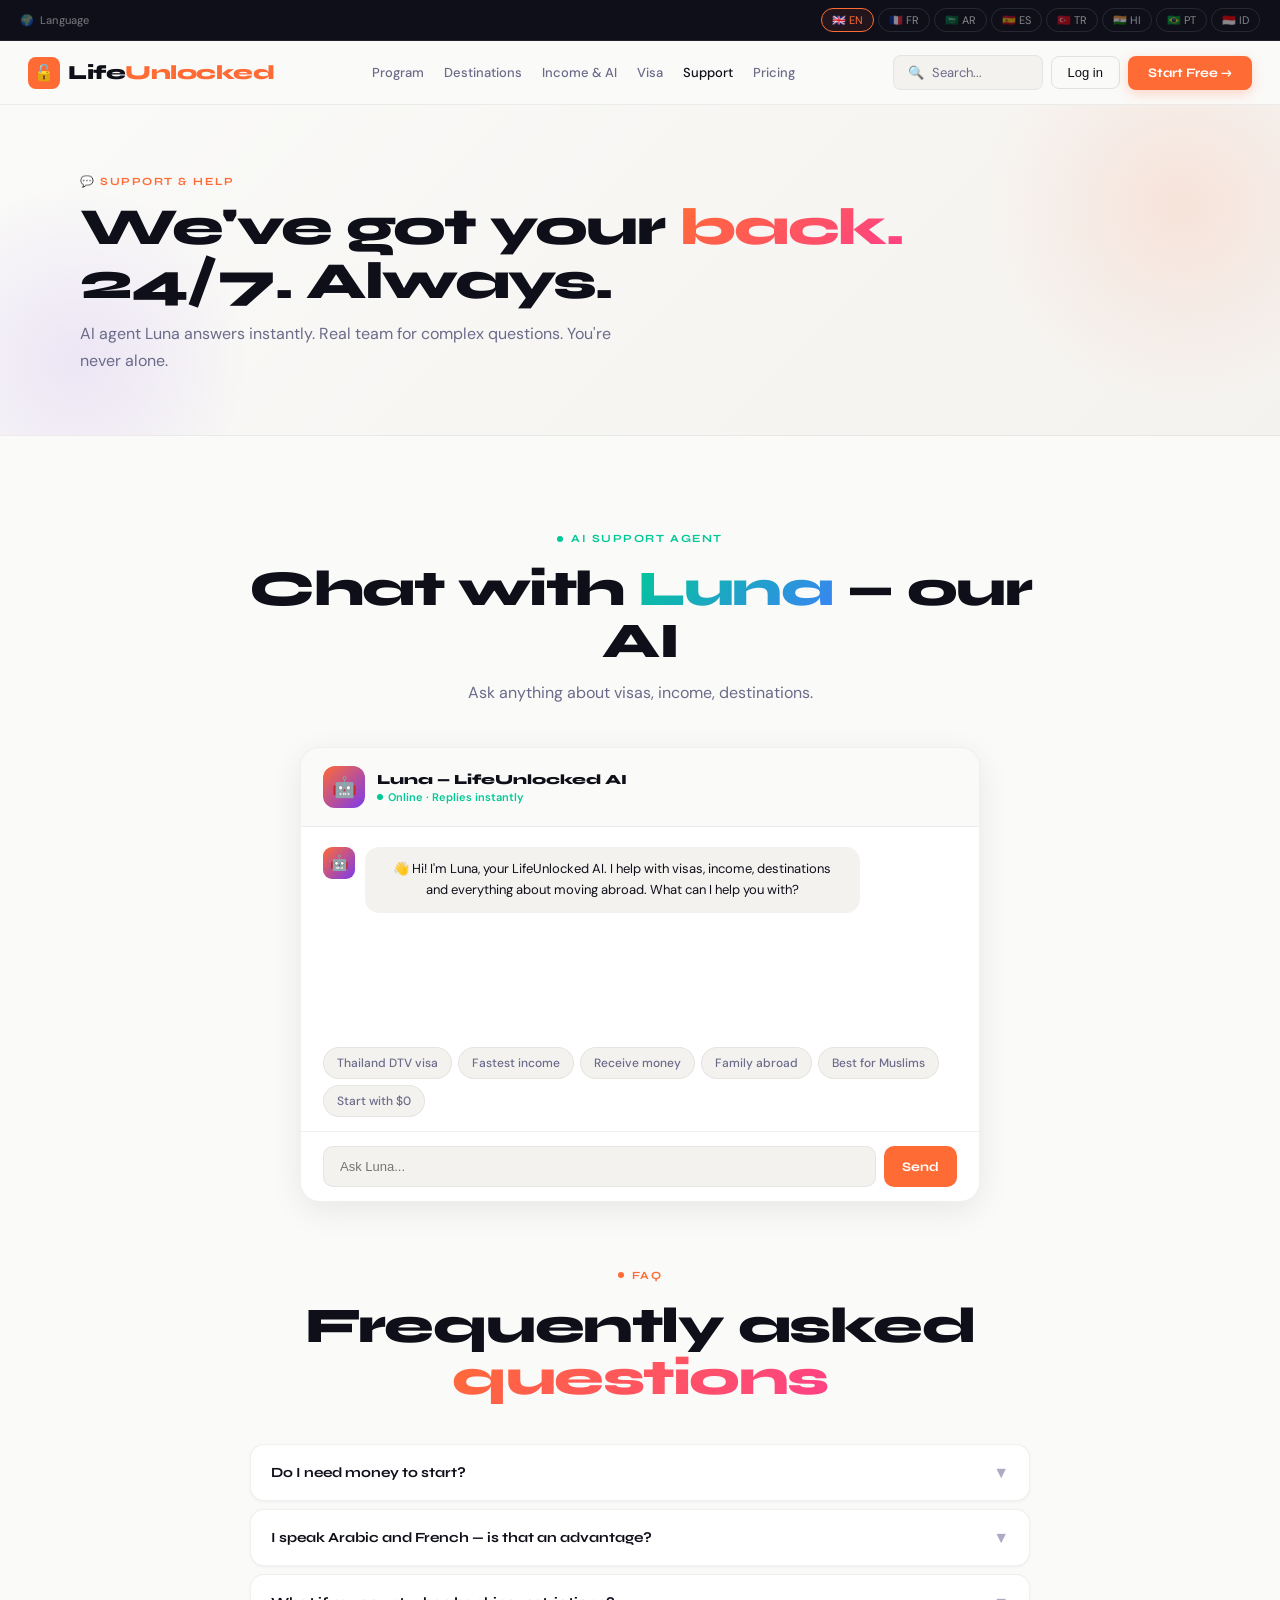
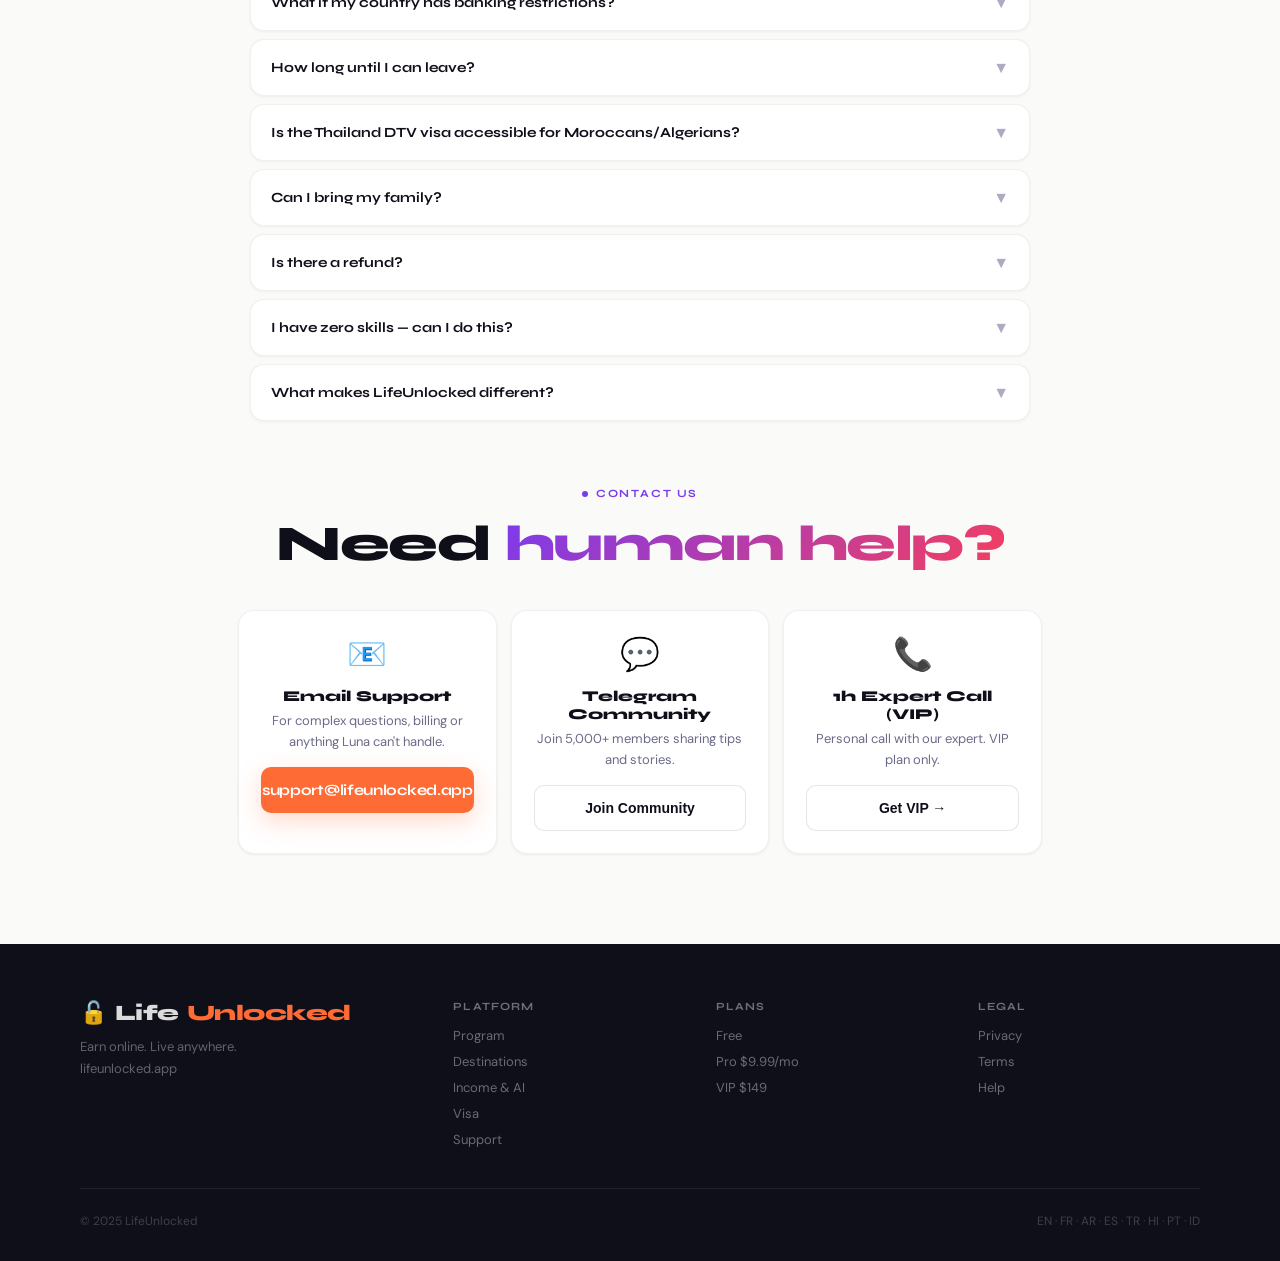
<file: support.html>
<!DOCTYPE html>
<html lang="en">
<head>
<meta charset="UTF-8">
<meta name="viewport" content="width=device-width, initial-scale=1.0">
<title>Support — LifeUnlocked</title>
<link href="https://fonts.googleapis.com/css2?family=Syne:wght@400;600;700;800&family=DM+Sans:wght@300;400;500;600&display=swap" rel="stylesheet">
<link rel="stylesheet" href="shared.css">
<style>
.chat-wrap{background:#fff;border:1px solid var(--b1);border-radius:20px;overflow:hidden;max-width:680px;margin:40px auto 0;box-shadow:0 8px 32px rgba(0,0,0,.08)}
.chat-head{padding:18px 22px;border-bottom:1px solid var(--b1);display:flex;align-items:center;gap:12px;background:var(--bg)}
.chat-ava{width:42px;height:42px;border-radius:12px;background:linear-gradient(135deg,var(--or),var(--pu));display:flex;align-items:center;justify-content:center;font-size:20px}
.chat-name{font-family:'Syne',sans-serif;font-size:14px;font-weight:800;color:var(--tx)}
.chat-status{font-size:11px;color:var(--te);margin-top:2px;display:flex;align-items:center;gap:5px;font-weight:600}
.online-dot{width:6px;height:6px;border-radius:50%;background:var(--te);animation:pulse 2s infinite}
.chat-msgs{padding:20px 22px;display:flex;flex-direction:column;gap:12px;min-height:220px;max-height:360px;overflow-y:auto}
.msg{display:flex;gap:10px;align-items:flex-start}.msg.user{flex-direction:row-reverse}
.msg-ava{width:32px;height:32px;border-radius:9px;display:flex;align-items:center;justify-content:center;font-size:15px;min-width:32px}
.msg-ava.ai{background:linear-gradient(135deg,var(--or),var(--pu))}.msg-ava.hu{background:var(--bg2)}
.msg-bubble{border-radius:14px;padding:12px 16px;font-size:13px;line-height:1.6;max-width:78%}
.msg.ai .msg-bubble{background:var(--bg2);color:var(--tx)}.msg.user .msg-bubble{background:var(--or);color:#fff}
.typing{display:flex;align-items:center;gap:4px;padding:12px 16px;background:var(--bg2);border-radius:14px;max-width:80px}
.typing span{width:7px;height:7px;border-radius:50%;background:var(--mu);animation:bounce .8s ease-in-out infinite}
.typing span:nth-child(2){animation-delay:.15s}.typing span:nth-child(3){animation-delay:.3s}
@keyframes bounce{0%,100%{transform:translateY(0)}50%{transform:translateY(-5px)}}
.chips{padding:0 22px 14px;display:flex;gap:6px;flex-wrap:wrap}
.chip{background:var(--bg2);border:1px solid var(--b1);color:var(--mu);padding:7px 13px;border-radius:20px;font-size:12px;cursor:pointer;transition:all .2s;font-weight:500}
.chip:hover{border-color:var(--or);color:var(--or);background:var(--or4)}
.chat-input-wrap{padding:14px 22px;border-top:1px solid var(--b1);display:flex;gap:8px}
.chat-input{flex:1;background:var(--bg2);border:1px solid var(--b1);border-radius:10px;padding:12px 16px;font-size:13px;color:var(--tx);outline:none}
.chat-input:focus{border-color:var(--or);background:#fff}
.chat-send{background:var(--or);color:#fff;border:none;border-radius:10px;padding:12px 18px;font-size:13px;cursor:pointer;font-weight:700;font-family:'Syne',sans-serif}
.chat-send:hover{background:var(--or2)}
.faq-list{max-width:780px;margin:40px auto 0;display:flex;flex-direction:column;gap:8px}
.faq-item{background:#fff;border:1px solid var(--b1);border-radius:14px;overflow:hidden;cursor:pointer;transition:all .2s;box-shadow:0 1px 3px rgba(0,0,0,.05)}
.faq-item:hover{border-color:var(--b2)}.faq-item.open{border-color:var(--or)}
.faq-q{padding:17px 20px;display:flex;align-items:center;justify-content:space-between;gap:12px}
.faq-q-text{font-family:'Syne',sans-serif;font-size:14px;font-weight:700;color:var(--tx)}
.faq-arrow{color:var(--fa);transition:transform .3s}.faq-item.open .faq-arrow{transform:rotate(180deg);color:var(--or)}
.faq-ans{max-height:0;overflow:hidden;transition:max-height .35s ease}
.faq-item.open .faq-ans{max-height:300px}
.faq-ans p{padding:0 20px 18px;font-size:13px;color:var(--mu);line-height:1.75;border-top:1px solid var(--b1)}
.contact-cards{display:grid;grid-template-columns:repeat(auto-fit,minmax(220px,1fr));gap:14px;margin-top:40px}
.contact-card{background:#fff;border:1px solid var(--b1);border-radius:16px;padding:22px;text-align:center;box-shadow:0 1px 3px rgba(0,0,0,.06)}
.contact-card:hover{box-shadow:0 8px 24px rgba(0,0,0,.08);transform:translateY(-3px)}
.contact-ico{font-size:32px;margin-bottom:12px}
.contact-title{font-family:'Syne',sans-serif;font-size:15px;font-weight:800;color:var(--tx);margin-bottom:6px}
.contact-sub{font-size:13px;color:var(--mu);line-height:1.6;margin-bottom:14px}
</style>
</head>
<body>
<div class="auth-overlay" id="auth-overlay"><div class="auth-box" id="auth-box"><div class="auth-header"><div class="auth-logo">🔓 <strong>Life</strong><span style="color:var(--or)">Unlocked</span></div><button class="auth-close" onclick="closeAuth()">✕</button></div><div class="auth-tabs"><button class="auth-tab active" id="tab-signin" onclick="switchTab('signin')" data-i18n="auth_signin">Sign In</button><button class="auth-tab" id="tab-signup" onclick="switchTab('signup')" data-i18n="auth_signup">Create Account</button></div><div id="auth-form-area"></div></div></div>

<nav id="main-nav">
  <div class="nav-logo" onclick="window.location='index.html'"><div class="nav-logo-mark">🔓</div><div><span class="nav-life">Life</span><span class="nav-ul">Unlocked</span></div></div>
  <div class="nav-links"><a href="program.html" data-i18n="nav_program">Program</a><a href="destinations.html" data-i18n="nav_destinations">Destinations</a><a href="income.html" data-i18n="nav_income">Income & AI</a><a href="visa.html" data-i18n="nav_visa">Visa</a><a href="support.html" class="active" data-i18n="nav_support">Support</a><a href="index.html#pricing" data-i18n="nav_pricing">Pricing</a></div>
  <div class="nav-right"><div class="nav-search-btn" onclick="toggleSearch()">🔍 <span data-i18n="nav_search">Search...</span></div><button class="nav-login-btn" onclick="openAuth('signin')" id="nav-login-btn" data-i18n="nav_login">Log in</button><button class="nav-cta-btn" onclick="window.location='index.html#quiz'" data-i18n="nav_cta">Start Free →</button></div>
  <button class="nav-mobile-menu" onclick="toggleMobileNav()">☰</button>
</nav>

<div class="mobile-nav" id="mobile-nav"><a href="program.html">📋 Program</a><a href="destinations.html">🌍 Destinations</a><a href="income.html">💰 Income & AI</a><a href="visa.html">📋 Visa</a><a href="support.html">💬 Support</a><a href="index.html#pricing">💎 Pricing</a></div>
<div class="search-bar-wrap" id="search-bar-wrap"><div class="search-bar-inner"><span>🔍</span><input class="search-bar-input" id="search-input" placeholder="Search..." oninput="runSearch(this.value)"><button onclick="toggleSearch()" style="background:none;border:none;cursor:pointer;color:var(--mu);font-size:16px">✕</button></div><div class="search-results" id="search-results"></div></div>

<div class="page-hero-rich">
  <div class="page-hero-inner">
    <div class="page-hero-label" id="ph-label">💬 Support & Help</div>
    <h1 class="page-hero-h1" id="ph-title">We've got your <span class="grad-or">back.</span><br>24/7. Always.</h1>
    <p class="page-hero-sub" id="ph-sub">AI agent Luna answers instantly. Real team for complex immigration questions. You're never alone.</p>
  </div>
</div>

<div class="section-wrap alt">
<div class="section section-center" style="max-width:860px">

<div class="sec-tag st-te"><div class="sec-tag-dot"></div><span class="sec-tag-txt" id="ai-tag">AI Support Agent</span></div>
<h2 class="sec-heading" id="ai-h">Chat with <span class="grad-te">Luna</span> — our AI</h2>
<p class="sec-sub c" id="ai-sub">Ask anything about visas, income, destinations. Luna answers in seconds.</p>

<div class="chat-wrap">
  <div class="chat-head">
    <div class="chat-ava">🤖</div>
    <div><div class="chat-name">Luna — LifeUnlocked AI</div><div class="chat-status"><div class="online-dot"></div><span id="online-text">Online · Replies instantly</span></div></div>
  </div>
  <div class="chat-msgs" id="chat-msgs"></div>
  <div class="chips" id="chips"></div>
  <div class="chat-input-wrap">
    <input class="chat-input" id="chat-in" placeholder="Ask Luna..." onkeydown="if(event.key==='Enter')sendMsg()">
    <button class="chat-send" onclick="sendMsg()" type="button" id="send-btn">Send</button>
  </div>
</div>

<div style="margin-top:60px">
<div class="sec-tag st-or" style="justify-content:center"><div class="sec-tag-dot"></div><span class="sec-tag-txt" id="faq-tag">FAQ</span></div>
<h2 class="sec-heading" id="faq-h">Frequently asked <span class="grad-or">questions</span></h2>
<div class="faq-list" id="faq-list"></div>
</div>

<div style="margin-top:60px">
<div class="sec-tag st-pu" style="justify-content:center"><div class="sec-tag-dot"></div><span class="sec-tag-txt" id="ct-tag">Contact Us</span></div>
<h2 class="sec-heading" id="ct-h">Need <span class="grad-pu">human help?</span></h2>
<div class="contact-cards" id="contact-cards"></div>
</div>

</div>
</div>

<footer class="main-footer">
  <div class="footer-inner">
    <div class="footer-top">
      <div><div class="footer-logo">🔓 <span style="color:rgba(255,255,255,.85)">Life</span><span style="color:var(--or)">Unlocked</span></div><div class="footer-tagline">Earn online. Live anywhere.<br>lifeunlocked.app</div></div>
      <div><div class="footer-col-title" data-i18n="ft_platform">Platform</div><div class="footer-links"><a href="program.html" data-i18n="nav_program">Program</a><a href="destinations.html" data-i18n="nav_destinations">Destinations</a><a href="income.html" data-i18n="nav_income">Income & AI</a><a href="visa.html" data-i18n="nav_visa">Visa</a><a href="support.html" data-i18n="nav_support">Support</a></div></div>
      <div><div class="footer-col-title" data-i18n="ft_plans">Plans</div><div class="footer-links"><a href="index.html#pricing">Free</a><a href="index.html#pricing">Pro $9.99/mo</a><a href="index.html#pricing">VIP $149</a></div></div>
      <div><div class="footer-col-title" data-i18n="ft_legal">Legal</div><div class="footer-links"><a href="#" data-i18n="ft_privacy">Privacy</a><a href="#" data-i18n="ft_terms">Terms</a><a href="support.html" data-i18n="ft_help">Help</a></div></div>
    </div>
    <div class="footer-bottom"><span>© 2025 LifeUnlocked</span><span>EN · FR · AR · ES · TR · HI · PT · ID</span></div>
  </div>
</footer>

<script src="shared.js"></script>
<script>
const PT = {
  en:{label:'💬 Support & Help',title:'We\'ve got your <span class="grad-or">back.</span><br>24/7. Always.',sub:'AI agent Luna answers instantly. Real team for complex questions. You\'re never alone.',aiTag:'AI Support Agent',aiH:'Chat with <span class="grad-te">Luna</span> — our AI',aiSub:'Ask anything about visas, income, destinations.',online:'Online · Replies instantly',send:'Send',placeholder:'Ask Luna...',welcome:"👋 Hi! I'm Luna, your LifeUnlocked AI. I help with visas, income, destinations and everything about moving abroad. What can I help you with?",faqTag:'FAQ',faqH:'Frequently asked <span class="grad-or">questions</span>',ctTag:'Contact Us',ctH:'Need <span class="grad-pu">human help?</span>',
   chip1:'Thailand DTV visa',chip2:'Fastest income',chip3:'Receive money',chip4:'Family abroad',chip5:'Best for Muslims',chip6:'Start with $0',
   c1t:'Email Support',c1d:'For complex questions, billing or anything Luna can\'t handle.',c1b:'support@lifeunlocked.app',
   c2t:'Telegram Community',c2d:'Join 5,000+ members sharing tips and stories.',c2b:'Join Community',
   c3t:'1h Expert Call (VIP)',c3d:'Personal call with our expert. VIP plan only.',c3b:'Get VIP →',
   faq:[
     {q:'Do I need money to start?',a:'No. The Free plan is 100% free. For online income, you need $0 to start on ComeUp, Fiverr, or Upwork. Your phone or laptop is enough.'},
     {q:'I speak Arabic and French — is that an advantage?',a:'A massive advantage. Arabic↔English and French↔English translators earn $0.08–0.20/word. Arabic community managers are extremely sought after.'},
     {q:'What if my country has banking restrictions?',a:'Use Payoneer or Wise. Never transfer to local bank if there are currency restrictions. Keep funds in USD/EUR. Open local bank only in destination country.'},
     {q:'How long until I can leave?',a:'Realistically: 10–24 months depending on hours worked, starting budget, and chosen income. Most members reach $1,000+/month in 5–8 months.'},
     {q:'Is the Thailand DTV visa accessible for Moroccans/Algerians?',a:'Yes but requires planning: 500,000 THB + cooking school enrollment 6+ months. Alternative: Georgia is visa-free 1 year — much easier first step.'},
     {q:'Can I bring my family?',a:'Yes. Dedicated programs for couples and families. Malaysia and Thailand are ideal — international schools, halal food, healthcare, expat communities.'},
     {q:'Is there a refund?',a:'7-day full refund guarantee, no questions. Contact support@lifeunlocked.app within 7 days of purchase.'},
     {q:'I have zero skills — can I do this?',a:'Yes. VA and translation require zero prior skills. CapCut video editing learnable in 30 days. Members reach $1,000+/month in 4–6 months.'},
     {q:'What makes LifeUnlocked different?',a:'Three things: complete program (not just skills), adapted to your nationality, and we support you until installed abroad — not just until purchase.'},
   ]},
  fr:{label:'💬 Aide & Support',title:'On est <span class="grad-or">là pour toi.</span><br>24/7. Toujours.',sub:'L\'agent IA Luna répond instantanément. Équipe réelle pour les questions complexes. Tu n\'es jamais seul.',aiTag:'Agent IA',aiH:'Discute avec <span class="grad-te">Luna</span> — notre IA',aiSub:'Demande tout sur visas, revenus, destinations.',online:'En ligne · Réponse instantanée',send:'Envoyer',placeholder:'Demande à Luna...',welcome:"👋 Salut ! Je suis Luna, ton IA LifeUnlocked. Je t'aide sur visas, revenus, destinations et tout sur l'expatriation. Comment puis-je t'aider ?",faqTag:'FAQ',faqH:'Questions <span class="grad-or">fréquentes</span>',ctTag:'Contacte-nous',ctH:'Besoin d\'aide <span class="grad-pu">humaine ?</span>',
   chip1:'Visa DTV Thaïlande',chip2:'Revenu le plus rapide',chip3:'Recevoir de l\'argent',chip4:'Famille à l\'étranger',chip5:'Meilleur pour musulmans',chip6:'Commencer à 0$',
   c1t:'Support Email',c1d:'Pour questions complexes, facturation ou tout ce que Luna ne peut faire.',c1b:'support@lifeunlocked.app',
   c2t:'Communauté Telegram',c2d:'Rejoins 5 000+ membres partageant conseils et histoires.',c2b:'Rejoindre',
   c3t:'Appel Expert 1h (VIP)',c3d:'Appel personnel avec notre expert. Plan VIP uniquement.',c3b:'Obtenir VIP →',
   faq:[
     {q:'Faut-il de l\'argent pour commencer ?',a:'Non. Le plan Gratuit est 100% gratuit. Pour le revenu en ligne, tu as besoin de 0$ pour commencer sur ComeUp, Fiverr ou Upwork.'},
     {q:'Je parle arabe et français — un avantage ?',a:'Énorme avantage. Les traducteurs arabe↔anglais et français↔anglais gagnent 0,08–0,20$/mot. Les community managers arabes sont très recherchés.'},
     {q:'Et si mon pays a des restrictions bancaires ?',a:'Utilise Payoneer ou Wise. Ne transfère jamais à ta banque locale s\'il y a des restrictions. Garde en USD/EUR. Ouvre une banque locale dans le pays de destination.'},
     {q:'Combien de temps avant de partir ?',a:'Réaliste : 10–24 mois selon les heures travaillées et le budget. La plupart atteignent 1 000$+/mois en 5–8 mois.'},
     {q:'Le visa DTV Thaïlande est accessible pour Marocains/Algériens ?',a:'Oui mais nécessite préparation : 500 000 THB + école de cuisine 6+ mois. Alternative : Géorgie sans visa 1 an — première étape beaucoup plus facile.'},
     {q:'Je peux emmener ma famille ?',a:'Oui. Programmes dédiés couples et familles. Malaisie et Thaïlande idéales — écoles internationales, halal, santé, communautés expat.'},
     {q:'Y a-t-il un remboursement ?',a:'Garantie 7 jours sans condition. Contacte support@lifeunlocked.app dans les 7 jours après achat.'},
     {q:'Je n\'ai aucune compétence — c\'est possible ?',a:'Oui. VA et traduction ne nécessitent aucune compétence. Montage vidéo CapCut apprenable en 30 jours. Beaucoup atteignent 1 000$+/mois en 4–6 mois.'},
     {q:'Qu\'est-ce qui différencie LifeUnlocked ?',a:'Trois choses : programme complet (pas que les compétences), adapté à ta nationalité, et soutien jusqu\'à ton installation à l\'étranger — pas juste jusqu\'à l\'achat.'},
   ]},
  ar:{label:'💬 الدعم والمساعدة',title:'نحن <span class="grad-or">معك.</span><br>24/7. دائمًا.',sub:'وكيل الذكاء Luna يجيب فورًا. فريق حقيقي للأسئلة المعقدة. لست وحدك أبدًا.',aiTag:'وكيل الذكاء',aiH:'دردش مع <span class="grad-te">Luna</span> - الذكاء الاصطناعي',aiSub:'اسأل أي شيء عن التأشيرات والدخل والوجهات.',online:'متصل · يرد فورًا',send:'إرسال',placeholder:'اسأل Luna...',welcome:"👋 مرحبًا! أنا Luna، الذكاء الاصطناعي الخاص بك. أساعدك في التأشيرات والدخل والوجهات. كيف أساعدك؟",faqTag:'الأسئلة الشائعة',faqH:'الأسئلة <span class="grad-or">المتكررة</span>',ctTag:'اتصل بنا',ctH:'تحتاج مساعدة <span class="grad-pu">بشرية؟</span>',
   chip1:'تأشيرة DTV تايلاند',chip2:'أسرع دخل',chip3:'استلام المال',chip4:'عائلة في الخارج',chip5:'الأفضل للمسلمين',chip6:'البدء من الصفر',
   c1t:'دعم بالبريد',c1d:'للأسئلة المعقدة أو الفواتير.',c1b:'support@lifeunlocked.app',
   c2t:'مجتمع Telegram',c2d:'انضم إلى 5000+ عضو يشاركون النصائح.',c2b:'انضم للمجتمع',
   c3t:'مكالمة خبير ساعة (VIP)',c3d:'مكالمة شخصية مع خبيرنا. خطة VIP فقط.',c3b:'احصل على VIP ←',
   faq:[
     {q:'هل أحتاج إلى أموال للبدء؟',a:'لا. الخطة المجانية مجانية 100%. لدخل أونلاين، تحتاج 0$ للبدء على ComeUp أو Fiverr أو Upwork.'},
     {q:'أتحدث العربية والفرنسية - ميزة؟',a:'ميزة ضخمة. مترجمو العربية↔الإنجليزية يكسبون 0.08–0.20$/كلمة. مديرو المجتمع العربي مطلوبون جدًا.'},
     {q:'ماذا لو كان بلدي به قيود مصرفية؟',a:'استخدم Payoneer أو Wise. لا تحول أبدًا إلى البنك المحلي إذا كانت هناك قيود. احتفظ بالأموال بالدولار/اليورو.'},
     {q:'كم من الوقت قبل المغادرة؟',a:'واقعيًا: 10–24 شهرًا حسب الساعات والميزانية. معظم الأعضاء يصلون إلى 1000$+/شهر في 5–8 أشهر.'},
     {q:'هل تأشيرة DTV التايلاندية متاحة للمغاربة/الجزائريين؟',a:'نعم لكن تحتاج تخطيط: 500,000 THB + تسجيل في مدرسة طبخ 6+ أشهر. بديل: جورجيا بدون تأشيرة سنة واحدة - خطوة أولى أسهل بكثير.'},
     {q:'هل يمكنني إحضار عائلتي؟',a:'نعم. برامج مخصصة للأزواج والعائلات. ماليزيا وتايلاند مثاليتان - مدارس دولية، طعام حلال، رعاية صحية، مجتمعات أجنبية.'},
     {q:'هل يوجد استرداد؟',a:'ضمان استرداد 7 أيام كامل بدون شروط. اتصل بـ support@lifeunlocked.app خلال 7 أيام من الشراء.'},
     {q:'ليس لدي مهارات - هل يمكنني فعل ذلك؟',a:'نعم. المساعد الافتراضي والترجمة لا يتطلبان مهارات سابقة. تحرير الفيديو CapCut يمكن تعلمه في 30 يومًا.'},
     {q:'ما الذي يميز LifeUnlocked؟',a:'ثلاثة أشياء: برنامج كامل، مكيف مع جنسيتك، ودعمك حتى استقرارك في الخارج.'},
   ]},
  es:{label:'💬 Soporte',title:'Estamos <span class="grad-or">contigo.</span><br>24/7. Siempre.',sub:'El agente IA Luna responde al instante. Equipo real para preguntas complejas.',aiTag:'Agente IA',aiH:'Chatea con <span class="grad-te">Luna</span> — nuestra IA',aiSub:'Pregunta sobre visas, ingresos, destinos.',online:'En línea · Responde al instante',send:'Enviar',placeholder:'Pregunta a Luna...',welcome:"👋 ¡Hola! Soy Luna, tu IA. Ayudo con visas, ingresos, destinos. ¿Cómo te ayudo?",faqTag:'FAQ',faqH:'Preguntas <span class="grad-or">frecuentes</span>',ctTag:'Contacto',ctH:'¿Necesitas ayuda <span class="grad-pu">humana?</span>',
   chip1:'Visa DTV Tailandia',chip2:'Ingreso más rápido',chip3:'Recibir dinero',chip4:'Familia al extranjero',chip5:'Mejor para musulmanes',chip6:'Empezar con $0',
   c1t:'Soporte Email',c1d:'Para preguntas complejas o facturación.',c1b:'support@lifeunlocked.app',
   c2t:'Comunidad Telegram',c2d:'Únete a 5,000+ miembros.',c2b:'Únete',
   c3t:'Llamada Experto 1h (VIP)',c3d:'Llamada con nuestro experto. Solo VIP.',c3b:'Obtener VIP →',
   faq:[
     {q:'¿Necesito dinero para empezar?',a:'No. Plan Gratis 100% gratis. Para ingresos online, $0 para empezar en ComeUp, Fiverr o Upwork.'},
     {q:'¿Hablo árabe y francés — es ventaja?',a:'Enorme ventaja. Traductores árabe↔inglés ganan $0.08–0.20/palabra.'},
     {q:'¿Y si mi país tiene restricciones bancarias?',a:'Usa Payoneer o Wise. No transfiera al banco local si hay restricciones.'},
     {q:'¿Cuánto tiempo antes de irme?',a:'Realista: 10–24 meses. La mayoría alcanza $1,000+/mes en 5–8 meses.'},
     {q:'¿Visa DTV Tailandia accesible para marroquíes?',a:'Sí pero requiere planificación. Alternativa: Georgia sin visa 1 año.'},
     {q:'¿Puedo llevar a mi familia?',a:'Sí. Programas para parejas y familias. Malasia y Tailandia ideales.'},
     {q:'¿Hay reembolso?',a:'Garantía de 7 días completa.'},
     {q:'¿Sin habilidades — puedo hacerlo?',a:'Sí. VA y traducción no requieren habilidades previas.'},
     {q:'¿Qué diferencia LifeUnlocked?',a:'Programa completo, adaptado a tu nacionalidad, soporte hasta instalación.'},
   ]},
  tr:{label:'💬 Destek',title:'Yanınızdayız.<br><span class="grad-or">7/24.</span> Her zaman.',sub:'AI ajanı Luna anında yanıt verir. Karmaşık sorular için gerçek ekip.',aiTag:'AI Destek',aiH:'<span class="grad-te">Luna</span> ile sohbet et',aiSub:'Vize, gelir, destinasyon hakkında her şeyi sor.',online:'Çevrimiçi · Anında cevap',send:'Gönder',placeholder:'Luna\'ya sor...',welcome:"👋 Merhaba! Ben Luna, LifeUnlocked AI. Vize, gelir, destinasyon konusunda yardımcı olurum.",faqTag:'SSS',faqH:'Sıkça <span class="grad-or">sorulanlar</span>',ctTag:'İletişim',ctH:'<span class="grad-pu">İnsan yardımı</span> mı?',
   chip1:'Tayland DTV',chip2:'En hızlı gelir',chip3:'Para alma',chip4:'Aile ile',chip5:'Müslümanlar için',chip6:'$0 ile başla',
   c1t:'E-posta Destek',c1d:'Karmaşık sorular için.',c1b:'support@lifeunlocked.app',
   c2t:'Telegram Topluluğu',c2d:'5,000+ üyeye katıl.',c2b:'Katıl',
   c3t:'1s Uzman (VIP)',c3d:'Uzmanımızla görüşme.',c3b:'VIP Al →',
   faq:[
     {q:'Para gerekli mi?',a:'Hayır. Ücretsiz plan tamamen ücretsiz. Online gelir için $0 yeterli.'},
     {q:'Arapça ve Fransızca konuşuyorum?',a:'Büyük avantaj. Çevirmenler $0.08–0.20/kelime kazanır.'},
     {q:'Bankacılık kısıtlamaları?',a:'Payoneer veya Wise kullanın. Yerel bankaya transfer etmeyin.'},
     {q:'Ne kadar sürer?',a:'Gerçekçi: 10–24 ay. Çoğunluk 5–8 ayda $1,000+/ay\'a ulaşır.'},
     {q:'Tayland DTV Faslılar/Cezayirliler için?',a:'Evet ama planlama gerekir. Alternatif: Gürcistan vizesiz 1 yıl.'},
     {q:'Ailemi getirebilir miyim?',a:'Evet. Çift ve aile programları. Malezya ve Tayland ideal.'},
     {q:'İade var mı?',a:'7 gün tam iade garantisi.'},
     {q:'Becerim yok — yapabilir miyim?',a:'Evet. VA ve çeviri beceri gerektirmez.'},
     {q:'LifeUnlocked\'ın farkı?',a:'Tam program, milliyetinize uyarlanmış, yurt dışına yerleşene kadar destek.'},
   ]},
  hi:{label:'💬 सहायता',title:'हम <span class="grad-or">आपके साथ हैं।</span><br>24/7।',sub:'AI एजेंट Luna तुरंत जवाब देता है।',aiTag:'AI सहायता',aiH:'<span class="grad-te">Luna</span> से चैट करें',aiSub:'वीजा, आय, गंतव्यों के बारे में पूछें।',online:'ऑनलाइन · तुरंत उत्तर',send:'भेजें',placeholder:'Luna से पूछें...',welcome:"👋 नमस्ते! मैं Luna हूं। मैं वीजा, आय, गंतव्यों में मदद करता हूं।",faqTag:'सामान्य प्रश्न',faqH:'अक्सर <span class="grad-or">पूछे जाने वाले</span>',ctTag:'संपर्क',ctH:'<span class="grad-pu">मानवीय मदद</span> चाहिए?',
   chip1:'थाईलैंड DTV',chip2:'तेज़ आय',chip3:'पैसा प्राप्त करें',chip4:'परिवार विदेश',chip5:'मुस्लिमों के लिए',chip6:'$0 से शुरू',
   c1t:'ईमेल सहायता',c1d:'जटिल प्रश्नों के लिए।',c1b:'support@lifeunlocked.app',
   c2t:'Telegram समुदाय',c2d:'5,000+ सदस्यों से जुड़ें।',c2b:'जुड़ें',
   c3t:'1 घंटा विशेषज्ञ (VIP)',c3d:'व्यक्तिगत कॉल। केवल VIP।',c3b:'VIP प्राप्त करें →',
   faq:[
     {q:'पैसे चाहिए?',a:'नहीं। मुफ्त प्लान 100% मुफ्त।'},
     {q:'अरबी और फ्रेंच - फायदा?',a:'बड़ा फायदा। अनुवादक $0.08–0.20/शब्द कमाते हैं।'},
     {q:'बैंकिंग प्रतिबंध?',a:'Payoneer या Wise का उपयोग करें।'},
     {q:'कब तक?',a:'10–24 महीने वास्तविक रूप से।'},
     {q:'मोरक्कन/अल्जीरियाई के लिए DTV?',a:'हां लेकिन योजना चाहिए। विकल्प: जॉर्जिया 1 साल वीजा-मुक्त।'},
     {q:'परिवार ला सकता हूं?',a:'हां। मलेशिया और थाईलैंड आदर्श।'},
     {q:'धनवापसी?',a:'7 दिन पूर्ण गारंटी।'},
     {q:'कोई कौशल नहीं?',a:'हां। VA और अनुवाद बिना कौशल।'},
     {q:'क्या अंतर है?',a:'पूर्ण कार्यक्रम, राष्ट्रीयता के अनुसार।'},
   ]},
  pt:{label:'💬 Suporte',title:'Estamos <span class="grad-or">com você.</span><br>24/7.',sub:'Agente IA Luna responde instantaneamente.',aiTag:'Agente IA',aiH:'Converse com <span class="grad-te">Luna</span>',aiSub:'Pergunte sobre vistos, renda, destinos.',online:'Online · Responde instantaneamente',send:'Enviar',placeholder:'Pergunte à Luna...',welcome:"👋 Olá! Sou Luna, sua IA. Ajudo com vistos, renda, destinos.",faqTag:'FAQ',faqH:'Perguntas <span class="grad-or">frequentes</span>',ctTag:'Contato',ctH:'Ajuda <span class="grad-pu">humana?</span>',
   chip1:'Visto DTV Tailândia',chip2:'Renda mais rápida',chip3:'Receber dinheiro',chip4:'Família no exterior',chip5:'Para muçulmanos',chip6:'Começar com $0',
   c1t:'Suporte Email',c1d:'Para perguntas complexas.',c1b:'support@lifeunlocked.app',
   c2t:'Comunidade Telegram',c2d:'Junte-se a 5.000+ membros.',c2b:'Entrar',
   c3t:'Chamada Especialista (VIP)',c3d:'Chamada com nosso especialista.',c3b:'Obter VIP →',
   faq:[
     {q:'Preciso de dinheiro?',a:'Não. Plano grátis 100%.'},
     {q:'Falo árabe e francês — vantagem?',a:'Enorme vantagem.'},
     {q:'Restrições bancárias?',a:'Use Payoneer ou Wise.'},
     {q:'Quanto tempo?',a:'10–24 meses realista.'},
     {q:'DTV Tailândia para marroquinos?',a:'Sim mas requer planejamento.'},
     {q:'Posso levar família?',a:'Sim. Malásia e Tailândia ideais.'},
     {q:'Tem reembolso?',a:'Garantia de 7 dias.'},
     {q:'Sem habilidades?',a:'Sim. VA e tradução sem habilidades.'},
     {q:'O que é diferente?',a:'Programa completo, adaptado à nacionalidade.'},
   ]},
  id:{label:'💬 Dukungan',title:'Kami <span class="grad-or">mendukung Anda.</span><br>24/7.',sub:'Agen AI Luna menjawab instan.',aiTag:'Agen AI',aiH:'Mengobrol dengan <span class="grad-te">Luna</span>',aiSub:'Tanya apa saja tentang visa, penghasilan, destinasi.',online:'Online · Balas instan',send:'Kirim',placeholder:'Tanya Luna...',welcome:"👋 Hai! Saya Luna, AI Anda. Saya membantu dengan visa, penghasilan, destinasi.",faqTag:'FAQ',faqH:'Pertanyaan <span class="grad-or">umum</span>',ctTag:'Kontak',ctH:'Bantuan <span class="grad-pu">manusia?</span>',
   chip1:'Visa DTV Thailand',chip2:'Penghasilan tercepat',chip3:'Terima uang',chip4:'Keluarga ke luar negeri',chip5:'Untuk Muslim',chip6:'Mulai dengan $0',
   c1t:'Dukungan Email',c1d:'Untuk pertanyaan kompleks.',c1b:'support@lifeunlocked.app',
   c2t:'Komunitas Telegram',c2d:'Bergabung dengan 5.000+ anggota.',c2b:'Bergabung',
   c3t:'Panggilan Pakar 1j (VIP)',c3d:'Panggilan dengan pakar kami.',c3b:'Dapatkan VIP →',
   faq:[
     {q:'Butuh uang untuk mulai?',a:'Tidak. Paket gratis 100%.'},
     {q:'Bahasa Arab dan Prancis — keuntungan?',a:'Keuntungan besar.'},
     {q:'Pembatasan perbankan?',a:'Gunakan Payoneer atau Wise.'},
     {q:'Berapa lama?',a:'10–24 bulan realistis.'},
     {q:'DTV Thailand untuk Maroko?',a:'Ya tapi butuh perencanaan.'},
     {q:'Bisa bawa keluarga?',a:'Ya. Malaysia dan Thailand ideal.'},
     {q:'Ada pengembalian dana?',a:'Jaminan 7 hari.'},
     {q:'Tanpa keterampilan?',a:'Ya. VA dan terjemahan tanpa keterampilan.'},
     {q:'Apa bedanya?',a:'Program lengkap, disesuaikan dengan kewarganegaraan.'},
   ]},
};

let msgs = [];
function getT(){return PT[i18n.current] || PT.en;}

const LUNA_ANSWERS = {
  visa: ["For Thailand DTV: 500,000 THB + cooking school 6+ months. Apply on thaievisa.go.th. Use the Visa Checker for your nationality. Georgia is visa-free 1 year for many passports — easiest first step! 🎯"],
  income: ["Fastest income: Translation if you speak Arabic/French (3-7 days), Virtual Assistant (no skills needed), Video Editing with CapCut (learn in 30 days). What are your skills? 💪"],
  money: ["Use Payoneer (works perfectly with Fiverr/Upwork) or Wise (low fees). Don't transfer to local bank if currency restrictions. Keep USD/EUR until you arrive abroad. 💰"],
  family: ["For families: Malaysia and Thailand top recommendations — international schools, halal everywhere, healthcare excellent, large expat communities. 👨‍👩‍👧"],
  start: ["With $0: Create profiles on Fiverr AND ComeUp. First service: virtual assistant or translation if Arabic/French. First income possible in 7 days. Install free CapCut + Canva + Claude AI. 🚀"],
  default: ["I help with visas, income strategies, destinations, banking, family planning. Ask me about fastest income for your skills, best destination for your passport, or moving abroad! 😊"],
};

function applyPageT(){
  const t = getT();
  document.getElementById('ph-label').textContent = t.label;
  document.getElementById('ph-title').innerHTML = t.title;
  document.getElementById('ph-sub').textContent = t.sub;
  document.getElementById('ai-tag').textContent = t.aiTag;
  document.getElementById('ai-h').innerHTML = t.aiH;
  document.getElementById('ai-sub').textContent = t.aiSub;
  document.getElementById('online-text').textContent = t.online;
  document.getElementById('send-btn').textContent = t.send;
  document.getElementById('chat-in').placeholder = t.placeholder;
  document.getElementById('faq-tag').textContent = t.faqTag;
  document.getElementById('faq-h').innerHTML = t.faqH;
  document.getElementById('ct-tag').textContent = t.ctTag;
  document.getElementById('ct-h').innerHTML = t.ctH;
  // Reset welcome message in current language
  msgs = [{ai:true, t: t.welcome}];
  renderChat();
  // Chips
  const chips = [t.chip1, t.chip2, t.chip3, t.chip4, t.chip5, t.chip6];
  document.getElementById('chips').innerHTML = chips.map(c => `<div class="chip" onclick="askChip('${c.replace(/'/g,"\\'")}')">${c}</div>`).join('');
  // FAQ
  document.getElementById('faq-list').innerHTML = t.faq.map((f,i) => `
    <div class="faq-item" id="fq${i}">
      <div class="faq-q" onclick="toggleFaq(${i})"><div class="faq-q-text">${f.q}</div><span class="faq-arrow">▼</span></div>
      <div class="faq-ans"><p>${f.a}</p></div>
    </div>`).join('');
  // Contact cards
  document.getElementById('contact-cards').innerHTML = `
    <div class="contact-card"><div class="contact-ico">📧</div><div class="contact-title">${t.c1t}</div><div class="contact-sub">${t.c1d}</div><button class="btn-primary" style="width:100%;justify-content:center" onclick="window.location='mailto:support@lifeunlocked.app'">${t.c1b}</button></div>
    <div class="contact-card"><div class="contact-ico">💬</div><div class="contact-title">${t.c2t}</div><div class="contact-sub">${t.c2d}</div><button class="btn-secondary" style="width:100%" onclick="alert('Coming soon!')">${t.c2b}</button></div>
    <div class="contact-card"><div class="contact-ico">📞</div><div class="contact-title">${t.c3t}</div><div class="contact-sub">${t.c3d}</div><button class="btn-secondary" style="width:100%" onclick="window.location='index.html#pricing'">${t.c3b}</button></div>
  `;
}

window.addEventListener('langchange', applyPageT);

function renderChat(){
  const el = document.getElementById('chat-msgs');
  el.innerHTML = msgs.map(m => `<div class="msg ${m.ai?'ai':'user'}"><div class="msg-ava ${m.ai?'ai':'hu'}">${m.ai?'🤖':'👤'}</div><div class="msg-bubble">${m.t}</div></div>`).join('');
  el.scrollTop = el.scrollHeight;
}

function askChip(q){const i=document.getElementById('chat-in');i.value=q;sendMsg();}
window.askChip = askChip;

function sendMsg(){
  const inp = document.getElementById('chat-in');
  const txt = inp.value.trim();
  if(!txt) return;
  msgs.push({ai:false, t:txt});
  inp.value = '';
  msgs.push({ai:true, t:'<div class="typing"><span></span><span></span><span></span></div>'});
  renderChat();
  setTimeout(() => {
    msgs.pop();
    const l = txt.toLowerCase();
    let r;
    if(l.includes('visa')||l.includes('dtv')||l.includes('passport')||l.includes('تأشير')) r = LUNA_ANSWERS.visa[0];
    else if(l.includes('famil')||l.includes('couple')||l.includes('child')||l.includes('عائل')) r = LUNA_ANSWERS.family[0];
    else if(l.includes('income')||l.includes('earn')||l.includes('youtube')||l.includes('دخل')) r = LUNA_ANSWERS.income[0];
    else if(l.includes('bank')||l.includes('money')||l.includes('pay')||l.includes('مال')) r = LUNA_ANSWERS.money[0];
    else if(l.includes('start')||l.includes('zero')||l.includes('0')||l.includes('بدا')) r = LUNA_ANSWERS.start[0];
    else r = LUNA_ANSWERS.default[0];
    msgs.push({ai:true, t:r});
    renderChat();
  }, 900);
}
window.sendMsg = sendMsg;

function toggleFaq(i){
  const el = document.getElementById('fq'+i);
  const open = el.classList.contains('open');
  document.querySelectorAll('.faq-item').forEach(e => e.classList.remove('open'));
  if(!open) el.classList.add('open');
}
window.toggleFaq = toggleFaq;

document.addEventListener('DOMContentLoaded', applyPageT);
</script>
</body>
</html>
</file>
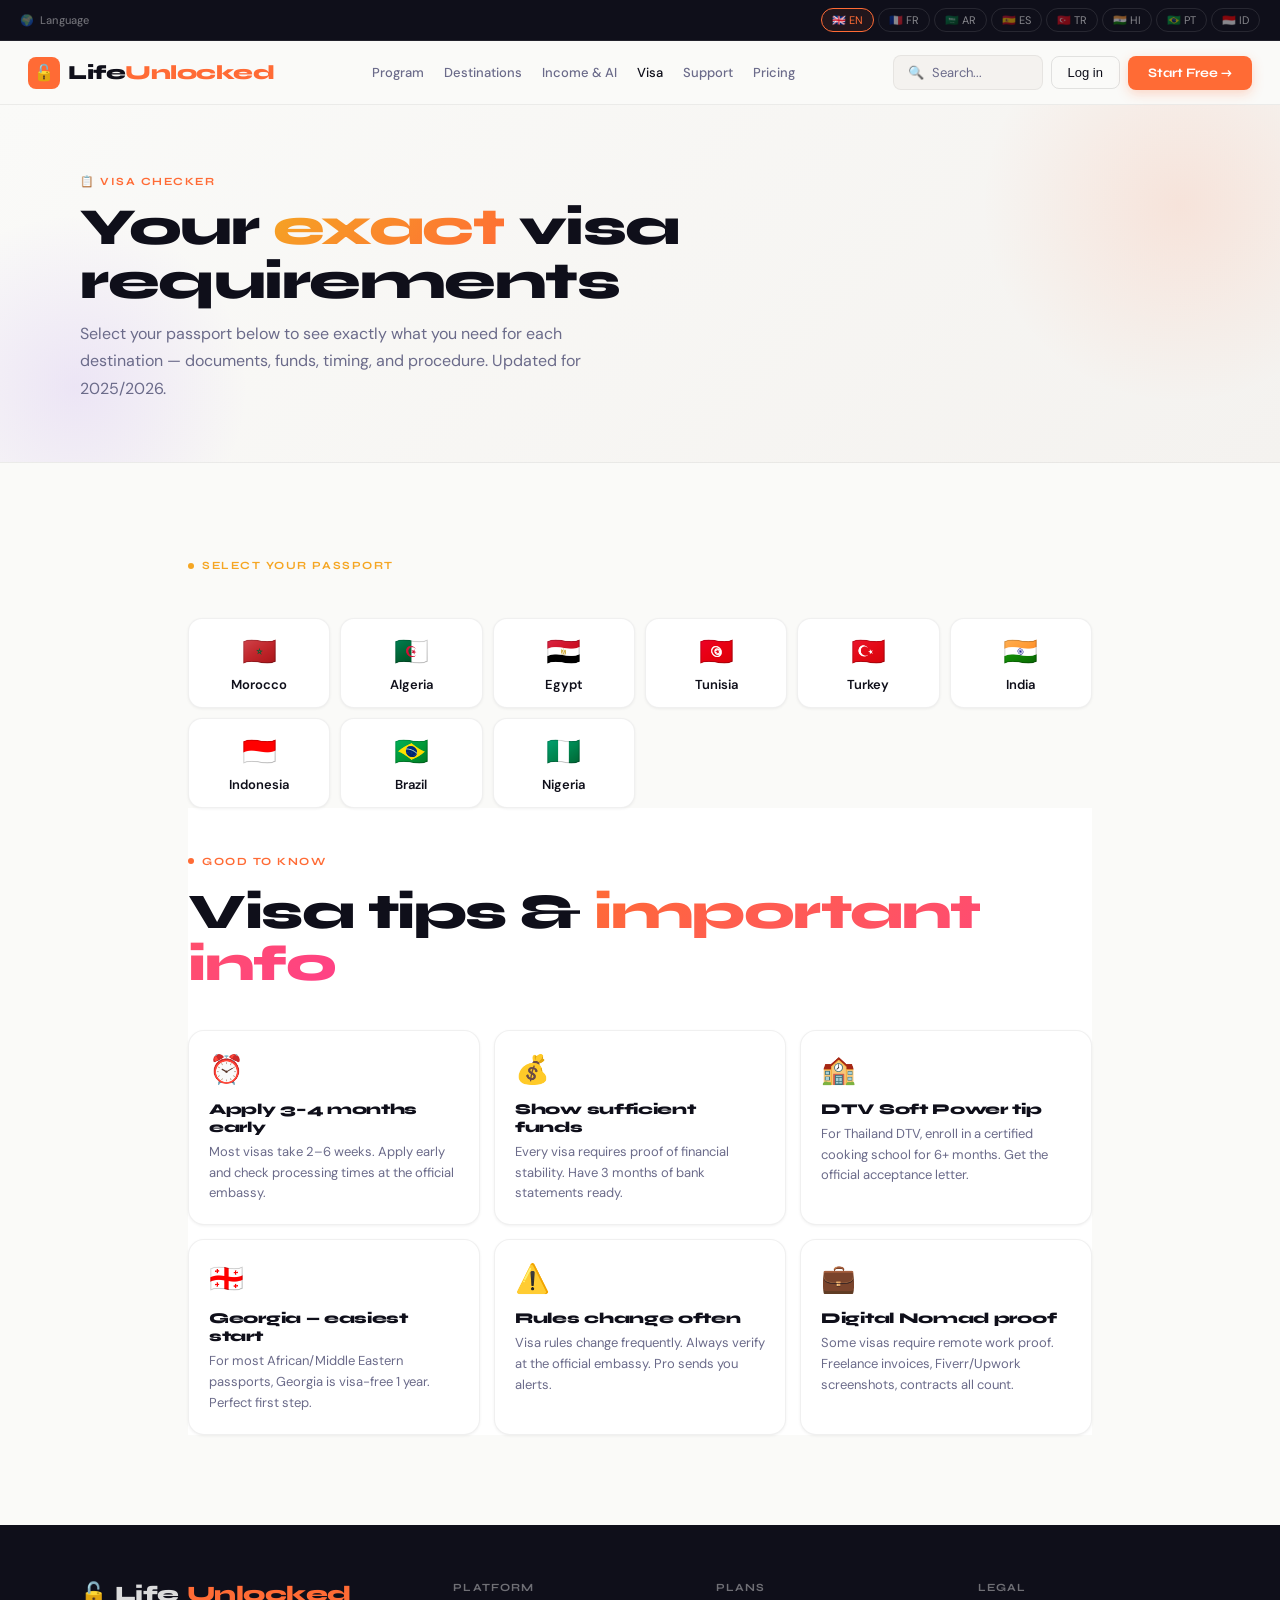
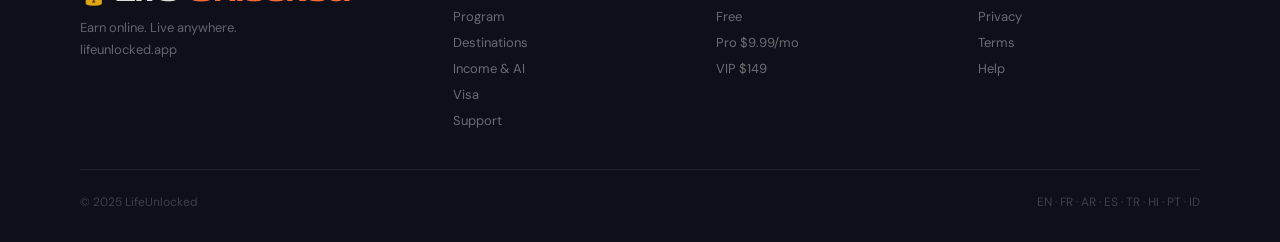
<file: visa.html>
<!DOCTYPE html>
<html lang="en">
<head>
<meta charset="UTF-8">
<meta name="viewport" content="width=device-width, initial-scale=1.0">
<title>Visa Checker — LifeUnlocked</title>
<link href="https://fonts.googleapis.com/css2?family=Syne:wght@400;600;700;800&family=DM+Sans:wght@300;400;500;600&display=swap" rel="stylesheet">
<link rel="stylesheet" href="shared.css">
<style>
.vc-grid{display:grid;grid-template-columns:repeat(auto-fill,minmax(130px,1fr));gap:10px;margin-top:28px}
.vc{background:#fff;border:1.5px solid var(--b1);border-radius:14px;padding:14px;text-align:center;cursor:pointer;transition:all .2s;box-shadow:0 1px 3px rgba(0,0,0,.06)}
.vc:hover,.vc.on{border-color:var(--or);background:var(--or4);box-shadow:0 4px 16px rgba(255,107,53,.15)}
.vc-flag{font-size:28px;margin-bottom:6px}.vc-name{font-size:13px;font-weight:600;color:var(--tx)}
.vr{background:#fff;border:1px solid var(--b1);border-radius:20px;padding:28px;margin-top:24px;display:none;box-shadow:0 4px 16px rgba(0,0,0,.06)}
.vr.show{display:block}
.vr-title{font-family:'Syne',sans-serif;font-size:20px;font-weight:800;color:var(--tx);margin-bottom:4px;letter-spacing:-.4px}
.vr-sub{font-size:13px;color:var(--mu);margin-bottom:20px}
.vdg{display:grid;grid-template-columns:repeat(auto-fill,minmax(250px,1fr));gap:14px}
.vdc{background:var(--bg2);border-radius:14px;padding:18px;border:1px solid var(--b1)}
.vdc-name{font-family:'Syne',sans-serif;font-size:15px;font-weight:800;color:var(--tx);margin-bottom:12px;letter-spacing:-.3px}
.vr-row{display:flex;justify-content:space-between;align-items:flex-start;font-size:13px;padding:7px 0;border-bottom:1px solid var(--b1)}
.vr-row:last-child{border:none;padding-bottom:0}
.vr-l{color:var(--mu);font-weight:500;min-width:110px}.vr-r{color:var(--tx);font-weight:600;text-align:right;max-width:60%;font-size:12px}
.vr-note{margin-top:20px;padding:14px 18px;background:rgba(124,58,237,.06);border:1px solid rgba(124,58,237,.12);border-radius:12px;font-size:13px;color:var(--mu);line-height:1.65}
.info-cards{display:grid;grid-template-columns:repeat(auto-fit,minmax(220px,1fr));gap:14px;margin-top:40px}
.info-card{background:#fff;border:1px solid var(--b1);border-radius:16px;padding:20px;box-shadow:0 1px 3px rgba(0,0,0,.06)}
.info-ico{font-size:28px;margin-bottom:12px}
.info-title{font-family:'Syne',sans-serif;font-size:15px;font-weight:800;color:var(--tx);margin-bottom:6px;letter-spacing:-.3px}
.info-desc{font-size:13px;color:var(--mu);line-height:1.6}
</style>
</head>
<body>
<div class="auth-overlay" id="auth-overlay"><div class="auth-box" id="auth-box"><div class="auth-header"><div class="auth-logo">🔓 <strong>Life</strong><span style="color:var(--or)">Unlocked</span></div><button class="auth-close" onclick="closeAuth()">✕</button></div><div class="auth-tabs"><button class="auth-tab active" id="tab-signin" onclick="switchTab('signin')" data-i18n="auth_signin">Sign In</button><button class="auth-tab" id="tab-signup" onclick="switchTab('signup')" data-i18n="auth_signup">Create Account</button></div><div id="auth-form-area"></div></div></div>

<nav id="main-nav">
  <div class="nav-logo" onclick="window.location='index.html'"><div class="nav-logo-mark">🔓</div><div><span class="nav-life">Life</span><span class="nav-ul">Unlocked</span></div></div>
  <div class="nav-links">
    <a href="program.html" data-i18n="nav_program">Program</a>
    <a href="destinations.html" data-i18n="nav_destinations">Destinations</a>
    <a href="income.html" data-i18n="nav_income">Income & AI</a>
    <a href="visa.html" class="active" data-i18n="nav_visa">Visa</a>
    <a href="support.html" data-i18n="nav_support">Support</a>
    <a href="index.html#pricing" data-i18n="nav_pricing">Pricing</a>
  </div>
  <div class="nav-right">
    <div class="nav-search-btn" onclick="toggleSearch()">🔍 <span data-i18n="nav_search">Search...</span></div>
    <button class="nav-login-btn" onclick="openAuth('signin')" id="nav-login-btn" data-i18n="nav_login">Log in</button>
    <button class="nav-cta-btn" onclick="window.location='index.html#quiz'" data-i18n="nav_cta">Start Free →</button>
  </div>
  <button class="nav-mobile-menu" onclick="toggleMobileNav()">☰</button>
</nav>

<div class="mobile-nav" id="mobile-nav"><a href="program.html">📋 Program</a><a href="destinations.html">🌍 Destinations</a><a href="income.html">💰 Income & AI</a><a href="visa.html">📋 Visa</a><a href="support.html">💬 Support</a><a href="index.html#pricing">💎 Pricing</a></div>
<div class="search-bar-wrap" id="search-bar-wrap"><div class="search-bar-inner"><span>🔍</span><input class="search-bar-input" id="search-input" placeholder="Search..." oninput="runSearch(this.value)" onkeydown="if(event.key==='Escape')toggleSearch()"><button onclick="toggleSearch()" style="background:none;border:none;cursor:pointer;color:var(--mu);font-size:16px">✕</button></div><div class="search-results" id="search-results"></div></div>

<div class="page-hero-rich">
  <div class="page-hero-inner">
    <div class="page-hero-label" id="ph-label">📋 Visa Checker</div>
    <h1 class="page-hero-h1" id="ph-title">Your <span class="grad-go">exact</span> visa requirements</h1>
    <p class="page-hero-sub" id="ph-sub">Select your passport below to see exactly what you need for each destination — documents, minimum funds, processing time, and step-by-step procedure. Updated for 2025/2026.</p>
  </div>
</div>

<div class="section-wrap alt">
<div class="section" style="max-width:960px">
<div class="sec-tag st-go"><div class="sec-tag-dot"></div><span class="sec-tag-txt" id="sel-label">Select Your Passport</span></div>
<div class="vc-grid" id="vc-grid"></div>
<div class="vr" id="vr">
  <div class="vr-title" id="vr-t"></div>
  <div class="vr-sub" id="vr-s"></div>
  <div class="vdg" id="vdg"></div>
  <div class="vr-note" id="vr-note"></div>
</div>

<div class="section-wrap" style="padding:40px 0 0">
<div class="sec-tag st-or"><div class="sec-tag-dot"></div><span class="sec-tag-txt" id="tips-label">Good to Know</span></div>
<h2 class="sec-heading" id="tips-h">Visa tips & <span class="grad-or">important info</span></h2>
<div class="info-cards" id="info-cards"></div>
</div>
</div>
</div>

<footer class="main-footer">
  <div class="footer-inner">
    <div class="footer-top">
      <div><div class="footer-logo">🔓 <span style="color:rgba(255,255,255,.85)">Life</span><span style="color:var(--or)">Unlocked</span></div><div class="footer-tagline">Earn online. Live anywhere.<br>lifeunlocked.app</div></div>
      <div><div class="footer-col-title" data-i18n="ft_platform">Platform</div><div class="footer-links"><a href="program.html" data-i18n="nav_program">Program</a><a href="destinations.html" data-i18n="nav_destinations">Destinations</a><a href="income.html" data-i18n="nav_income">Income & AI</a><a href="visa.html" data-i18n="nav_visa">Visa</a><a href="support.html" data-i18n="nav_support">Support</a></div></div>
      <div><div class="footer-col-title" data-i18n="ft_plans">Plans</div><div class="footer-links"><a href="index.html#pricing">Free</a><a href="index.html#pricing">Pro $9.99/mo</a><a href="index.html#pricing">VIP $149</a></div></div>
      <div><div class="footer-col-title" data-i18n="ft_legal">Legal</div><div class="footer-links"><a href="#" data-i18n="ft_privacy">Privacy</a><a href="#" data-i18n="ft_terms">Terms</a><a href="support.html" data-i18n="ft_help">Help</a></div></div>
    </div>
    <div class="footer-bottom"><span>© 2025 LifeUnlocked</span><span>EN · FR · AR · ES · TR · HI · PT · ID</span></div>
  </div>
</footer>

<script src="shared.js"></script>
<script>
const PT = {
  en:{label:'📋 Visa Checker',title:'Your <span class="grad-go">exact</span> visa requirements',sub:'Select your passport below to see exactly what you need for each destination — documents, funds, timing, and procedure. Updated for 2025/2026.',sel:'Select Your Passport',tips:'Good to Know',tipsH:'Visa tips & <span class="grad-or">important info</span>',resTitle:'Your Visa Options',resSub:'Best destinations for your passport:',rowVisa:'Visa type',rowFunds:'Min. funds',rowDocs:'Documents',rowProc:'Processing',rowDiff:'Difficulty',difEasy:'Easy ✓',difMd:'Moderate ⚠️',difHd:'Complex',note:'<strong style="color:var(--pu)">⚠️ Important:</strong> These guidelines are current as of 2025/2026. Always verify at the official embassy website. <strong>LifeUnlocked Pro includes real-time alerts</strong> when visa rules change.',
   tip1t:'Apply 3–4 months early',tip1d:'Most visas take 2–6 weeks. Apply early and check processing times at the official embassy.',
   tip2t:'Show sufficient funds',tip2d:'Every visa requires proof of financial stability. Have 3 months of bank statements ready.',
   tip3t:'DTV Soft Power tip',tip3d:'For Thailand DTV, enroll in a certified cooking school for 6+ months. Get the official acceptance letter.',
   tip4t:'Georgia — easiest start',tip4d:'For most African/Middle Eastern passports, Georgia is visa-free 1 year. Perfect first step.',
   tip5t:'Rules change often',tip5d:'Visa rules change frequently. Always verify at the official embassy. Pro sends you alerts.',
   tip6t:'Digital Nomad proof',tip6d:'Some visas require remote work proof. Freelance invoices, Fiverr/Upwork screenshots, contracts all count.'},
  fr:{label:'📋 Vérificateur Visa',title:'Tes <span class="grad-go">exigences exactes</span> de visa',sub:'Sélectionne ton passeport ci-dessous pour voir exactement ce qu\'il te faut — documents, fonds, délais et procédure. Mis à jour 2025/2026.',sel:'Sélectionne ton passeport',tips:'À savoir',tipsH:'Conseils visa & <span class="grad-or">infos importantes</span>',resTitle:'Tes options de visa',resSub:'Meilleures destinations pour ton passeport :',rowVisa:'Type de visa',rowFunds:'Fonds min.',rowDocs:'Documents',rowProc:'Traitement',rowDiff:'Difficulté',difEasy:'Facile ✓',difMd:'Modéré ⚠️',difHd:'Complexe',note:'<strong style="color:var(--pu)">⚠️ Important :</strong> Directives à jour 2025/2026. Toujours vérifier sur le site officiel. <strong>LifeUnlocked Pro inclut des alertes en temps réel</strong> quand les règles changent.',
   tip1t:'Demande 3–4 mois avant',tip1d:'La plupart des visas prennent 2–6 semaines. Demande tôt et vérifie les délais à l\'ambassade.',
   tip2t:'Montre des fonds suffisants',tip2d:'Chaque visa exige une preuve financière. Aie 3 mois de relevés bancaires prêts.',
   tip3t:'Astuce DTV',tip3d:'Pour la DTV Thaïlande, inscris-toi en école de cuisine 6+ mois. Obtiens la lettre officielle.',
   tip4t:'Géorgie — départ le plus facile',tip4d:'Pour la plupart des passeports africains/moyen-orientaux, la Géorgie est sans visa 1 an. Première étape parfaite.',
   tip5t:'Les règles changent souvent',tip5d:'Les règles changent fréquemment. Vérifie toujours à l\'ambassade. Pro envoie des alertes.',
   tip6t:'Preuve nomade digital',tip6d:'Certains visas exigent une preuve de travail à distance. Factures, captures Fiverr/Upwork, contrats comptent.'},
  ar:{label:'📋 فاحص التأشيرة',title:'متطلبات <span class="grad-go">التأشيرة الدقيقة</span> الخاصة بك',sub:'اختر جواز سفرك أدناه لرؤية ما تحتاجه بالضبط — المستندات، الأموال، التوقيت، والإجراءات. محدث 2025/2026.',sel:'اختر جواز سفرك',tips:'من الجيد معرفته',tipsH:'نصائح التأشيرة & <span class="grad-or">معلومات مهمة</span>',resTitle:'خيارات التأشيرة الخاصة بك',resSub:'أفضل الوجهات لجواز سفرك:',rowVisa:'نوع التأشيرة',rowFunds:'الحد الأدنى من الأموال',rowDocs:'المستندات',rowProc:'المعالجة',rowDiff:'الصعوبة',difEasy:'سهل ✓',difMd:'متوسط ⚠️',difHd:'معقد',note:'<strong style="color:var(--pu)">⚠️ مهم:</strong> هذه الإرشادات محدثة لعام 2025/2026. تحقق دائمًا من الموقع الرسمي للسفارة. <strong>LifeUnlocked Pro يتضمن تنبيهات</strong> عند تغيير القواعد.',
   tip1t:'تقدم قبل 3–4 أشهر',tip1d:'معظم التأشيرات تستغرق 2–6 أسابيع. تقدم مبكرًا وتحقق من أوقات المعالجة في السفارة.',
   tip2t:'أظهر أموالًا كافية',tip2d:'كل تأشيرة تتطلب إثباتًا ماليًا. احتفظ بكشوف حسابك المصرفي لـ 3 أشهر.',
   tip3t:'نصيحة DTV',tip3d:'لـ DTV التايلاندية، سجل في مدرسة طبخ معتمدة لـ 6+ أشهر. احصل على خطاب القبول الرسمي.',
   tip4t:'جورجيا — أسهل بداية',tip4d:'لمعظم الجوازات الإفريقية/الشرق الأوسطية، جورجيا بدون تأشيرة سنة واحدة. خطوة أولى مثالية.',
   tip5t:'القواعد تتغير كثيرًا',tip5d:'تتغير قواعد التأشيرة باستمرار. تحقق دائمًا من السفارة. Pro يرسل تنبيهات.',
   tip6t:'إثبات العمل عن بُعد',tip6d:'تتطلب بعض التأشيرات إثبات العمل عن بُعد. الفواتير، لقطات Fiverr/Upwork، العقود كلها تحسب.'},
  es:{label:'📋 Verificador de Visa',title:'Tus <span class="grad-go">requisitos exactos</span> de visa',sub:'Selecciona tu pasaporte para ver exactamente lo que necesitas — documentos, fondos, tiempo y procedimiento. Actualizado 2025/2026.',sel:'Selecciona tu pasaporte',tips:'Bueno saber',tipsH:'Consejos visa & <span class="grad-or">información importante</span>',resTitle:'Tus opciones de visa',resSub:'Mejores destinos para tu pasaporte:',rowVisa:'Tipo de visa',rowFunds:'Fondos mín.',rowDocs:'Documentos',rowProc:'Procesamiento',rowDiff:'Dificultad',difEasy:'Fácil ✓',difMd:'Moderado ⚠️',difHd:'Complejo',note:'<strong style="color:var(--pu)">⚠️ Importante:</strong> Pautas actualizadas 2025/2026. Verifica siempre en la embajada oficial. <strong>Pro incluye alertas en tiempo real</strong>.',
   tip1t:'Aplica 3–4 meses antes',tip1d:'Las visas tardan 2–6 semanas. Aplica temprano y verifica tiempos en la embajada.',
   tip2t:'Muestra fondos suficientes',tip2d:'Cada visa requiere prueba financiera. Ten 3 meses de extractos bancarios.',
   tip3t:'Consejo DTV',tip3d:'Para DTV Tailandia, inscríbete en escuela de cocina 6+ meses. Carta oficial requerida.',
   tip4t:'Georgia — el inicio más fácil',tip4d:'Para pasaportes africanos/mediorientales, Georgia sin visa 1 año. Primer paso perfecto.',
   tip5t:'Las reglas cambian',tip5d:'Las reglas cambian frecuentemente. Verifica en la embajada. Pro envía alertas.',
   tip6t:'Prueba nómada digital',tip6d:'Algunas visas requieren prueba de trabajo remoto. Facturas, Fiverr/Upwork, contratos cuentan.'},
  tr:{label:'📋 Vize Kontrolü',title:'<span class="grad-go">Tam vize</span> gereksinimleriniz',sub:'Pasaportunuzu seçin — belgeler, fonlar, süre ve prosedür. 2025/2026 için güncel.',sel:'Pasaportunuzu Seçin',tips:'Bilmek İyi',tipsH:'Vize ipuçları & <span class="grad-or">önemli bilgi</span>',resTitle:'Vize seçenekleriniz',resSub:'Pasaportunuz için en iyi destinasyonlar:',rowVisa:'Vize türü',rowFunds:'Min. fon',rowDocs:'Belgeler',rowProc:'İşleme',rowDiff:'Zorluk',difEasy:'Kolay ✓',difMd:'Orta ⚠️',difHd:'Karmaşık',note:'<strong style="color:var(--pu)">⚠️ Önemli:</strong> Yönergeler 2025/2026. Resmi konsoloslukta doğrulayın. <strong>Pro gerçek zamanlı uyarılar içerir</strong>.',
   tip1t:'3–4 ay önce başvurun',tip1d:'Çoğu vize 2–6 hafta sürer. Erken başvurun.',
   tip2t:'Yeterli fon gösterin',tip2d:'Her vize finansal kanıt gerektirir. 3 ay banka ekstresi.',
   tip3t:'DTV ipucu',tip3d:'Tayland DTV için onaylı yemek okuluna kaydolun 6+ ay.',
   tip4t:'Gürcistan — en kolay başlangıç',tip4d:'Çoğu Afrika/Orta Doğu pasaportu için Gürcistan vizesiz 1 yıl.',
   tip5t:'Kurallar değişir',tip5d:'Vize kuralları sık değişir. Konsoloslukta doğrulayın.',
   tip6t:'Uzaktan çalışma kanıtı',tip6d:'Bazı vizeler uzaktan çalışma kanıtı gerektirir.'},
  hi:{label:'📋 वीजा जांचकर्ता',title:'आपकी <span class="grad-go">सटीक वीजा</span> आवश्यकताएं',sub:'अपना पासपोर्ट चुनें — दस्तावेज, धन, समय और प्रक्रिया। 2025/2026 के लिए अपडेट।',sel:'अपना पासपोर्ट चुनें',tips:'जानना अच्छा',tipsH:'वीजा टिप्स & <span class="grad-or">महत्वपूर्ण जानकारी</span>',resTitle:'आपके वीजा विकल्प',resSub:'आपके पासपोर्ट के लिए सर्वश्रेष्ठ गंतव्य:',rowVisa:'वीजा प्रकार',rowFunds:'न्यूनतम धन',rowDocs:'दस्तावेज',rowProc:'प्रक्रिया',rowDiff:'कठिनाई',difEasy:'आसान ✓',difMd:'मध्यम ⚠️',difHd:'जटिल',note:'<strong style="color:var(--pu)">⚠️ महत्वपूर्ण:</strong> दिशानिर्देश 2025/2026 के लिए वर्तमान। हमेशा आधिकारिक दूतावास पर सत्यापित करें।',
   tip1t:'3–4 महीने पहले आवेदन करें',tip1d:'अधिकांश वीजा 2–6 सप्ताह लेते हैं।',
   tip2t:'पर्याप्त धन दिखाएं',tip2d:'हर वीजा वित्तीय प्रमाण मांगता है। 3 महीने के बैंक स्टेटमेंट।',
   tip3t:'DTV टिप',tip3d:'थाईलैंड DTV के लिए, प्रमाणित कुकिंग स्कूल में 6+ महीने नामांकन।',
   tip4t:'जॉर्जिया — सबसे आसान शुरुआत',tip4d:'अधिकांश अफ्रीकी/मध्य पूर्वी पासपोर्ट के लिए, जॉर्जिया 1 साल वीजा-मुक्त।',
   tip5t:'नियम बदलते हैं',tip5d:'वीजा नियम अक्सर बदलते हैं। हमेशा सत्यापित करें।',
   tip6t:'डिजिटल नोमैड प्रमाण',tip6d:'कुछ वीजा रिमोट वर्क प्रमाण की आवश्यकता होती है।'},
  pt:{label:'📋 Verificador de Visto',title:'Seus <span class="grad-go">requisitos exatos</span> de visto',sub:'Selecione seu passaporte — documentos, fundos, tempo e procedimento. Atualizado 2025/2026.',sel:'Selecione seu passaporte',tips:'Bom Saber',tipsH:'Dicas de visto & <span class="grad-or">informações importantes</span>',resTitle:'Suas opções de visto',resSub:'Melhores destinos para seu passaporte:',rowVisa:'Tipo de visto',rowFunds:'Fundos mín.',rowDocs:'Documentos',rowProc:'Processamento',rowDiff:'Dificuldade',difEasy:'Fácil ✓',difMd:'Moderado ⚠️',difHd:'Complexo',note:'<strong style="color:var(--pu)">⚠️ Importante:</strong> Diretrizes atualizadas 2025/2026. Verifique sempre na embaixada.',
   tip1t:'Aplique 3–4 meses antes',tip1d:'A maioria dos vistos leva 2–6 semanas.',
   tip2t:'Mostre fundos suficientes',tip2d:'Todo visto exige prova financeira. Tenha 3 meses de extratos.',
   tip3t:'Dica DTV',tip3d:'Para DTV Tailândia, matricule-se em escola de culinária 6+ meses.',
   tip4t:'Geórgia — início mais fácil',tip4d:'Para passaportes africanos/orientais, Geórgia sem visto 1 ano.',
   tip5t:'Regras mudam',tip5d:'Regras de visto mudam frequentemente. Verifique sempre.',
   tip6t:'Prova nômade digital',tip6d:'Alguns vistos exigem prova de trabalho remoto.'},
  id:{label:'📋 Pemeriksa Visa',title:'Persyaratan <span class="grad-go">visa tepat</span> Anda',sub:'Pilih paspor Anda — dokumen, dana, waktu dan prosedur. Diperbarui 2025/2026.',sel:'Pilih Paspor Anda',tips:'Baik Diketahui',tipsH:'Tips visa & <span class="grad-or">informasi penting</span>',resTitle:'Pilihan visa Anda',resSub:'Destinasi terbaik untuk paspor Anda:',rowVisa:'Jenis visa',rowFunds:'Dana min.',rowDocs:'Dokumen',rowProc:'Pemrosesan',rowDiff:'Kesulitan',difEasy:'Mudah ✓',difMd:'Sedang ⚠️',difHd:'Kompleks',note:'<strong style="color:var(--pu)">⚠️ Penting:</strong> Pedoman terbaru 2025/2026. Selalu verifikasi di kedutaan resmi.',
   tip1t:'Ajukan 3–4 bulan lebih awal',tip1d:'Sebagian besar visa membutuhkan 2–6 minggu.',
   tip2t:'Tunjukkan dana yang cukup',tip2d:'Setiap visa membutuhkan bukti keuangan. Siapkan 3 bulan rekening.',
   tip3t:'Tip DTV',tip3d:'Untuk DTV Thailand, daftar di sekolah memasak bersertifikat 6+ bulan.',
   tip4t:'Georgia — awal termudah',tip4d:'Untuk sebagian besar paspor Afrika/Timur Tengah, Georgia bebas visa 1 tahun.',
   tip5t:'Aturan sering berubah',tip5d:'Aturan visa sering berubah. Selalu verifikasi.',
   tip6t:'Bukti nomad digital',tip6d:'Beberapa visa memerlukan bukti kerja jarak jauh.'},
};

const VD = {
  '🇲🇦 Morocco':{name:'Morocco',rank:'~100',ds:[
    {n:'🇹🇭 Thailand',tp:'DTV Soft Power',am:'500,000 THB (~$14,000)',dc:'Bank statement 3mo · Cooking school letter (6+ mo) · Passport',tm:'2–3 weeks',df:'md'},
    {n:'🇮🇩 Bali',tp:'Tourist e-Visa',am:'~$2,000',dc:'Passport · Return ticket · Hotel booking',tm:'3–5 days',df:'ok'},
    {n:'🇬🇪 Georgia',tp:'Visa-Free 1 year',am:'~$2,000',dc:'Passport only',tm:'On arrival',df:'ok'},
    {n:'🇹🇷 Turkey',tp:'e-Visa required',am:'$3,000+',dc:'Passport · $20 fee',tm:'24–48h',df:'ok'},
    {n:'🇲🇾 Malaysia',tp:'Visa-Free 90 days',am:'~$2,000',dc:'Passport only',tm:'On arrival',df:'ok'}]},
  '🇩🇿 Algeria':{name:'Algeria',rank:'~105',ds:[
    {n:'🇹🇭 Thailand',tp:'DTV Soft Power',am:'500,000 THB',dc:'Bank statement · School letter · Passport',tm:'2–4 weeks',df:'md'},
    {n:'🇮🇩 Bali',tp:'Visa on Arrival',am:'~$2,000',dc:'Passport · $35 fee',tm:'On arrival',df:'ok'},
    {n:'🇬🇪 Georgia',tp:'Visa-Free 1 year',am:'~$2,000',dc:'Passport only',tm:'On arrival',df:'ok'},
    {n:'🇹🇷 Turkey',tp:'e-Visa required',am:'$3,000+',dc:'Passport · $20 fee',tm:'24–48h',df:'ok'},
    {n:'🇲🇾 Malaysia',tp:'Visa-Free 90 days',am:'~$2,000',dc:'Passport only',tm:'On arrival',df:'ok'}]},
  '🇪🇬 Egypt':{name:'Egypt',rank:'~95',ds:[
    {n:'🇹🇭 Thailand',tp:'DTV Soft Power',am:'500,000 THB',dc:'Bank statement · School letter · Passport',tm:'2–4 weeks',df:'md'},
    {n:'🇮🇩 Bali',tp:'Visa on Arrival',am:'~$2,000',dc:'Passport · $35 fee',tm:'On arrival',df:'ok'},
    {n:'🇬🇪 Georgia',tp:'Visa-Free 365 days',am:'~$2,000',dc:'Passport only',tm:'On arrival',df:'ok'},
    {n:'🇹🇷 Turkey',tp:'e-Visa required',am:'$3,000+',dc:'Passport · $20 fee',tm:'24–48h',df:'ok'},
    {n:'🇲🇾 Malaysia',tp:'Visa-Free 90 days',am:'~$2,000',dc:'Passport only',tm:'On arrival',df:'ok'}]},
  '🇹🇳 Tunisia':{name:'Tunisia',rank:'~85',ds:[
    {n:'🇹🇭 Thailand',tp:'DTV Soft Power',am:'500,000 THB',dc:'Bank statement · School letter · Passport',tm:'2–4 weeks',df:'md'},
    {n:'🇮🇩 Bali',tp:'Visa on Arrival',am:'~$2,000',dc:'Passport · $35 fee',tm:'On arrival',df:'ok'},
    {n:'🇬🇪 Georgia',tp:'Visa-Free 1 year',am:'~$2,000',dc:'Passport only',tm:'On arrival',df:'ok'},
    {n:'🇹🇷 Turkey',tp:'Visa-Free 90 days',am:'$2,000+',dc:'Passport only',tm:'On arrival',df:'ok'},
    {n:'🇲🇾 Malaysia',tp:'Visa-Free 90 days',am:'~$2,000',dc:'Passport only',tm:'On arrival',df:'ok'}]},
  '🇹🇷 Turkey':{name:'Turkey',rank:'~52',ds:[
    {n:'🇹🇭 Thailand',tp:'Visa-Free 30 days',am:'~$3,000',dc:'Passport · Return ticket · Hotel',tm:'On arrival',df:'ok'},
    {n:'🇮🇩 Bali',tp:'Visa on Arrival',am:'~$2,000',dc:'Passport · $35 fee',tm:'On arrival',df:'ok'},
    {n:'🇬🇪 Georgia',tp:'Visa-Free',am:'~$2,000',dc:'Passport only',tm:'On arrival',df:'ok'},
    {n:'🇵🇹 Portugal',tp:'D8 Digital Nomad',am:'€2,836/mo',dc:'NIF · Bank statements · Contract · Insurance',tm:'2–4 months',df:'hd'},
    {n:'🇲🇾 Malaysia',tp:'Visa-Free 90 days',am:'~$2,000',dc:'Passport only',tm:'On arrival',df:'ok'}]},
  '🇮🇳 India':{name:'India',rank:'~80',ds:[
    {n:'🇹🇭 Thailand',tp:'Tourist Visa',am:'~$3,000',dc:'Passport · Bank statement · Accommodation · Return ticket',tm:'1–2 weeks',df:'md'},
    {n:'🇮🇩 Bali',tp:'Visa on Arrival',am:'~$2,000',dc:'Passport · $35 fee',tm:'On arrival',df:'ok'},
    {n:'🇬🇪 Georgia',tp:'e-Visa',am:'~$2,000',dc:'Passport · Online application',tm:'5–7 days',df:'ok'},
    {n:'🇲🇾 Malaysia',tp:'Visa-Free 30 days',am:'~$2,000',dc:'Passport only',tm:'On arrival',df:'ok'},
    {n:'🇻🇳 Vietnam',tp:'e-Visa 90 days',am:'~$2,000',dc:'Passport · $25 fee',tm:'3–5 days',df:'ok'}]},
  '🇮🇩 Indonesia':{name:'Indonesia',rank:'~70',ds:[
    {n:'🇹🇭 Thailand',tp:'Visa-Free 30 days',am:'~$2,000',dc:'Passport · Return ticket',tm:'On arrival',df:'ok'},
    {n:'🇲🇾 Malaysia',tp:'Visa-Free 30 days',am:'~$2,000',dc:'Passport only',tm:'On arrival',df:'ok'},
    {n:'🇻🇳 Vietnam',tp:'e-Visa 90 days',am:'~$2,000',dc:'Passport · $25 fee online',tm:'3–5 days',df:'ok'},
    {n:'🇬🇪 Georgia',tp:'Visa-Free',am:'~$2,000',dc:'Passport only',tm:'On arrival',df:'ok'},
    {n:'🇯🇵 Japan',tp:'Tourist Visa',am:'~$3,000',dc:'Passport · Bank statement · Itinerary',tm:'1–2 weeks',df:'md'}]},
  '🇧🇷 Brazil':{name:'Brazil',rank:'~62',ds:[
    {n:'🇹🇭 Thailand',tp:'Visa-Free 30 days',am:'~$3,000',dc:'Passport · Return ticket',tm:'On arrival',df:'ok'},
    {n:'🇮🇩 Bali',tp:'Visa on Arrival',am:'~$2,000',dc:'Passport · $35 fee',tm:'On arrival',df:'ok'},
    {n:'🇵🇹 Portugal',tp:'D8 Digital Nomad',am:'€2,836/mo',dc:'NIF · Bank · Contract',tm:'2–4 months',df:'hd'},
    {n:'🇬🇪 Georgia',tp:'Visa-Free 365 days',am:'~$2,000',dc:'Passport only',tm:'On arrival',df:'ok'},
    {n:'🇻🇳 Vietnam',tp:'e-Visa 90 days',am:'~$2,000',dc:'Passport · $25 fee',tm:'3–5 days',df:'ok'}]},
  '🇳🇬 Nigeria':{name:'Nigeria',rank:'~95',ds:[
    {n:'🇹🇭 Thailand',tp:'DTV Soft Power',am:'500,000 THB',dc:'Bank statement · School letter · Passport',tm:'3–5 weeks',df:'md'},
    {n:'🇬🇪 Georgia',tp:'Visa-Free 1 year',am:'~$2,000',dc:'Passport only',tm:'On arrival',df:'ok'},
    {n:'🇹🇷 Turkey',tp:'e-Visa required',am:'$3,000+',dc:'Passport · $20 fee',tm:'24–48h',df:'ok'},
    {n:'🇲🇾 Malaysia',tp:'Visa-Free 30 days',am:'~$2,000',dc:'Passport only',tm:'On arrival',df:'ok'},
    {n:'🇻🇳 Vietnam',tp:'e-Visa 90 days',am:'~$2,000',dc:'Passport · $25 fee',tm:'3–5 days',df:'ok'}]},
};

let currentPassport = null;
function getT(){return PT[i18n.current] || PT.en;}

function applyPageT(){
  const t = getT();
  document.getElementById('ph-label').textContent = t.label;
  document.getElementById('ph-title').innerHTML = t.title;
  document.getElementById('ph-sub').textContent = t.sub;
  document.getElementById('sel-label').textContent = t.sel;
  document.getElementById('tips-label').textContent = t.tips;
  document.getElementById('tips-h').innerHTML = t.tipsH;
  renderInfoCards();
  if(currentPassport) showVisa(currentPassport);
}

function renderInfoCards(){
  const t = getT();
  const cards = [
    {i:'⏰',title:t.tip1t,desc:t.tip1d},
    {i:'💰',title:t.tip2t,desc:t.tip2d},
    {i:'🏫',title:t.tip3t,desc:t.tip3d},
    {i:'🇬🇪',title:t.tip4t,desc:t.tip4d},
    {i:'⚠️',title:t.tip5t,desc:t.tip5d},
    {i:'💼',title:t.tip6t,desc:t.tip6d},
  ];
  document.getElementById('info-cards').innerHTML = cards.map(c => `
    <div class="info-card"><div class="info-ico">${c.i}</div><div class="info-title">${c.title}</div><div class="info-desc">${c.desc}</div></div>`).join('');
}

window.addEventListener('langchange', applyPageT);

document.getElementById('vc-grid').innerHTML = Object.keys(VD).map(c => `<div class="vc" onclick="showVisa('${c}',this)"><div class="vc-flag">${c.split(' ')[0]}</div><div class="vc-name">${c.split(' ').slice(1).join(' ')}</div></div>`).join('');

function showVisa(c, btn){
  currentPassport = c;
  document.querySelectorAll('.vc').forEach(e => e.classList.remove('on'));
  if(btn) btn.classList.add('on');
  else { const found = Array.from(document.querySelectorAll('.vc')).find(el => el.textContent.includes(c.split(' ').slice(1).join(' '))); if(found) found.classList.add('on'); }
  const t = getT();
  const d = VD[c];
  const dfC = {ok:'var(--te)',md:'var(--or)',hd:'var(--pk)'};
  const dfT = {ok:t.difEasy,md:t.difMd,hd:t.difHd};
  document.getElementById('vr-t').textContent = c + ' — ' + t.resTitle;
  document.getElementById('vr-s').textContent = 'Passport rank: ' + d.rank + '. ' + t.resSub;
  document.getElementById('vdg').innerHTML = d.ds.map(ds => `
    <div class="vdc">
      <div class="vdc-name">${ds.n}</div>
      <div class="vr-row"><span class="vr-l">${t.rowVisa}</span><span class="vr-r">${ds.tp}</span></div>
      <div class="vr-row"><span class="vr-l">${t.rowFunds}</span><span class="vr-r" style="color:var(--or)">${ds.am}</span></div>
      <div class="vr-row"><span class="vr-l">${t.rowDocs}</span><span class="vr-r">${ds.dc}</span></div>
      <div class="vr-row"><span class="vr-l">${t.rowProc}</span><span class="vr-r">${ds.tm}</span></div>
      <div class="vr-row"><span class="vr-l">${t.rowDiff}</span><span class="vr-r" style="color:${dfC[ds.df]}">${dfT[ds.df]}</span></div>
    </div>`).join('');
  document.getElementById('vr-note').innerHTML = t.note;
  document.getElementById('vr').classList.add('show');
  document.getElementById('vr').scrollIntoView({behavior:'smooth',block:'start'});
}
window.showVisa = showVisa;

document.addEventListener('DOMContentLoaded', applyPageT);
</script>
</body>
</html>
</file>
<file: shared.css>
:root{
--bg:#FAFAF8;--bg2:#F4F2EF;--bg3:#EEECEA;--white:#FFFFFF;
--b1:rgba(0,0,0,0.06);--b2:rgba(0,0,0,0.1);--b3:rgba(0,0,0,0.16);
--tx:#0F0F1A;--mu:#6B6B8A;--fa:#ABABC4;
--or:#FF6B35;--or2:#E04A10;--or3:rgba(255,107,53,0.1);--or4:rgba(255,107,53,0.06);
--pu:#7C3AED;--pu2:#6D28D9;--pu3:rgba(124,58,237,0.08);
--te:#00C896;--te3:rgba(0,200,150,0.08);
--go:#F5A623;--go3:rgba(245,166,35,0.1);
--pk:#F43F5E;--pk3:rgba(244,63,94,0.08);
--bl:#3B82F6;--bl3:rgba(59,130,246,0.08);
}
*{box-sizing:border-box;margin:0;padding:0;-webkit-tap-highlight-color:transparent}
html{scroll-behavior:smooth}
body{font-family:'DM Sans',sans-serif;background:var(--bg);color:var(--tx);overflow-x:hidden}
::selection{background:var(--or);color:#fff}
::-webkit-scrollbar{width:4px}::-webkit-scrollbar-track{background:var(--bg2)}::-webkit-scrollbar-thumb{background:var(--or);border-radius:2px}

@keyframes pulse{0%,100%{opacity:1}50%{opacity:.4}}
@keyframes float{0%,100%{transform:translateY(0)}50%{transform:translateY(-6px)}}
@keyframes scroll{to{transform:translateX(-50%)}}
@keyframes fadeIn{from{opacity:0;transform:translateY(16px)}to{opacity:1;transform:translateY(0)}}
@keyframes slideDown{from{opacity:0;transform:translateY(-10px)}to{opacity:1;transform:translateY(0)}}

/* AUTH MODAL */
.auth-overlay{position:fixed;inset:0;background:rgba(15,15,26,0.6);z-index:500;display:none;align-items:center;justify-content:center;padding:20px;backdrop-filter:blur(6px)}
.auth-overlay.open{display:flex;animation:fadeIn .2s ease}
.auth-box{background:#fff;border-radius:22px;max-width:420px;width:100%;box-shadow:0 24px 64px rgba(0,0,0,0.15);overflow:hidden;animation:fadeIn .25s ease}
.auth-header{padding:20px 24px 0;display:flex;align-items:center;justify-content:space-between}
.auth-logo{font-family:'Syne',sans-serif;font-size:18px;font-weight:800}
.auth-close{background:var(--bg2);border:none;color:var(--mu);width:30px;height:30px;border-radius:8px;cursor:pointer;font-size:16px;display:flex;align-items:center;justify-content:center;transition:all .2s}
.auth-close:hover{background:var(--b1);color:var(--tx)}
.auth-tabs{display:flex;gap:0;padding:16px 24px 0;border-bottom:1px solid var(--b1)}
.auth-tab{flex:1;background:transparent;border:none;padding:10px;font-size:14px;font-weight:600;color:var(--mu);cursor:pointer;border-bottom:2px solid transparent;transition:all .2s;font-family:'DM Sans',sans-serif}
.auth-tab.active{color:var(--or);border-bottom-color:var(--or)}
.auth-form{padding:24px}
.auth-field{margin-bottom:14px}
.auth-label{font-size:12px;font-weight:600;color:var(--mu);text-transform:uppercase;letter-spacing:.06em;display:block;margin-bottom:6px;font-family:'Syne',sans-serif}
.auth-input{width:100%;background:var(--bg2);border:1.5px solid var(--b1);border-radius:10px;padding:12px 16px;font-size:14px;color:var(--tx);font-family:'DM Sans',sans-serif;outline:none;transition:all .2s}
.auth-input:focus{border-color:var(--or);background:#fff}
.auth-input::placeholder{color:var(--fa)}
.auth-submit{width:100%;background:linear-gradient(135deg,var(--or),var(--pu));color:#fff;border:none;border-radius:12px;padding:14px;font-size:15px;font-weight:700;cursor:pointer;font-family:'Syne',sans-serif;margin-top:6px;transition:all .2s;letter-spacing:-.2px}
.auth-submit:hover{opacity:.92;transform:translateY(-1px)}
.auth-submit:active{transform:translateY(0)}
.auth-divider{text-align:center;font-size:12px;color:var(--fa);margin:16px 0;position:relative}
.auth-divider::before,.auth-divider::after{content:'';position:absolute;top:50%;width:40%;height:1px;background:var(--b1)}
.auth-divider::before{left:0}.auth-divider::after{right:0}
.auth-social{display:flex;gap:8px;margin-bottom:16px}
.auth-social-btn{flex:1;background:var(--bg2);border:1px solid var(--b1);border-radius:10px;padding:11px;font-size:13px;font-weight:500;cursor:pointer;display:flex;align-items:center;justify-content:center;gap:8px;transition:all .2s;font-family:'DM Sans',sans-serif}
.auth-social-btn:hover{border-color:var(--b2);background:#fff}
.auth-switch{text-align:center;font-size:13px;color:var(--mu);margin-top:14px}
.auth-switch a{color:var(--or);text-decoration:none;font-weight:600;cursor:pointer}
.auth-switch a:hover{text-decoration:underline}
.auth-error{background:rgba(244,63,94,.08);border:1px solid rgba(244,63,94,.2);border-radius:8px;padding:10px 14px;font-size:13px;color:var(--pk);margin-bottom:12px;display:none}
.auth-success{background:rgba(0,200,150,.08);border:1px solid rgba(0,200,150,.2);border-radius:8px;padding:10px 14px;font-size:13px;color:var(--te);margin-bottom:12px;display:none}

/* USER MENU */
.user-menu-btn{display:flex;align-items:center;gap:8px;background:var(--bg2);border:1px solid var(--b1);border-radius:8px;padding:6px 12px;cursor:pointer;transition:all .2s;font-size:13px;font-weight:500;color:var(--tx)}
.user-menu-btn:hover{border-color:var(--or)}
.user-avatar{width:26px;height:26px;border-radius:50%;background:var(--or);color:#fff;display:flex;align-items:center;justify-content:center;font-size:12px;font-weight:700;font-family:'Syne',sans-serif}
.user-dropdown{position:absolute;top:calc(100% + 8px);right:0;background:#fff;border:1px solid var(--b1);border-radius:12px;padding:8px;min-width:180px;box-shadow:0 8px 24px rgba(0,0,0,.1);z-index:200;display:none;animation:slideDown .2s ease}
.user-dropdown.open{display:block}
.ud-item{display:flex;align-items:center;gap:10px;padding:9px 12px;border-radius:8px;font-size:13px;color:var(--tx);cursor:pointer;transition:background .15s;text-decoration:none;font-weight:500}
.ud-item:hover{background:var(--bg2)}
.ud-divider{height:1px;background:var(--b1);margin:6px 0}

/* NAV */
#main-nav{position:sticky;top:0;z-index:100;background:rgba(250,250,248,.95);backdrop-filter:blur(20px);border-bottom:1px solid var(--b1);padding:14px 28px;display:flex;align-items:center;justify-content:space-between;gap:16px}
.nav-logo{font-family:'Syne',sans-serif;font-size:20px;font-weight:800;cursor:pointer;display:flex;align-items:center;gap:8px;text-decoration:none;letter-spacing:-.5px}
.nav-logo-mark{width:32px;height:32px;background:var(--or);border-radius:8px;display:flex;align-items:center;justify-content:center;font-size:16px;color:#fff}
.nav-life{color:var(--tx)}.nav-ul{color:var(--or)}
.nav-links{display:flex;gap:20px}
.nav-links a{font-size:13px;color:var(--mu);text-decoration:none;font-weight:500;transition:color .2s}
.nav-links a:hover,.nav-links a.active{color:var(--tx)}
.nav-right{display:flex;gap:8px;align-items:center;position:relative}
.nav-search-btn{background:var(--bg2);border:1px solid var(--b1);border-radius:8px;padding:8px 14px;font-size:13px;color:var(--mu);display:flex;align-items:center;gap:8px;cursor:pointer;transition:all .2s;min-width:150px}
.nav-search-btn:hover{border-color:var(--or)}
.nav-login-btn{background:transparent;border:1px solid var(--b2);color:var(--tx);padding:8px 16px;border-radius:8px;font-size:13px;cursor:pointer;font-weight:500;transition:all .2s}
.nav-login-btn:hover{border-color:var(--or);color:var(--or)}
.nav-cta-btn{background:var(--or);color:#fff;border:none;padding:9px 20px;border-radius:8px;font-size:13px;font-weight:700;cursor:pointer;transition:all .2s;font-family:'Syne',sans-serif;box-shadow:0 4px 12px rgba(255,107,53,.25)}
.nav-cta-btn:hover{background:var(--or2);transform:translateY(-1px)}
.nav-mobile-menu{display:none;background:var(--bg2);border:1px solid var(--b1);border-radius:8px;padding:8px 12px;cursor:pointer;font-size:16px}

/* MOBILE NAV */
.mobile-nav{display:none;position:fixed;top:65px;left:0;right:0;background:#fff;border-bottom:1px solid var(--b1);z-index:99;box-shadow:0 8px 24px rgba(0,0,0,.08);animation:slideDown .2s ease}
.mobile-nav.open{display:block}
.mobile-nav a{display:flex;align-items:center;gap:10px;padding:14px 20px;font-size:14px;font-weight:500;color:var(--tx);text-decoration:none;border-bottom:1px solid var(--b1);transition:background .15s}
.mobile-nav a:hover{background:var(--bg2)}

/* SEARCH BAR */
.search-bar-wrap{position:fixed;top:65px;left:0;right:0;z-index:98;display:none;animation:slideDown .2s ease}
.search-bar-wrap.open{display:block}
.search-bar-inner{background:#fff;border-bottom:1px solid var(--b1);padding:12px 28px;display:flex;align-items:center;gap:12px;box-shadow:0 4px 16px rgba(0,0,0,.06)}
.search-bar-input{flex:1;background:transparent;border:none;font-size:16px;color:var(--tx);font-family:'DM Sans',sans-serif;outline:none}
.search-bar-input::placeholder{color:var(--fa)}
.search-results{background:#fff;border-bottom:1px solid var(--b1);padding:8px 28px;max-height:300px;overflow-y:auto}
.s-item{display:flex;align-items:center;gap:12px;padding:10px;border-radius:10px;cursor:pointer;transition:background .15s;text-decoration:none}
.s-item:hover{background:var(--bg2)}
.s-item-ico{width:36px;height:36px;border-radius:8px;background:var(--bg2);display:flex;align-items:center;justify-content:center;font-size:16px;min-width:36px}
.s-item-title{font-size:14px;font-weight:500;color:var(--tx)}
.s-item-sub{font-size:12px;color:var(--mu);margin-top:1px}
.s-cat{font-size:10px;font-weight:700;color:var(--fa);text-transform:uppercase;letter-spacing:.08em;padding:6px 10px 4px;font-family:'Syne',sans-serif}

/* TRUST BAR */
.trust-bar{background:var(--tx);padding:13px 0;overflow:hidden;position:relative}
.trust-inner{display:flex;gap:48px;animation:scroll 28s linear infinite;width:max-content}
.trust-item{display:flex;align-items:center;gap:8px;font-size:12px;color:rgba(255,255,255,.5);white-space:nowrap;font-weight:500}
.trust-item strong{color:rgba(255,255,255,.85)}

/* SECTIONS */
.section-wrap{padding:90px 0;background:var(--white)}
.section-wrap.alt{background:var(--bg)}
.section{padding:0 28px;max-width:1120px;margin:0 auto}
.section-center{text-align:center}

/* SECTION TAGS */
.sec-tag{display:inline-flex;align-items:center;gap:8px;margin-bottom:18px}
.sec-tag-dot{width:6px;height:6px;border-radius:50%}
.sec-tag-txt{font-family:'Syne',sans-serif;font-size:11px;font-weight:700;letter-spacing:.14em;text-transform:uppercase}
.st-or .sec-tag-dot{background:var(--or)}.st-or .sec-tag-txt{color:var(--or)}
.st-pu .sec-tag-dot{background:var(--pu)}.st-pu .sec-tag-txt{color:var(--pu)}
.st-te .sec-tag-dot{background:var(--te)}.st-te .sec-tag-txt{color:var(--te)}
.st-go .sec-tag-dot{background:var(--go)}.st-go .sec-tag-txt{color:var(--go)}
.st-pk .sec-tag-dot{background:var(--pk)}.st-pk .sec-tag-txt{color:var(--pk)}
.st-bl .sec-tag-dot{background:var(--bl)}.st-bl .sec-tag-txt{color:var(--bl)}

/* HEADINGS */
.sec-heading{font-family:'Syne',sans-serif;font-size:clamp(30px,5vw,50px);font-weight:800;line-height:1.04;letter-spacing:-1.5px;color:var(--tx);margin-bottom:12px}
.grad-or{background:linear-gradient(135deg,var(--or),#FF4088);-webkit-background-clip:text;-webkit-text-fill-color:transparent;background-clip:text}
.grad-pu{background:linear-gradient(135deg,var(--pu),var(--pk));-webkit-background-clip:text;-webkit-text-fill-color:transparent;background-clip:text}
.grad-te{background:linear-gradient(135deg,var(--te),var(--bl));-webkit-background-clip:text;-webkit-text-fill-color:transparent;background-clip:text}
.grad-go{background:linear-gradient(135deg,var(--go),var(--or));-webkit-background-clip:text;-webkit-text-fill-color:transparent;background-clip:text}
.sec-sub{font-size:16px;color:var(--mu);line-height:1.75;max-width:560px}
.sec-sub.c{margin:0 auto}

/* BUTTONS */
.btn-primary{background:var(--or);color:#fff;border:none;padding:14px 26px;border-radius:10px;font-size:15px;font-weight:700;cursor:pointer;font-family:'Syne',sans-serif;letter-spacing:-.3px;transition:all .25s;display:inline-flex;align-items:center;gap:8px;box-shadow:0 8px 24px rgba(255,107,53,.25)}
.btn-primary:hover{background:var(--or2);transform:translateY(-2px)}
.btn-secondary{background:#fff;color:var(--tx);border:1.5px solid var(--b2);padding:14px 22px;border-radius:10px;font-size:14px;font-weight:600;cursor:pointer;transition:all .25s}
.btn-secondary:hover{border-color:var(--or);color:var(--or)}
.btn-ghost{background:var(--bg2);color:var(--tx);border:1.5px solid var(--b1);padding:14px 22px;border-radius:10px;font-size:14px;font-weight:600;cursor:pointer;transition:all .25s}
.btn-ghost:hover{border-color:var(--or);color:var(--or)}

/* QUICK LINK CARDS */
.quick-link-card{background:#fff;border:1px solid var(--b1);border-radius:16px;padding:22px;display:block;text-decoration:none;transition:all .3s;box-shadow:0 1px 3px rgba(0,0,0,.06);position:relative}
.quick-link-card:hover{box-shadow:0 8px 24px rgba(0,0,0,.08);transform:translateY(-4px);border-color:var(--or)}
.ql-ico{font-size:28px;margin-bottom:12px}
.ql-title{font-family:'Syne',sans-serif;font-size:16px;font-weight:800;color:var(--tx);margin-bottom:6px;letter-spacing:-.3px}
.ql-sub{font-size:13px;color:var(--mu);line-height:1.55}
.ql-arrow{position:absolute;bottom:22px;right:22px;font-size:18px;color:var(--or);font-weight:700;transition:transform .2s}
.quick-link-card:hover .ql-arrow{transform:translateX(4px)}

/* PAGE HERO (for inner pages) */
.page-hero{background:var(--white);padding:60px 28px 50px;border-bottom:1px solid var(--b1)}
.page-hero-inner{max-width:1120px;margin:0 auto}
.page-hero-label{font-family:'Syne',sans-serif;font-size:11px;font-weight:700;color:var(--or);text-transform:uppercase;letter-spacing:.14em;margin-bottom:12px}
.page-hero-h1{font-family:'Syne',sans-serif;font-size:clamp(34px,5vw,52px);font-weight:800;color:var(--tx);letter-spacing:-1.5px;margin-bottom:12px;line-height:1.04}
.page-hero-sub{font-size:16px;color:var(--mu);line-height:1.7;max-width:560px}

/* FOOTER */
.main-footer{background:var(--tx);padding:56px 28px 32px}
.footer-inner{max-width:1120px;margin:0 auto}
.footer-top{display:grid;grid-template-columns:1.5fr 1fr 1fr 1fr;gap:40px;margin-bottom:40px}
.footer-logo{font-family:'Syne',sans-serif;font-size:22px;font-weight:800;letter-spacing:-.5px;display:flex;align-items:center;gap:8px;margin-bottom:10px}
.footer-tagline{font-size:13px;color:rgba(255,255,255,.35);line-height:1.7}
.footer-col-title{font-family:'Syne',sans-serif;font-size:11px;font-weight:700;color:rgba(255,255,255,.4);text-transform:uppercase;letter-spacing:.1em;margin-bottom:14px}
.footer-links{display:flex;flex-direction:column;gap:9px}
.footer-links a{font-size:13px;color:rgba(255,255,255,.38);text-decoration:none;transition:color .2s}
.footer-links a:hover{color:var(--or)}
.footer-bottom{border-top:1px solid rgba(255,255,255,.08);padding-top:24px;display:flex;align-items:center;justify-content:space-between;flex-wrap:wrap;gap:12px;font-size:12px;color:rgba(255,255,255,.2)}

/* CARDS SHARED */
.card{background:#fff;border:1px solid var(--b1);border-radius:16px;padding:20px;box-shadow:0 1px 3px rgba(0,0,0,.06);transition:all .3s}
.card:hover{box-shadow:0 8px 24px rgba(0,0,0,.08);transform:translateY(-4px)}
.card-title{font-family:'Syne',sans-serif;font-size:16px;font-weight:800;color:var(--tx);letter-spacing:-.3px;margin-bottom:6px}
.card-sub{font-size:13px;color:var(--mu);line-height:1.6}
.badge{display:inline-block;font-size:10px;font-weight:700;padding:3px 9px;border-radius:20px;font-family:'Syne',sans-serif;letter-spacing:.04em}
.badge-te{background:var(--te3);color:var(--te)}
.badge-or{background:var(--or4);color:var(--or)}
.badge-pu{background:var(--pu3);color:var(--pu)}
.badge-go{background:var(--go3);color:var(--go)}
.badge-pk{background:var(--pk3);color:var(--pk)}

/* PILL TAGS */
.pill{display:inline-block;font-size:11px;padding:4px 9px;border-radius:20px;font-weight:600}

/* USER PLAN BANNER */
.plan-banner{background:linear-gradient(135deg,var(--or),var(--pu));border-radius:14px;padding:16px 20px;margin-bottom:20px;display:flex;align-items:center;justify-content:space-between;gap:12px}
.plan-banner-t{font-family:'Syne',sans-serif;font-size:14px;font-weight:800;color:#fff}
.plan-banner-sub{font-size:12px;color:rgba(255,255,255,.7);margin-top:2px}
.plan-banner-btn{background:rgba(255,255,255,.2);color:#fff;border:none;border-radius:8px;padding:8px 14px;font-size:12px;font-weight:700;cursor:pointer;font-family:'Syne',sans-serif;white-space:nowrap;transition:all .2s}
.plan-banner-btn:hover{background:rgba(255,255,255,.3)}

@media(max-width:900px){.nav-links,.nav-search-btn{display:none}.nav-mobile-menu{display:block}.footer-top{grid-template-columns:1fr 1fr}}
@media(max-width:600px){.section-wrap{padding:60px 0}.section{padding:0 16px}.footer-top{grid-template-columns:1fr}.footer-bottom{flex-direction:column;text-align:center}}

/* ─── LANG BAR (injected by shared.js) ─── */
.lu-lang-bar{background:var(--tx);border-bottom:1px solid rgba(255,255,255,.08);padding:8px 20px;display:flex;align-items:center;justify-content:space-between;gap:8px;flex-wrap:wrap;font-family:'DM Sans',sans-serif}
.lu-lang-label{font-size:11px;color:rgba(255,255,255,.4);font-weight:500;display:flex;align-items:center;gap:6px}
.lu-lang-btns{display:flex;gap:4px;flex-wrap:wrap}
.lu-lang-btn{background:transparent;border:1px solid rgba(255,255,255,.1);color:rgba(255,255,255,.5);padding:4px 10px;border-radius:20px;font-size:11px;cursor:pointer;transition:all .2s;font-family:'DM Sans',sans-serif}
.lu-lang-btn:hover{border-color:var(--or);color:var(--or)}
.lu-lang-btn.on{border-color:var(--or);color:var(--or);background:rgba(255,107,53,.08)}

/* ─── HERO BACKGROUND PATTERNS ─── */
.hero-bg-pattern{position:absolute;inset:0;pointer-events:none;overflow:hidden}
.hero-bg-pattern::before{content:'';position:absolute;inset:0;background-image:radial-gradient(circle at 20% 30%,rgba(255,107,53,.08) 0%,transparent 50%),radial-gradient(circle at 80% 70%,rgba(124,58,237,.06) 0%,transparent 50%),radial-gradient(circle at 50% 100%,rgba(0,200,150,.05) 0%,transparent 50%)}
.hero-bg-pattern::after{content:'';position:absolute;inset:0;background-image:radial-gradient(circle at 1px 1px,rgba(0,0,0,.05) 1px,transparent 0);background-size:30px 30px}

.hero-bg-mesh{position:absolute;inset:0;pointer-events:none;overflow:hidden;opacity:0.6}
.hero-bg-mesh svg{position:absolute;width:100%;height:100%}
.hero-mesh-blob{filter:blur(40px);opacity:.4;animation:blobFloat 20s ease-in-out infinite}
@keyframes blobFloat{0%,100%{transform:translate(0,0) scale(1)}33%{transform:translate(30px,-20px) scale(1.05)}66%{transform:translate(-20px,30px) scale(0.95)}}

/* ─── PAGE HEADER WITH BG ─── */
.page-hero-rich{position:relative;background:linear-gradient(135deg,#FAFAF8 0%,#F4F2EF 100%);padding:70px 28px 60px;border-bottom:1px solid var(--b1);overflow:hidden}
.page-hero-rich::before{content:'';position:absolute;top:-100px;right:-100px;width:400px;height:400px;border-radius:50%;background:radial-gradient(circle,rgba(255,107,53,.12) 0%,transparent 70%);pointer-events:none}
.page-hero-rich::after{content:'';position:absolute;bottom:-100px;left:-100px;width:350px;height:350px;border-radius:50%;background:radial-gradient(circle,rgba(124,58,237,.1) 0%,transparent 70%);pointer-events:none}
.page-hero-rich .page-hero-inner{position:relative;z-index:1}

@media(max-width:600px){.lu-lang-bar{padding:6px 12px}.lu-lang-btn{padding:3px 8px;font-size:10px}}
</file>
